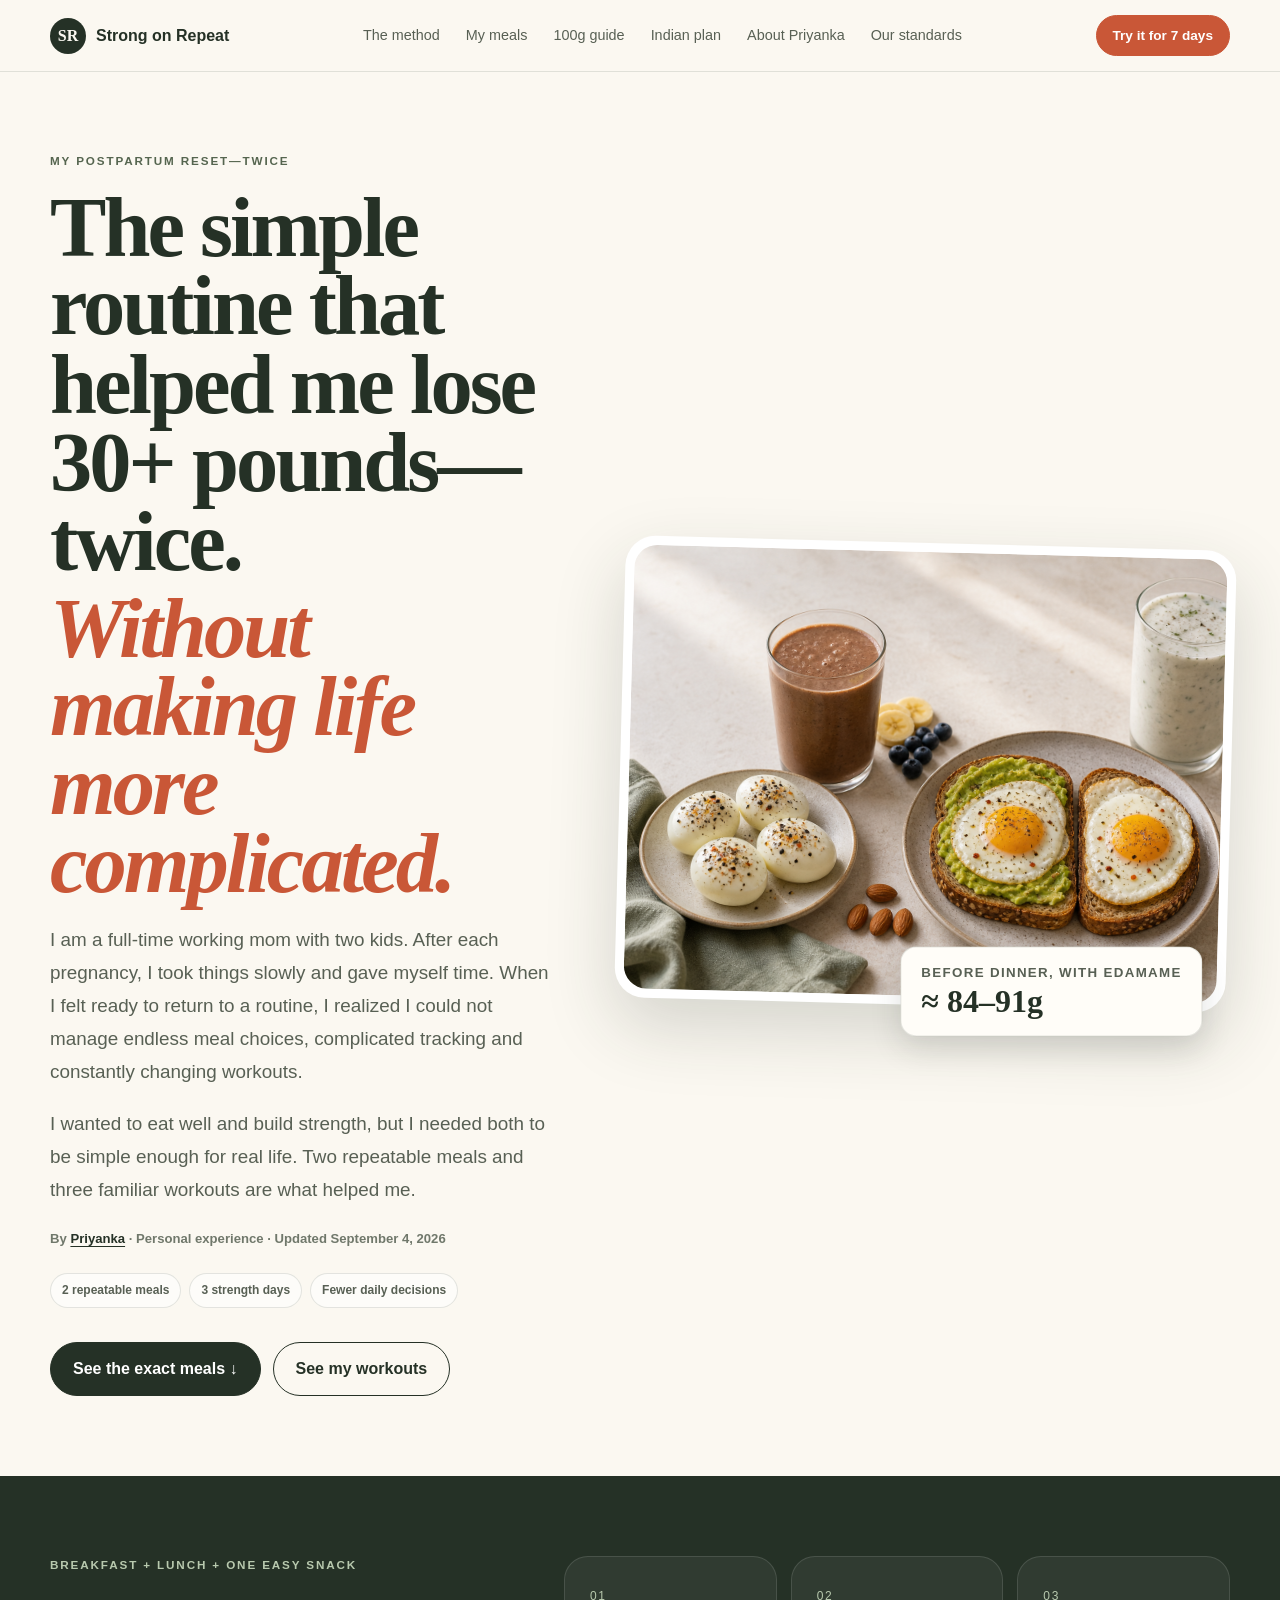
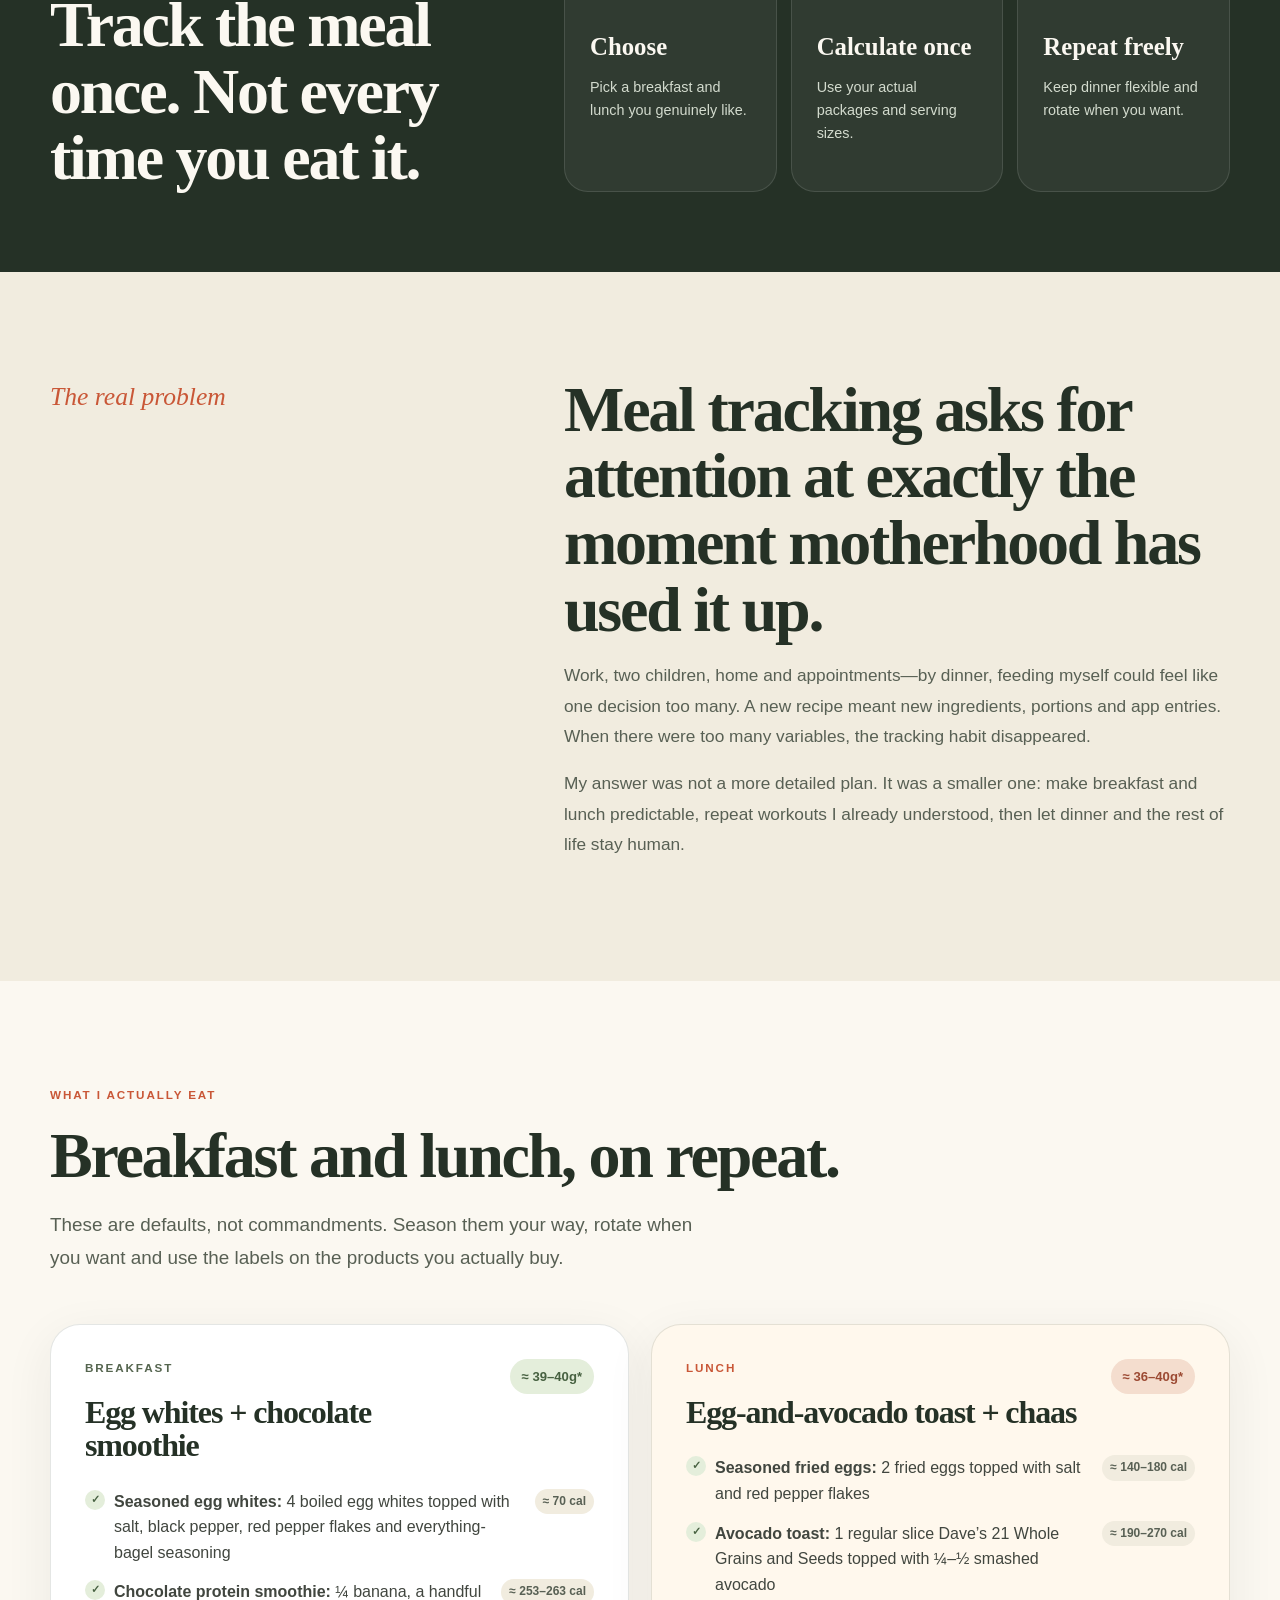
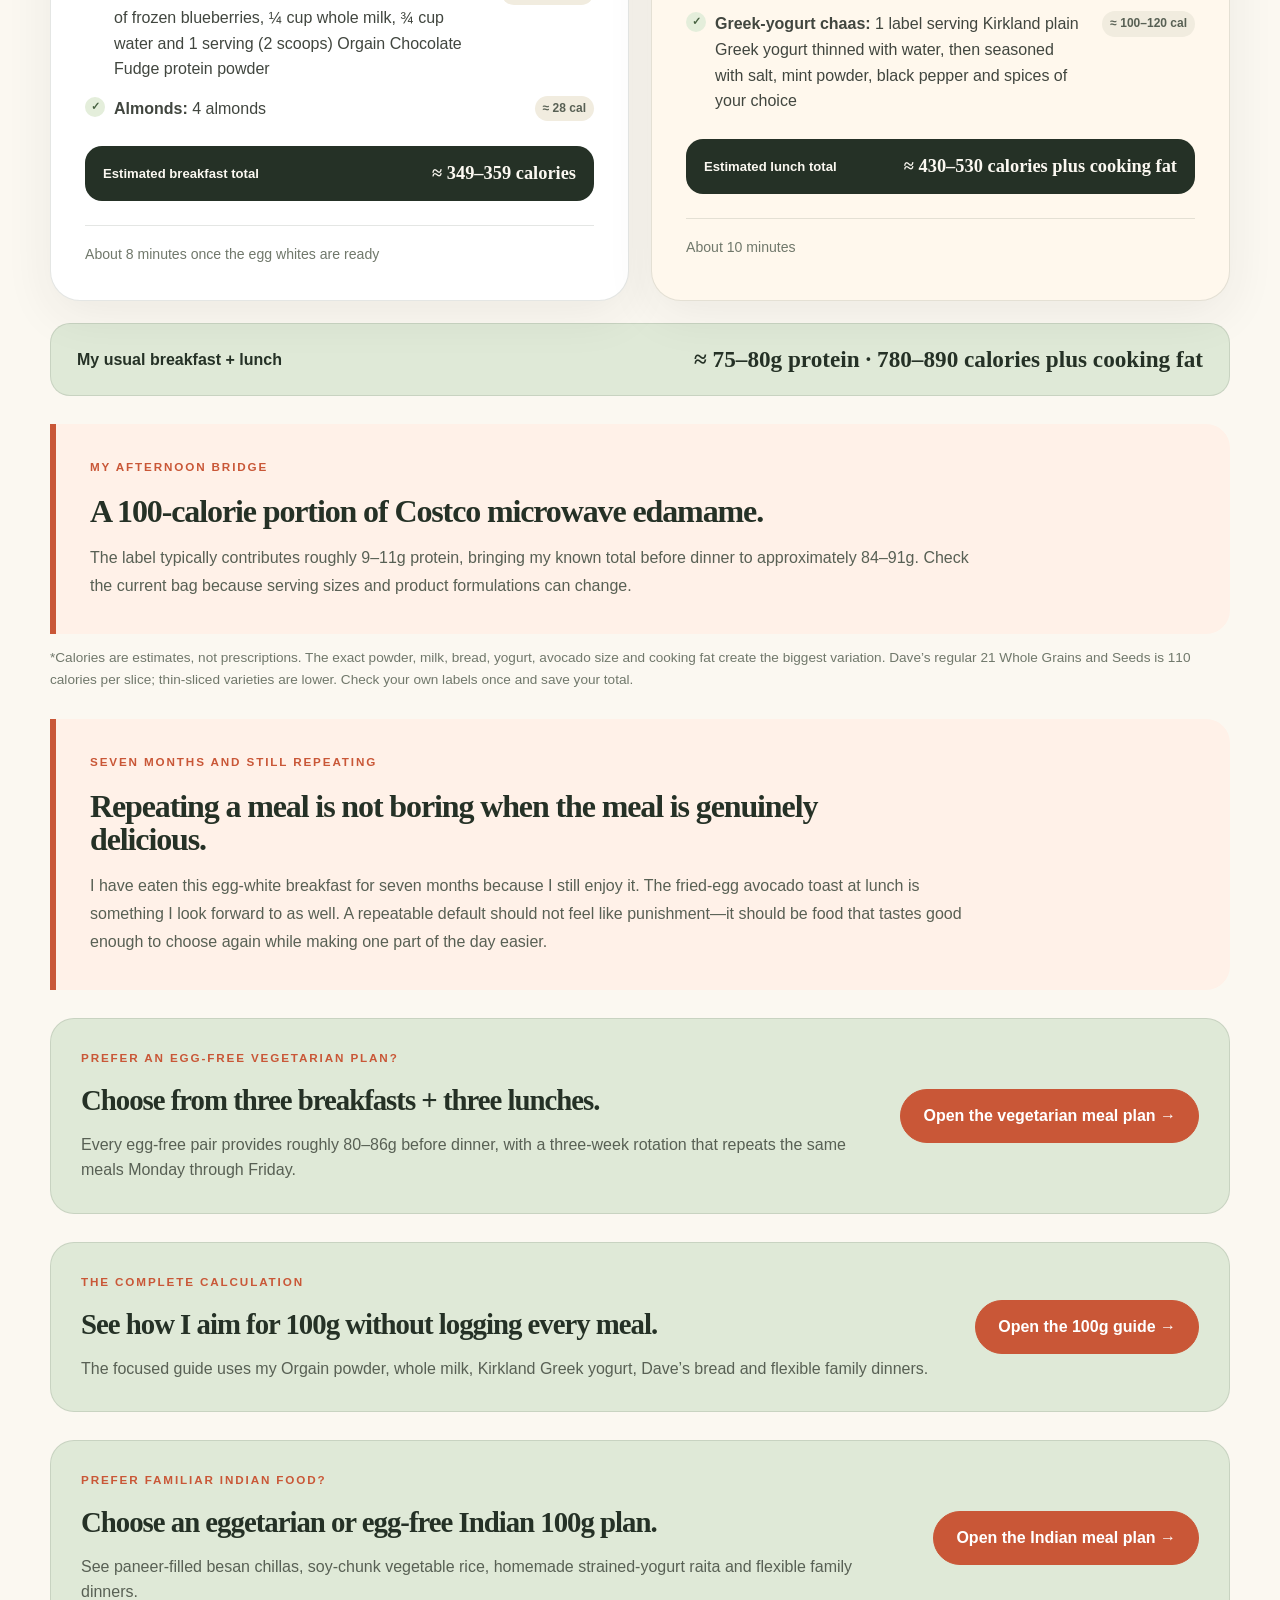
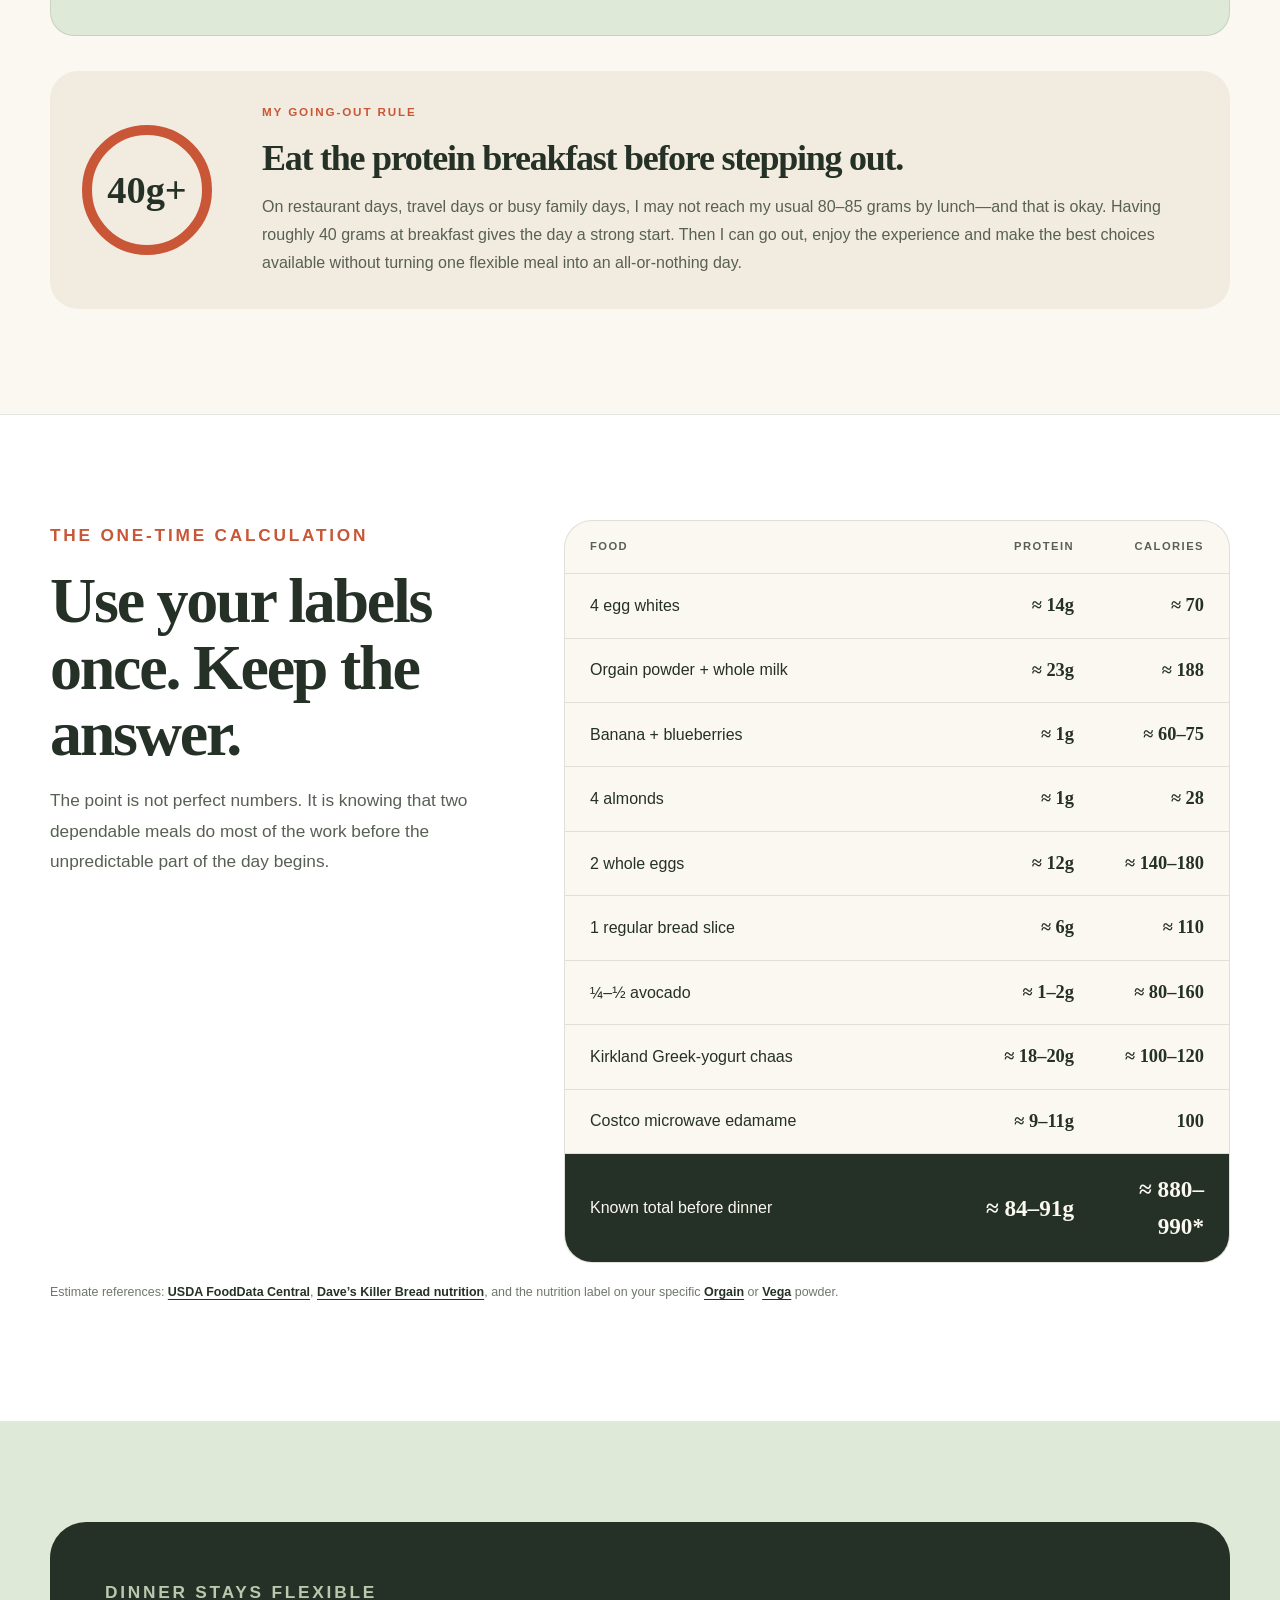
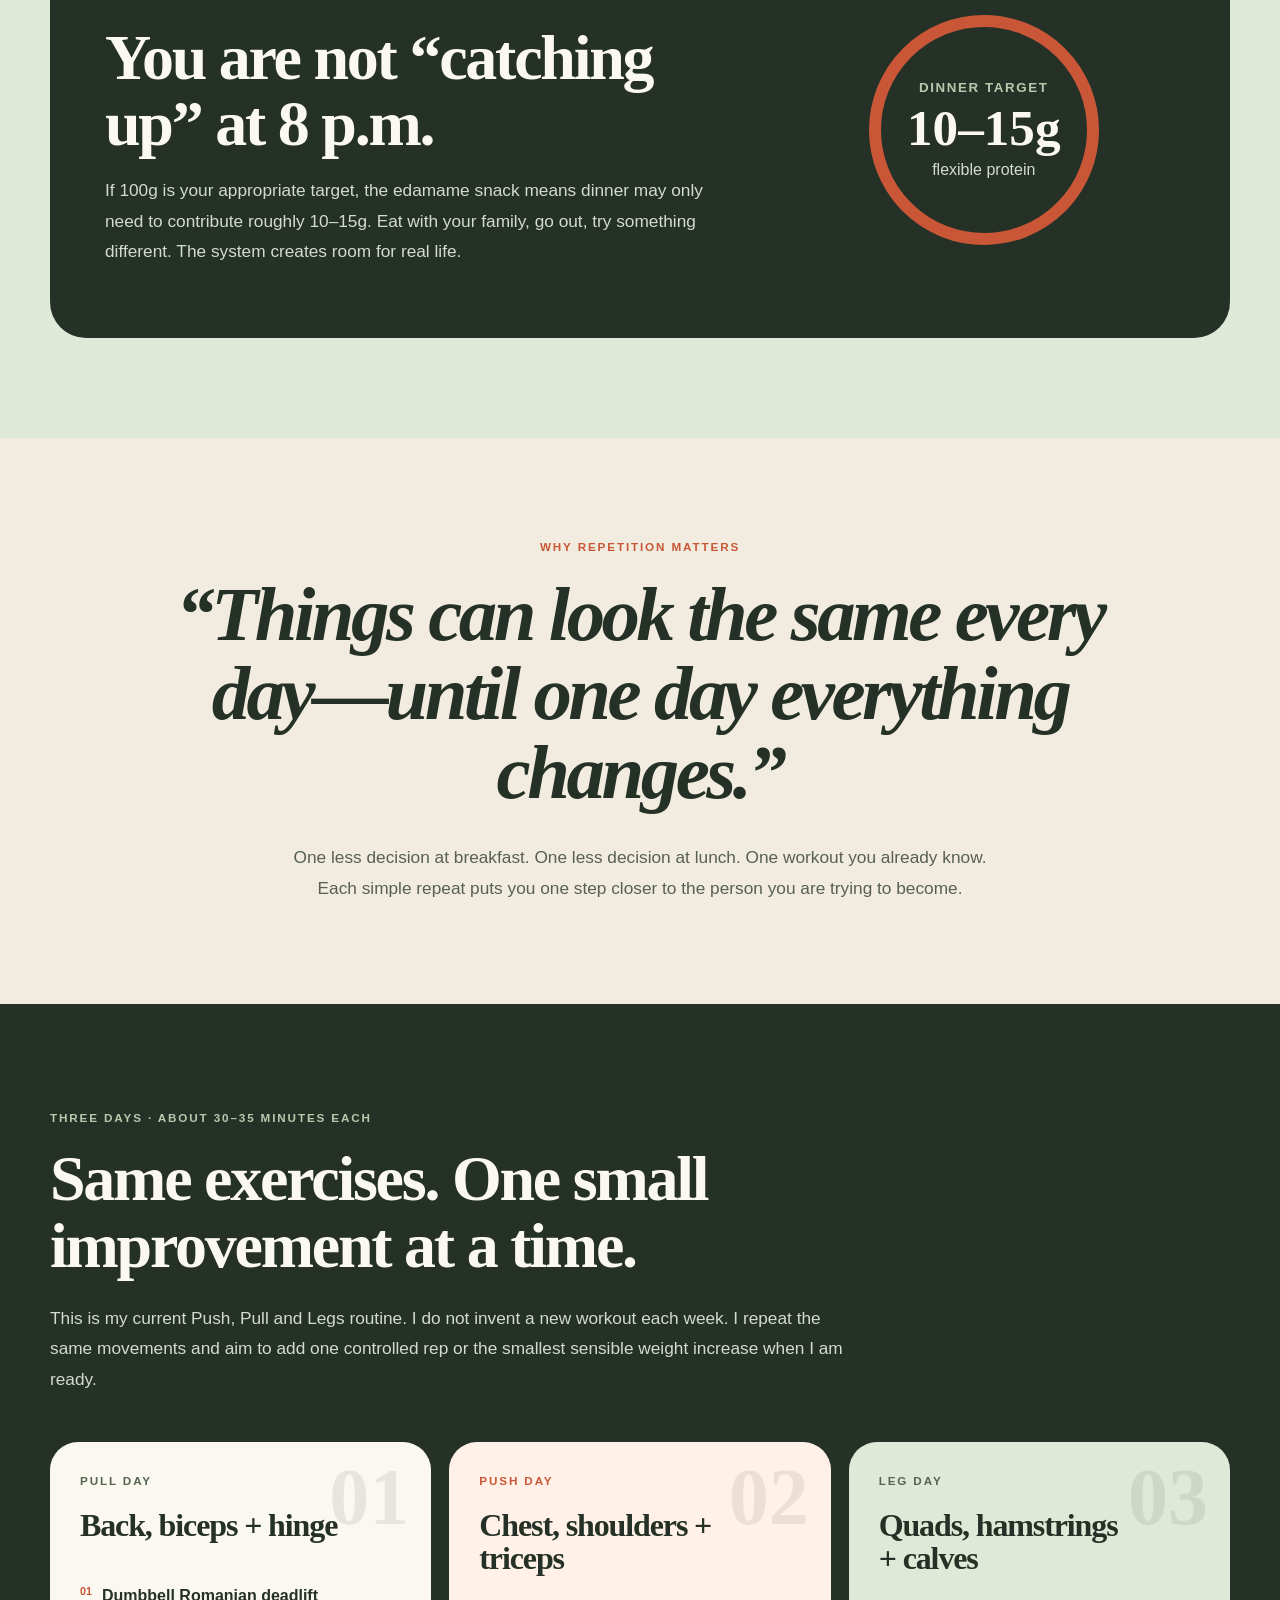
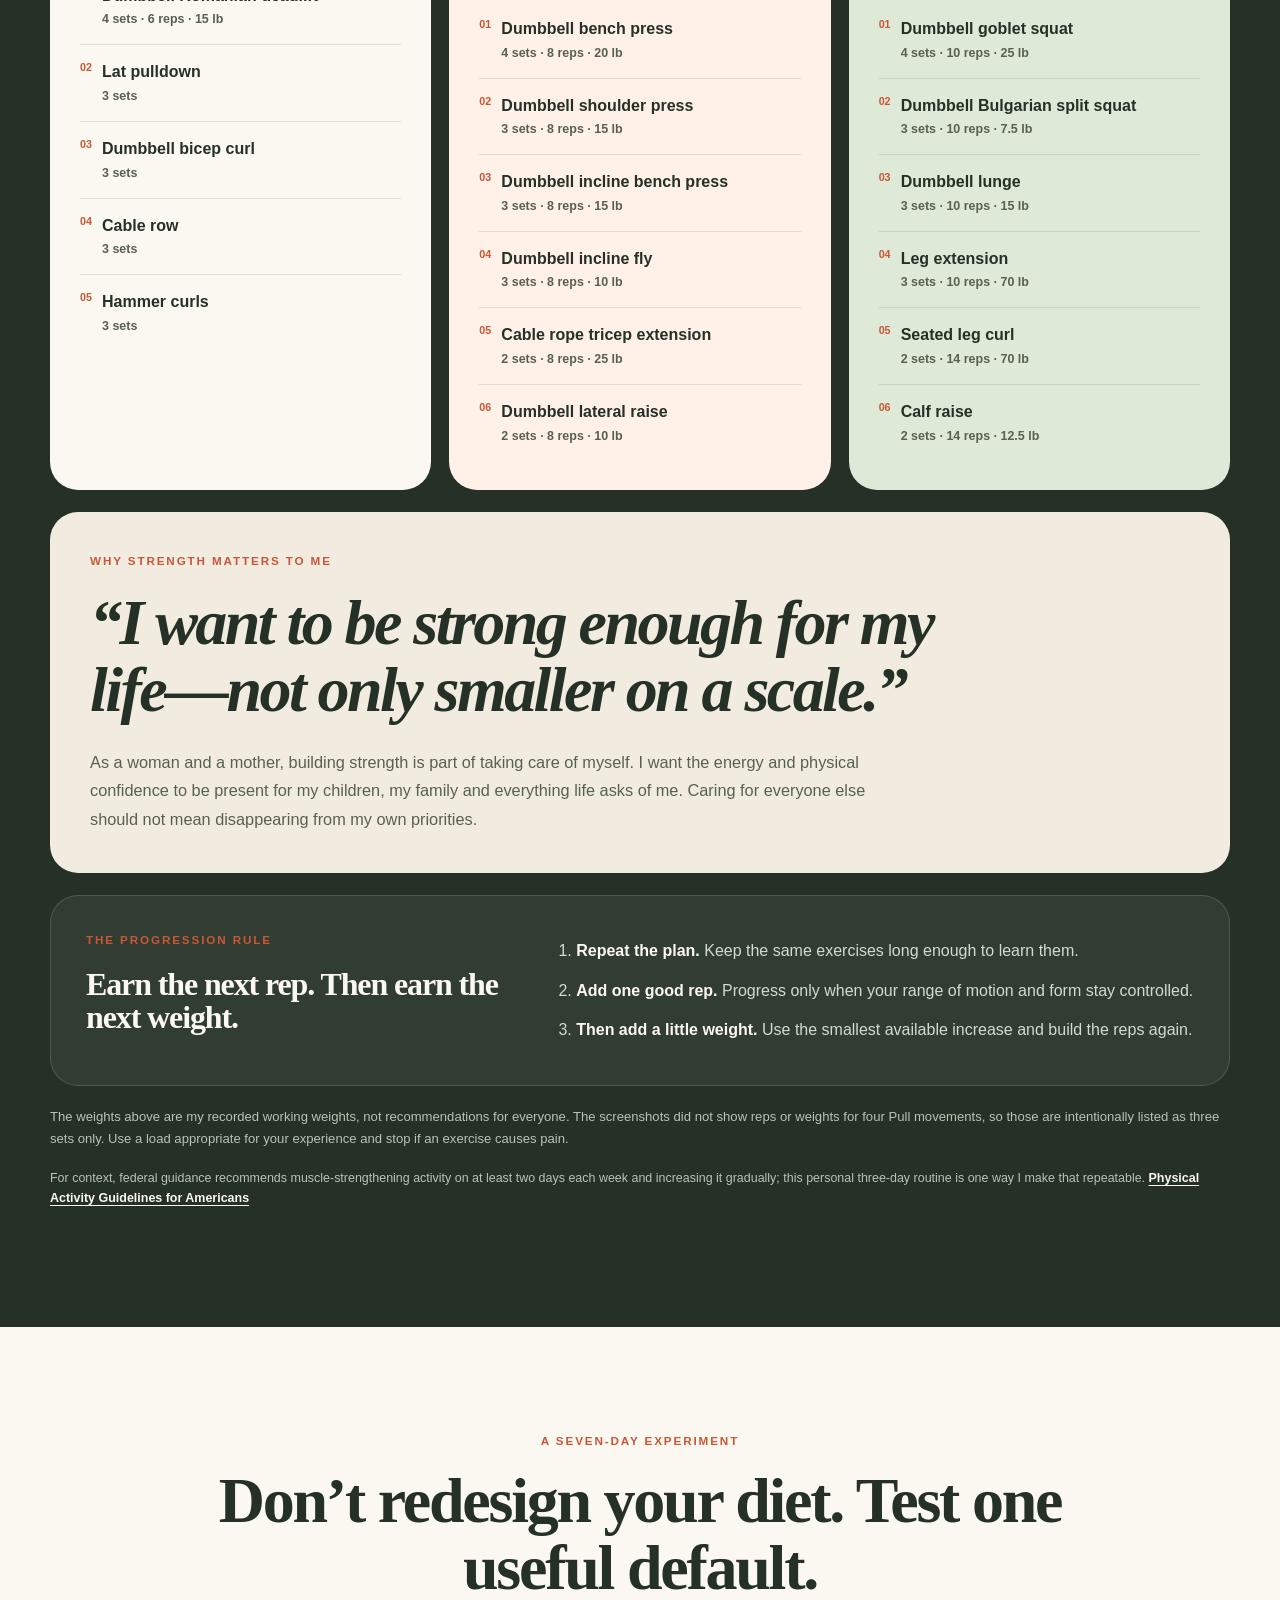
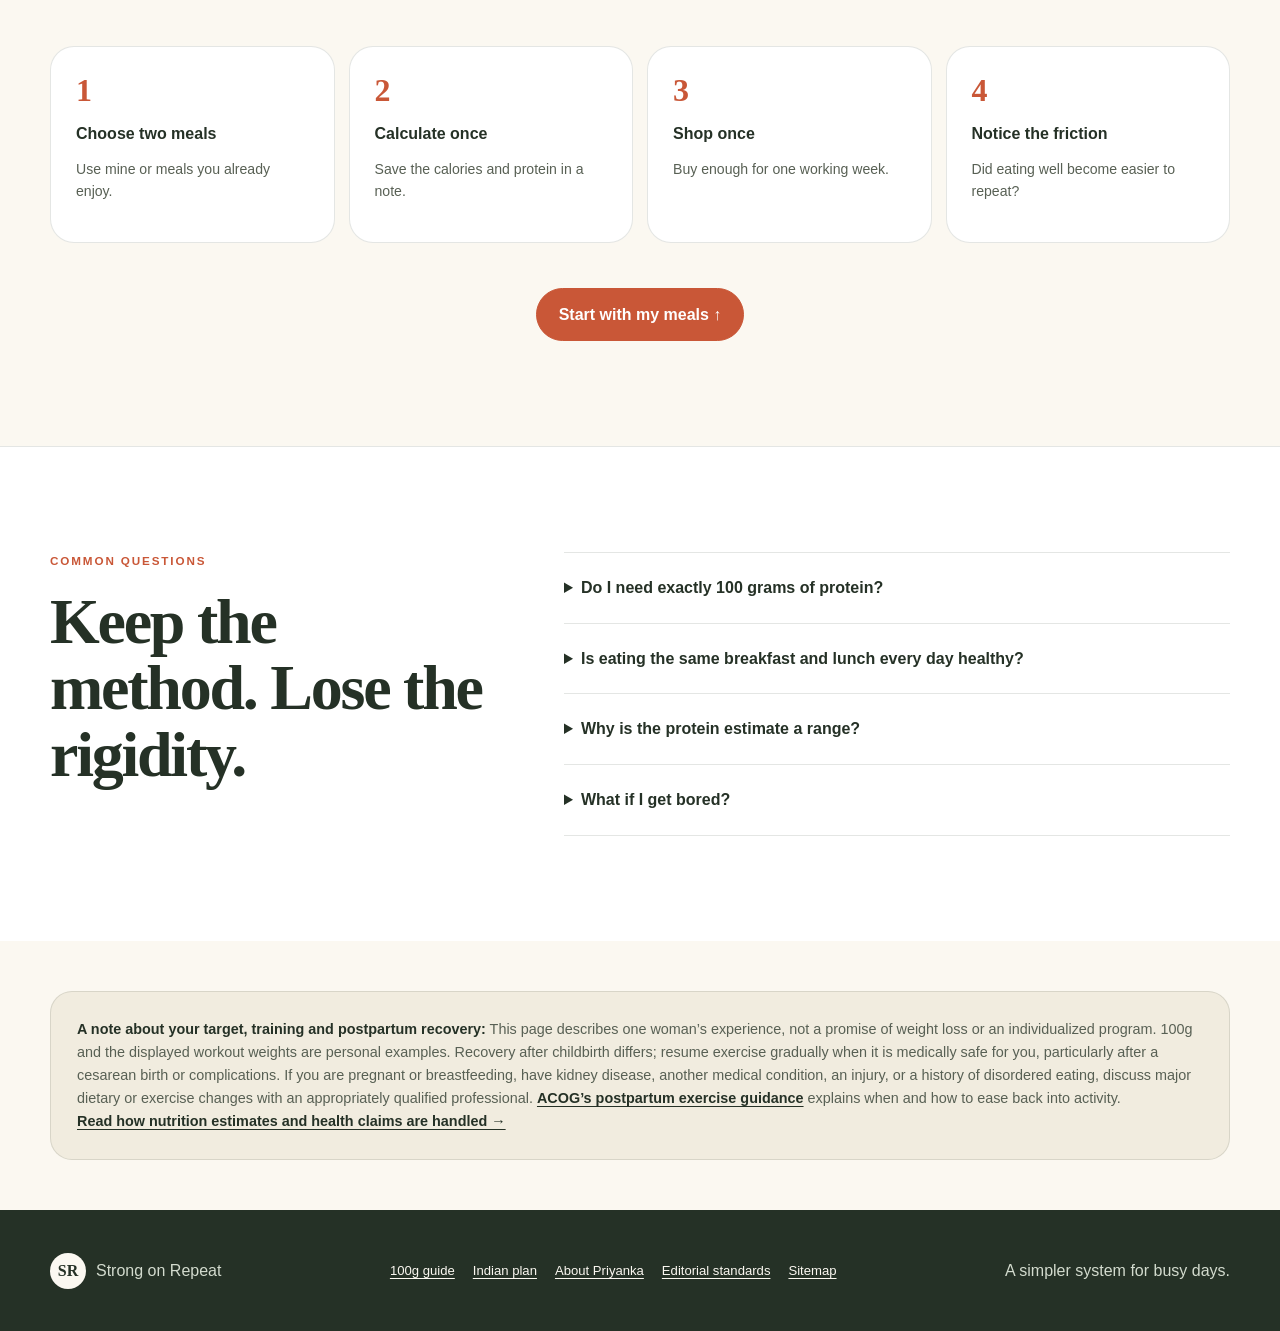
<file: index.html>
<!doctype html>
<html lang="en">
<head>
  <meta charset="utf-8">
  <meta name="viewport" content="width=device-width, initial-scale=1">
  <title>Strong on Repeat | Priyanka’s Simple Food and Strength Routine</title>
  <meta name="description" content="A full-time working mom’s personal postpartum story: repeatable high-protein meals and three short strength workouts that helped her lose 30+ pounds twice.">
  <meta name="keywords" content="repeatable protein, working mom healthy routine, repeatable meals, postpartum strength routine">
  <link rel="canonical" href="https://strongonrepeat.com/">
  <link rel="icon" href="assets/favicon.svg" type="image/svg+xml">
  <link rel="stylesheet" href="styles.css">
  <meta property="og:type" content="article">
  <meta property="og:title" content="The simple routine that helped me lose 30+ pounds—twice.">
  <meta property="og:description" content="A working mom’s repeatable meals and three short strength workouts after two pregnancies.">
  <meta property="og:url" content="https://strongonrepeat.com/">
  <meta property="og:image" content="https://strongonrepeat.com/assets/repeatable-breakfast-lunch.png">
  <meta name="twitter:card" content="summary_large_image">
  <script type="application/ld+json">
  {
    "@context": "https://schema.org",
    "@type": "Article",
    "headline": "The Simple Food and Strength Routine That Helped Me Lose 30+ Pounds Twice",
    "description": "A full-time working mom’s repeatable meals and three short strength workouts after two pregnancies.",
    "image": "https://strongonrepeat.com/assets/repeatable-breakfast-lunch.png",
    "author": {"@type": "Person", "name": "Priyanka", "url": "https://strongonrepeat.com/about/"},
    "publisher": {"@type": "Organization", "name": "Strong on Repeat"},
    "dateModified": "2026-09-04",
    "mainEntityOfPage": "https://strongonrepeat.com/"
  }
  </script>
</head>
<body>
  <header class="site-header">
    <a class="brand" href="#top" aria-label="Strong on Repeat home"><span>SR</span> Strong on Repeat</a>
    <nav aria-label="Main navigation">
      <a href="#method">The method</a>
      <a href="#meals">My meals</a>
      <a href="100g-protein-without-tracking/">100g guide</a>
      <a href="100g-protein-indian-diet/">Indian plan</a>
      <a href="about/">About Priyanka</a>
      <a href="editorial-methodology/">Our standards</a>
    </nav>
    <a class="button button-small button-rust" href="#try-it">Try it for 7 days</a>
  </header>

  <main id="top">
    <section class="hero wrap">
      <div>
        <p class="eyebrow">My postpartum reset—twice</p>
        <h1>The simple routine that helped me lose 30+ pounds—twice. <em>Without making life more complicated.</em></h1>
        <p class="lead">I am a full-time working mom with two kids. After each pregnancy, I took things slowly and gave myself time. When I felt ready to return to a routine, I realized I could not manage endless meal choices, complicated tracking and constantly changing workouts.</p>
        <p class="lead personal-lead">I wanted to eat well and build strength, but I needed both to be simple enough for real life. Two repeatable meals and three familiar workouts are what helped me.</p>
        <p class="byline">By <a href="about/">Priyanka</a> · Personal experience · Updated September 4, 2026</p>
        <div class="personal-context" aria-label="The routine at a glance">
          <span>2 repeatable meals</span>
          <span>3 strength days</span>
          <span>Fewer daily decisions</span>
        </div>
        <div class="actions">
          <a class="button" href="#meals">See the exact meals ↓</a>
          <a class="button button-outline" href="#workouts">See my workouts</a>
        </div>
      </div>
      <figure class="hero-image">
        <img src="assets/repeatable-breakfast-lunch.png" alt="Seasoned egg whites and a chocolate protein smoothie for breakfast, with fried eggs on avocado toast and Greek-yogurt chaas for lunch">
        <figcaption><small>Before dinner, with edamame</small><strong>≈ 84–91g</strong></figcaption>
      </figure>
    </section>

    <section id="method" class="dark-section">
      <div class="wrap method-grid">
        <div>
          <p class="eyebrow light">Breakfast + lunch + one easy snack</p>
          <h2>Track the meal once. Not every time you eat it.</h2>
        </div>
        <ol class="method-steps">
          <li><span>01</span><strong>Choose</strong><p>Pick a breakfast and lunch you genuinely like.</p></li>
          <li><span>02</span><strong>Calculate once</strong><p>Use your actual packages and serving sizes.</p></li>
          <li><span>03</span><strong>Repeat freely</strong><p>Keep dinner flexible and rotate when you want.</p></li>
        </ol>
      </div>
    </section>

    <section class="story-section">
      <div class="wrap story-grid">
        <p class="story-label">The real problem</p>
        <div>
          <h2>Meal tracking asks for attention at exactly the moment motherhood has used it up.</h2>
          <p>Work, two children, home and appointments—by dinner, feeding myself could feel like one decision too many. A new recipe meant new ingredients, portions and app entries. When there were too many variables, the tracking habit disappeared.</p>
          <p>My answer was not a more detailed plan. It was a smaller one: make breakfast and lunch predictable, repeat workouts I already understood, then let dinner and the rest of life stay human.</p>
        </div>
      </div>
    </section>

    <section id="meals" class="wrap section">
      <p class="eyebrow rust">What I actually eat</p>
      <h2>Breakfast and lunch, on repeat.</h2>
      <p class="section-intro">These are defaults, not commandments. Season them your way, rotate when you want and use the labels on the products you actually buy.</p>

      <div class="meal-grid">
        <article class="card">
          <div class="card-heading">
            <div><p class="eyebrow">Breakfast</p><h3>Egg whites + chocolate smoothie</h3></div>
            <strong class="protein green">≈ 39–40g*</strong>
          </div>
          <ul class="ingredients">
            <li><span><strong>Seasoned egg whites:</strong> 4 boiled egg whites topped with salt, black pepper, red pepper flakes and everything-bagel seasoning</span><span class="food-calories">≈ 70 cal</span></li>
            <li><span><strong>Chocolate protein smoothie:</strong> ¼ banana, a handful of frozen blueberries, ¼ cup whole milk, ¾ cup water and 1 serving (2 scoops) Orgain Chocolate Fudge protein powder</span><span class="food-calories">≈ 253–263 cal</span></li>
            <li><span><strong>Almonds:</strong> 4 almonds</span><span class="food-calories">≈ 28 cal</span></li>
          </ul>
          <div class="meal-total"><span>Estimated breakfast total</span><strong>≈ 349–359 calories</strong></div>
          <p class="time">About 8 minutes once the egg whites are ready</p>
        </article>

        <article class="card warm-card">
          <div class="card-heading">
            <div><p class="eyebrow rust">Lunch</p><h3>Egg-and-avocado toast + chaas</h3></div>
            <strong class="protein peach">≈ 36–40g*</strong>
          </div>
          <ul class="ingredients">
            <li><span><strong>Seasoned fried eggs:</strong> 2 fried eggs topped with salt and red pepper flakes</span><span class="food-calories">≈ 140–180 cal</span></li>
            <li><span><strong>Avocado toast:</strong> 1 regular slice Dave’s 21 Whole Grains and Seeds topped with ¼–½ smashed avocado</span><span class="food-calories">≈ 190–270 cal</span></li>
            <li><span><strong>Greek-yogurt chaas:</strong> 1 label serving Kirkland plain Greek yogurt thinned with water, then seasoned with salt, mint powder, black pepper and spices of your choice</span><span class="food-calories">≈ 100–120 cal</span></li>
          </ul>
          <div class="meal-total"><span>Estimated lunch total</span><strong>≈ 430–530 calories plus cooking fat</strong></div>
          <p class="time">About 10 minutes</p>
        </article>
      </div>
      <div class="combined-total"><span>My usual breakfast + lunch</span><strong>≈ 75–80g protein · 780–890 calories plus cooking fat</strong></div>
      <aside class="seven-month-note">
        <p class="eyebrow rust">My afternoon bridge</p>
        <h3>A 100-calorie portion of Costco microwave edamame.</h3>
        <p>The label typically contributes roughly 9–11g protein, bringing my known total before dinner to approximately 84–91g. Check the current bag because serving sizes and product formulations can change.</p>
      </aside>
      <p class="note">*Calories are estimates, not prescriptions. The exact powder, milk, bread, yogurt, avocado size and cooking fat create the biggest variation. Dave’s regular 21 Whole Grains and Seeds is 110 calories per slice; thin-sliced varieties are lower. Check your own labels once and save your total.</p>

      <aside class="seven-month-note">
        <p class="eyebrow rust">Seven months and still repeating</p>
        <h3>Repeating a meal is not boring when the meal is genuinely delicious.</h3>
        <p>I have eaten this egg-white breakfast for seven months because I still enjoy it. The fried-egg avocado toast at lunch is something I look forward to as well. A repeatable default should not feel like punishment—it should be food that tastes good enough to choose again while making one part of the day easier.</p>
      </aside>

      <aside class="vegetarian-plan-link">
        <div>
          <p class="eyebrow rust">Prefer an egg-free vegetarian plan?</p>
          <h3>Choose from three breakfasts + three lunches.</h3>
          <p>Every egg-free pair provides roughly 80–86g before dinner, with a three-week rotation that repeats the same meals Monday through Friday.</p>
        </div>
        <a class="button button-rust" href="high-protein-vegetarian-meal-plan/">Open the vegetarian meal plan →</a>
      </aside>

      <aside class="vegetarian-plan-link">
        <div>
          <p class="eyebrow rust">The complete calculation</p>
          <h3>See how I aim for 100g without logging every meal.</h3>
          <p>The focused guide uses my Orgain powder, whole milk, Kirkland Greek yogurt, Dave’s bread and flexible family dinners.</p>
        </div>
        <a class="button button-rust" href="100g-protein-without-tracking/">Open the 100g guide →</a>
      </aside>

      <aside class="vegetarian-plan-link">
        <div>
          <p class="eyebrow rust">Prefer familiar Indian food?</p>
          <h3>Choose an eggetarian or egg-free Indian 100g plan.</h3>
          <p>See paneer-filled besan chillas, soy-chunk vegetable rice, homemade strained-yogurt raita and flexible family dinners.</p>
        </div>
        <a class="button button-rust" href="100g-protein-indian-diet/">Open the Indian meal plan →</a>
      </aside>

      <aside class="go-out-tip">
        <div class="tip-number">40g+</div>
        <div>
          <p class="eyebrow rust">My going-out rule</p>
          <h3>Eat the protein breakfast before stepping out.</h3>
          <p>On restaurant days, travel days or busy family days, I may not reach my usual 80–85 grams by lunch—and that is okay. Having roughly 40 grams at breakfast gives the day a strong start. Then I can go out, enjoy the experience and make the best choices available without turning one flexible meal into an all-or-nothing day.</p>
        </div>
      </aside>
    </section>

    <section class="math-section">
      <div class="wrap math-grid">
        <div>
          <p class="eyebrow rust">The one-time calculation</p>
          <h2>Use your labels once. Keep the answer.</h2>
          <p>The point is not perfect numbers. It is knowing that two dependable meals do most of the work before the unpredictable part of the day begins.</p>
        </div>
        <div class="protein-table" role="table" aria-label="Typical protein and calories by food">
          <div class="table-head" role="row"><span>Food</span><span>Protein</span><span>Calories</span></div>
          <div role="row"><span>4 egg whites</span><strong>≈ 14g</strong><strong>≈ 70</strong></div>
          <div role="row"><span>Orgain powder + whole milk</span><strong>≈ 23g</strong><strong>≈ 188</strong></div>
          <div role="row"><span>Banana + blueberries</span><strong>≈ 1g</strong><strong>≈ 60–75</strong></div>
          <div role="row"><span>4 almonds</span><strong>≈ 1g</strong><strong>≈ 28</strong></div>
          <div role="row"><span>2 whole eggs</span><strong>≈ 12g</strong><strong>≈ 140–180</strong></div>
          <div role="row"><span>1 regular bread slice</span><strong>≈ 6g</strong><strong>≈ 110</strong></div>
          <div role="row"><span>¼–½ avocado</span><strong>≈ 1–2g</strong><strong>≈ 80–160</strong></div>
          <div role="row"><span>Kirkland Greek-yogurt chaas</span><strong>≈ 18–20g</strong><strong>≈ 100–120</strong></div>
          <div role="row"><span>Costco microwave edamame</span><strong>≈ 9–11g</strong><strong>100</strong></div>
          <div class="table-total" role="row"><span>Known total before dinner</span><strong>≈ 84–91g</strong><strong>≈ 880–990*</strong></div>
        </div>
      </div>
      <p class="source-note wrap">Estimate references: <a href="https://fdc.nal.usda.gov/">USDA FoodData Central</a>, <a href="https://www.daveskillerbread.com/nutrition">Dave’s Killer Bread nutrition</a>, and the nutrition label on your specific <a href="https://orgain.com/collections/protein-powders">Orgain</a> or <a href="https://myvega.com/collections/protein-powders">Vega</a> powder.</p>
    </section>

    <section class="dinner-section">
      <div class="wrap dinner-box">
        <div>
          <p class="eyebrow light">Dinner stays flexible</p>
          <h2>You are not “catching up” at 8 p.m.</h2>
          <p>If 100g is your appropriate target, the edamame snack means dinner may only need to contribute roughly 10–15g. Eat with your family, go out, try something different. The system creates room for real life.</p>
        </div>
        <div class="dinner-target"><small>Dinner target</small><strong>10–15g</strong><span>flexible protein</span></div>
      </div>
    </section>

    <section class="motivation-section">
      <div class="wrap motivation-box">
        <p class="eyebrow rust">Why repetition matters</p>
        <blockquote>“Things can look the same every day—until one day everything changes.”</blockquote>
        <p>One less decision at breakfast. One less decision at lunch. One workout you already know. Each simple repeat puts you one step closer to the person you are trying to become.</p>
      </div>
    </section>

    <section id="workouts" class="workout-section">
      <div class="wrap">
        <p class="eyebrow light">Three days · about 30–35 minutes each</p>
        <h2>Same exercises. One small improvement at a time.</h2>
        <p class="workout-intro">This is my current Push, Pull and Legs routine. I do not invent a new workout each week. I repeat the same movements and aim to add one controlled rep or the smallest sensible weight increase when I am ready.</p>

        <div class="workout-grid">
          <article class="workout-card">
            <div class="day-number">01</div>
            <p class="eyebrow">Pull day</p>
            <h3>Back, biceps + hinge</h3>
            <ol class="exercise-list">
              <li><span>Dumbbell Romanian deadlift</span><strong>4 sets · 6 reps · 15 lb</strong></li>
              <li><span>Lat pulldown</span><strong>3 sets</strong></li>
              <li><span>Dumbbell bicep curl</span><strong>3 sets</strong></li>
              <li><span>Cable row</span><strong>3 sets</strong></li>
              <li><span>Hammer curls</span><strong>3 sets</strong></li>
            </ol>
          </article>

          <article class="workout-card accent-card">
            <div class="day-number">02</div>
            <p class="eyebrow rust">Push day</p>
            <h3>Chest, shoulders + triceps</h3>
            <ol class="exercise-list">
              <li><span>Dumbbell bench press</span><strong>4 sets · 8 reps · 20 lb</strong></li>
              <li><span>Dumbbell shoulder press</span><strong>3 sets · 8 reps · 15 lb</strong></li>
              <li><span>Dumbbell incline bench press</span><strong>3 sets · 8 reps · 15 lb</strong></li>
              <li><span>Dumbbell incline fly</span><strong>3 sets · 8 reps · 10 lb</strong></li>
              <li><span>Cable rope tricep extension</span><strong>2 sets · 8 reps · 25 lb</strong></li>
              <li><span>Dumbbell lateral raise</span><strong>2 sets · 8 reps · 10 lb</strong></li>
            </ol>
          </article>

          <article class="workout-card sage-card">
            <div class="day-number">03</div>
            <p class="eyebrow">Leg day</p>
            <h3>Quads, hamstrings + calves</h3>
            <ol class="exercise-list">
              <li><span>Dumbbell goblet squat</span><strong>4 sets · 10 reps · 25 lb</strong></li>
              <li><span>Dumbbell Bulgarian split squat</span><strong>3 sets · 10 reps · 7.5 lb</strong></li>
              <li><span>Dumbbell lunge</span><strong>3 sets · 10 reps · 15 lb</strong></li>
              <li><span>Leg extension</span><strong>3 sets · 10 reps · 70 lb</strong></li>
              <li><span>Seated leg curl</span><strong>2 sets · 14 reps · 70 lb</strong></li>
              <li><span>Calf raise</span><strong>2 sets · 14 reps · 12.5 lb</strong></li>
            </ol>
          </article>
        </div>

        <aside class="strength-why">
          <p class="eyebrow rust">Why strength matters to me</p>
          <blockquote>“I want to be strong enough for my life—not only smaller on a scale.”</blockquote>
          <p>As a woman and a mother, building strength is part of taking care of myself. I want the energy and physical confidence to be present for my children, my family and everything life asks of me. Caring for everyone else should not mean disappearing from my own priorities.</p>
        </aside>

        <div class="progression-box">
          <div>
            <p class="eyebrow rust">The progression rule</p>
            <h3>Earn the next rep. Then earn the next weight.</h3>
          </div>
          <ol>
            <li><strong>Repeat the plan.</strong> Keep the same exercises long enough to learn them.</li>
            <li><strong>Add one good rep.</strong> Progress only when your range of motion and form stay controlled.</li>
            <li><strong>Then add a little weight.</strong> Use the smallest available increase and build the reps again.</li>
          </ol>
        </div>
        <p class="workout-note">The weights above are my recorded working weights, not recommendations for everyone. The screenshots did not show reps or weights for four Pull movements, so those are intentionally listed as three sets only. Use a load appropriate for your experience and stop if an exercise causes pain.</p>
        <p class="source-note workout-source">For context, federal guidance recommends muscle-strengthening activity on at least two days each week and increasing it gradually; this personal three-day routine is one way I make that repeatable. <a href="https://health.gov/sites/default/files/2019-09/Physical_Activity_Guidelines_2nd_edition.pdf">Physical Activity Guidelines for Americans</a></p>
      </div>
    </section>

    <section id="try-it" class="wrap section center">
      <p class="eyebrow rust">A seven-day experiment</p>
      <h2>Don’t redesign your diet. Test one useful default.</h2>
      <ol class="experiment-grid">
        <li><span>1</span><strong>Choose two meals</strong><p>Use mine or meals you already enjoy.</p></li>
        <li><span>2</span><strong>Calculate once</strong><p>Save the calories and protein in a note.</p></li>
        <li><span>3</span><strong>Shop once</strong><p>Buy enough for one working week.</p></li>
        <li><span>4</span><strong>Notice the friction</strong><p>Did eating well become easier to repeat?</p></li>
      </ol>
      <a class="button button-rust" href="#meals">Start with my meals ↑</a>
    </section>

    <section id="questions" class="faq-section">
      <div class="wrap faq-grid">
        <div><p class="eyebrow rust">Common questions</p><h2>Keep the method. Lose the rigidity.</h2></div>
        <div class="faqs">
          <details><summary>Do I need exactly 100 grams of protein?</summary><p>No. One hundred grams is a memorable example, not a universal prescription. Your appropriate target depends on body size, activity, age, health and goals. The repeatable-meal method still works if your target is 70, 80 or 120 grams.</p></details>
          <details><summary>Is eating the same breakfast and lunch every day healthy?</summary><p>Repeating two meals can be compatible with a varied diet when dinner, produce and occasional rotations provide broader nutrients. The goal is a useful default—not a rule you can never break.</p></details>
          <details><summary>Why is the protein estimate a range?</summary><p>Protein powders, breads, milk and Greek yogurts vary by product and serving size. Check those four labels once, write down your total and reuse that number whenever you repeat the meal.</p></details>
          <details><summary>What if I get bored?</summary><p>Create two default breakfasts and two default lunches. Rotate weekly or whenever you want a change. Fewer choices is the benefit; zero choice is not the goal.</p></details>
        </div>
      </div>
    </section>

    <aside class="health-note wrap">
      <strong>A note about your target, training and postpartum recovery:</strong> This page describes one woman’s experience, not a promise of weight loss or an individualized program. 100g and the displayed workout weights are personal examples. Recovery after childbirth differs; resume exercise gradually when it is medically safe for you, particularly after a cesarean birth or complications. If you are pregnant or breastfeeding, have kidney disease, another medical condition, an injury, or a history of disordered eating, discuss major dietary or exercise changes with an appropriately qualified professional. <a href="https://www.acog.org/womens-health/faqs/exercise-after-pregnancy">ACOG’s postpartum exercise guidance</a> explains when and how to ease back into activity.
      <br><a href="editorial-methodology/">Read how nutrition estimates and health claims are handled →</a>
    </aside>
  </main>

  <footer><div class="wrap"><span><b>SR</b> Strong on Repeat</span><div class="footer-links"><a href="100g-protein-without-tracking/">100g guide</a><a href="100g-protein-indian-diet/">Indian plan</a><a href="about/">About Priyanka</a><a href="editorial-methodology/">Editorial standards</a><a href="sitemap.xml">Sitemap</a></div><p>A simpler system for busy days.</p></div></footer>
</body>
</html>
</file>
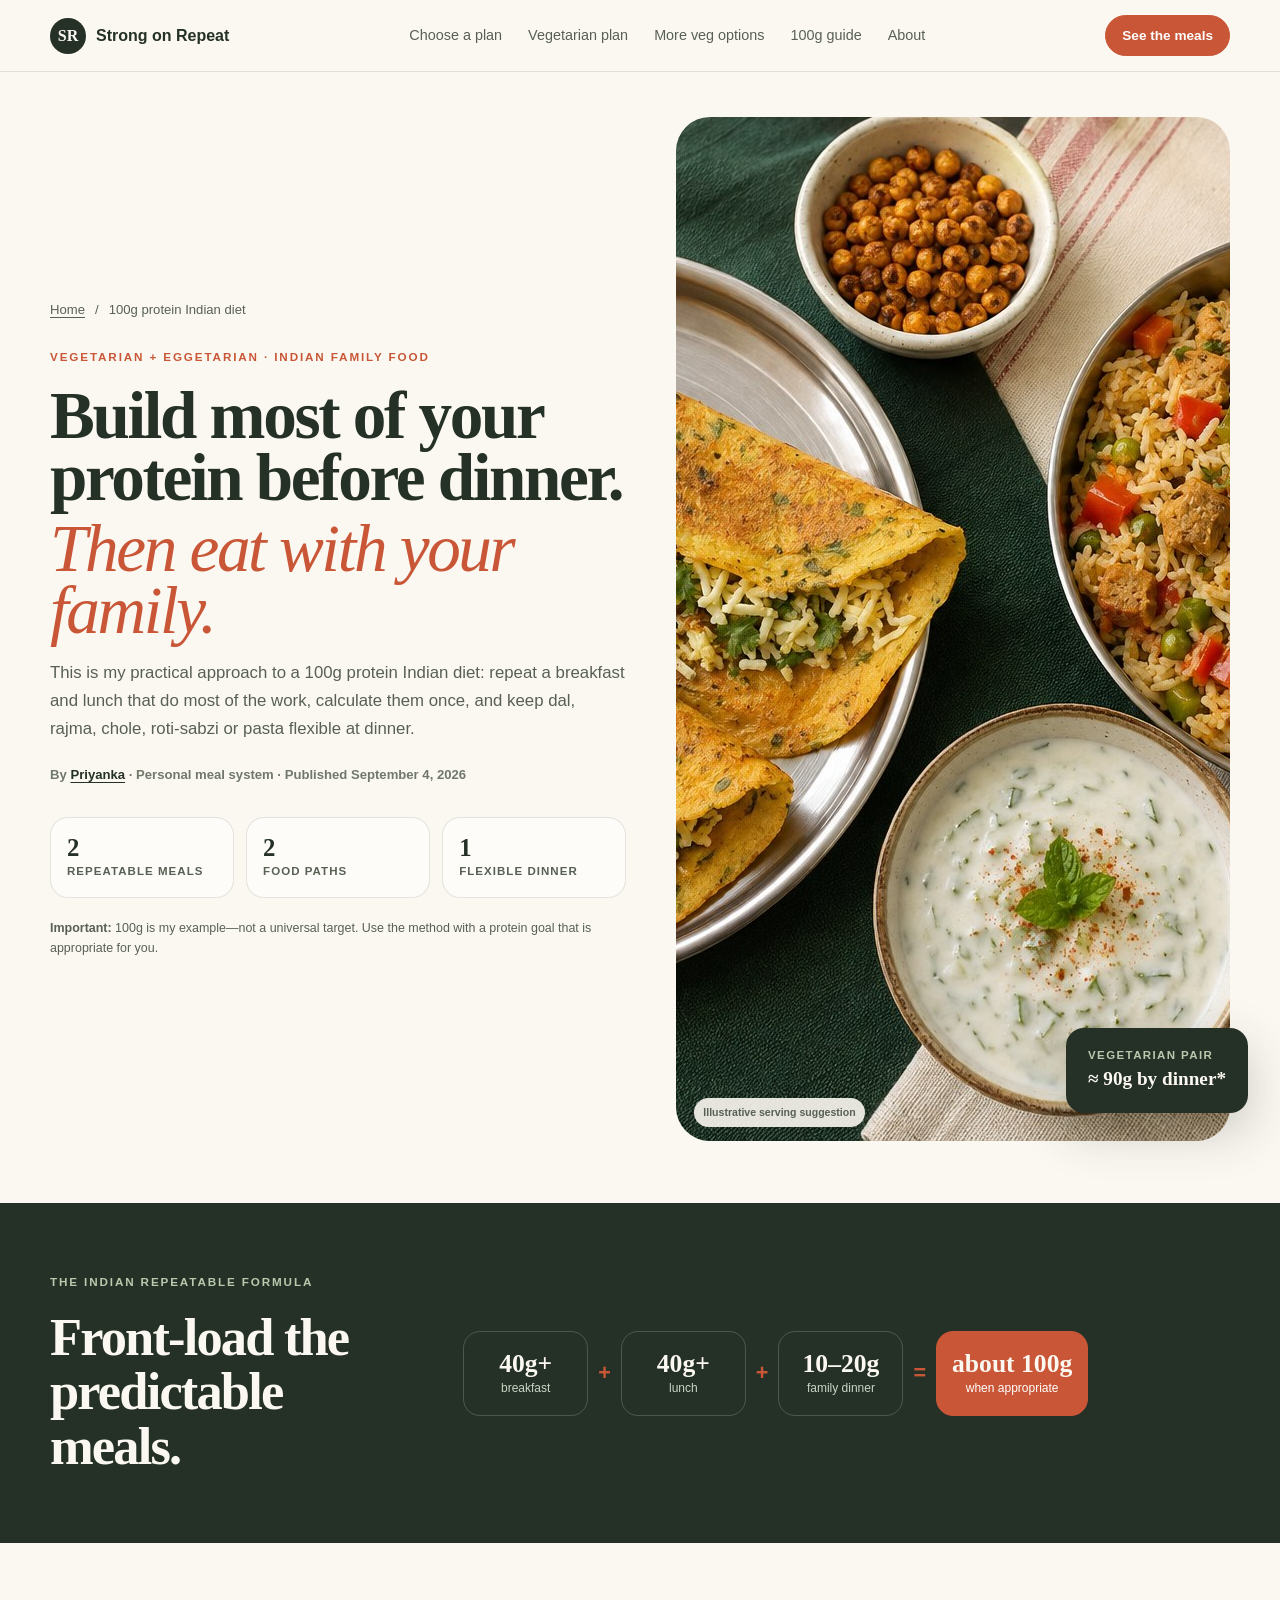
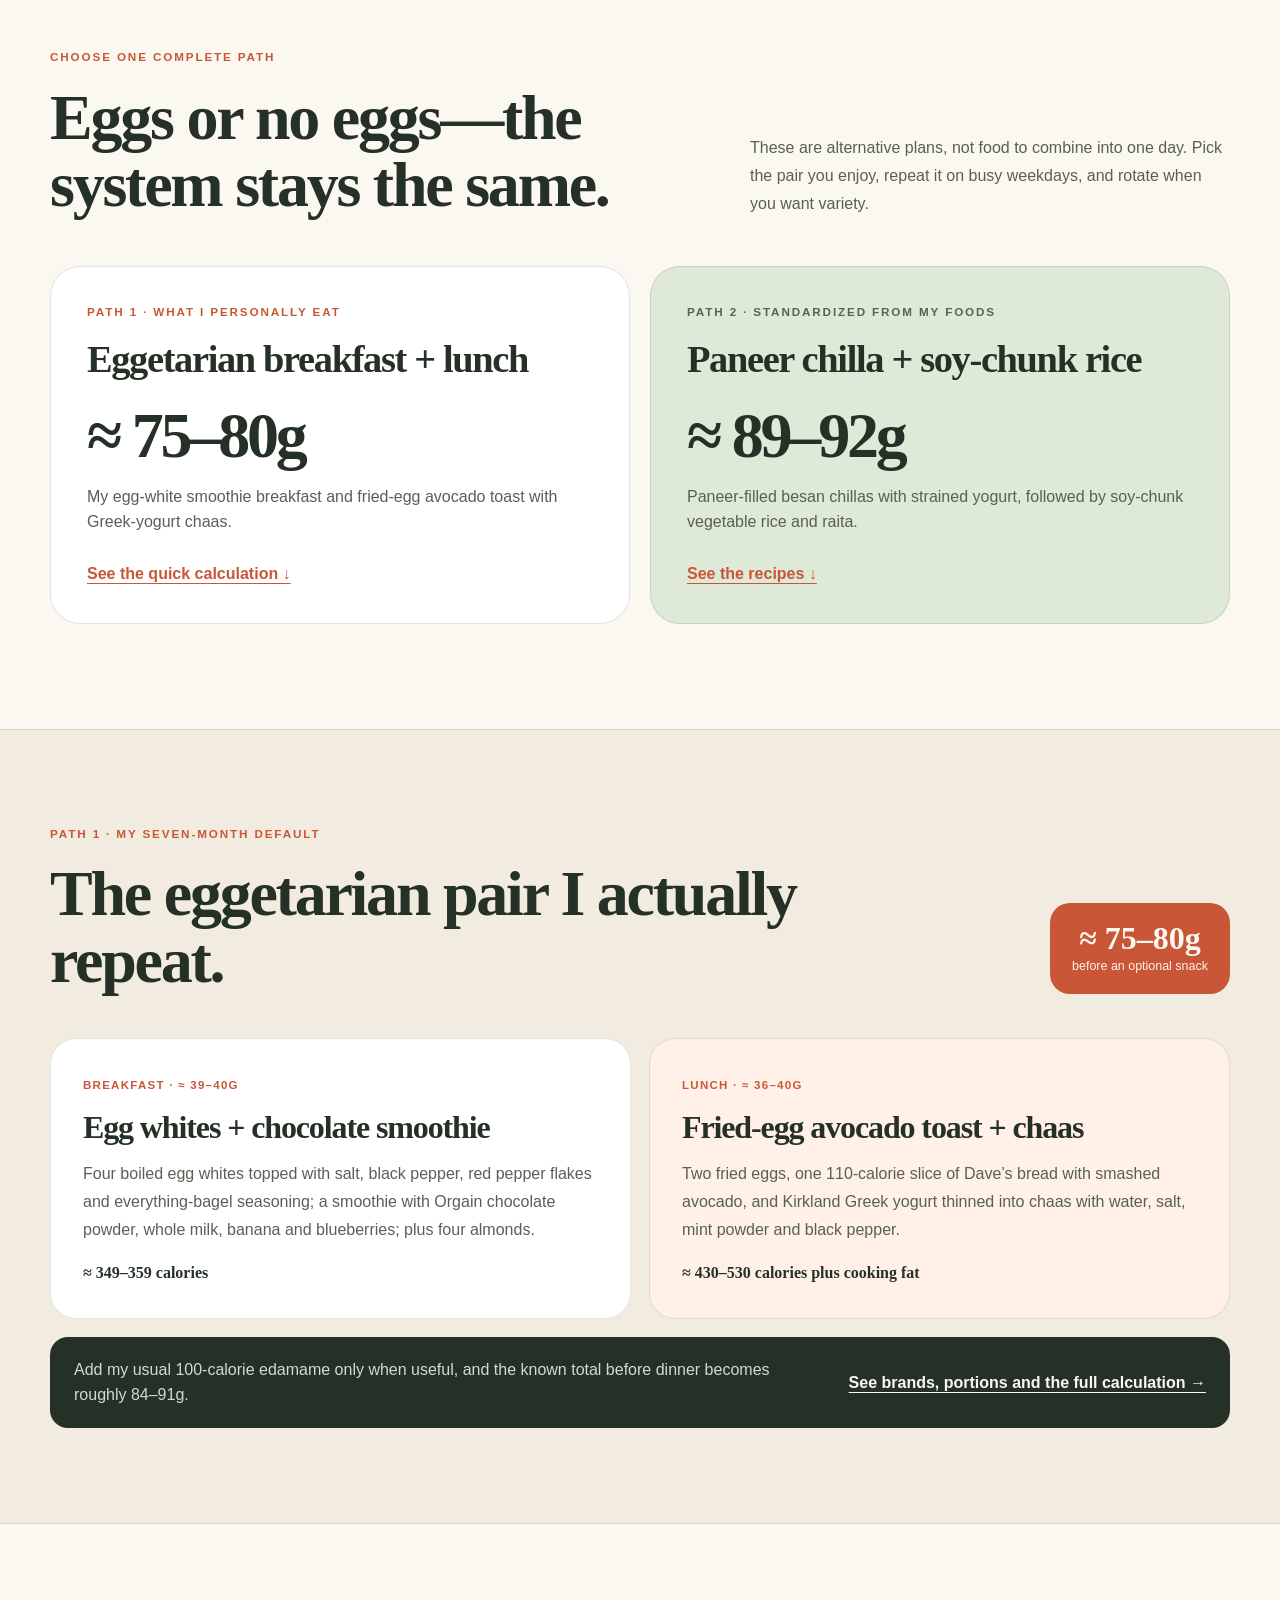
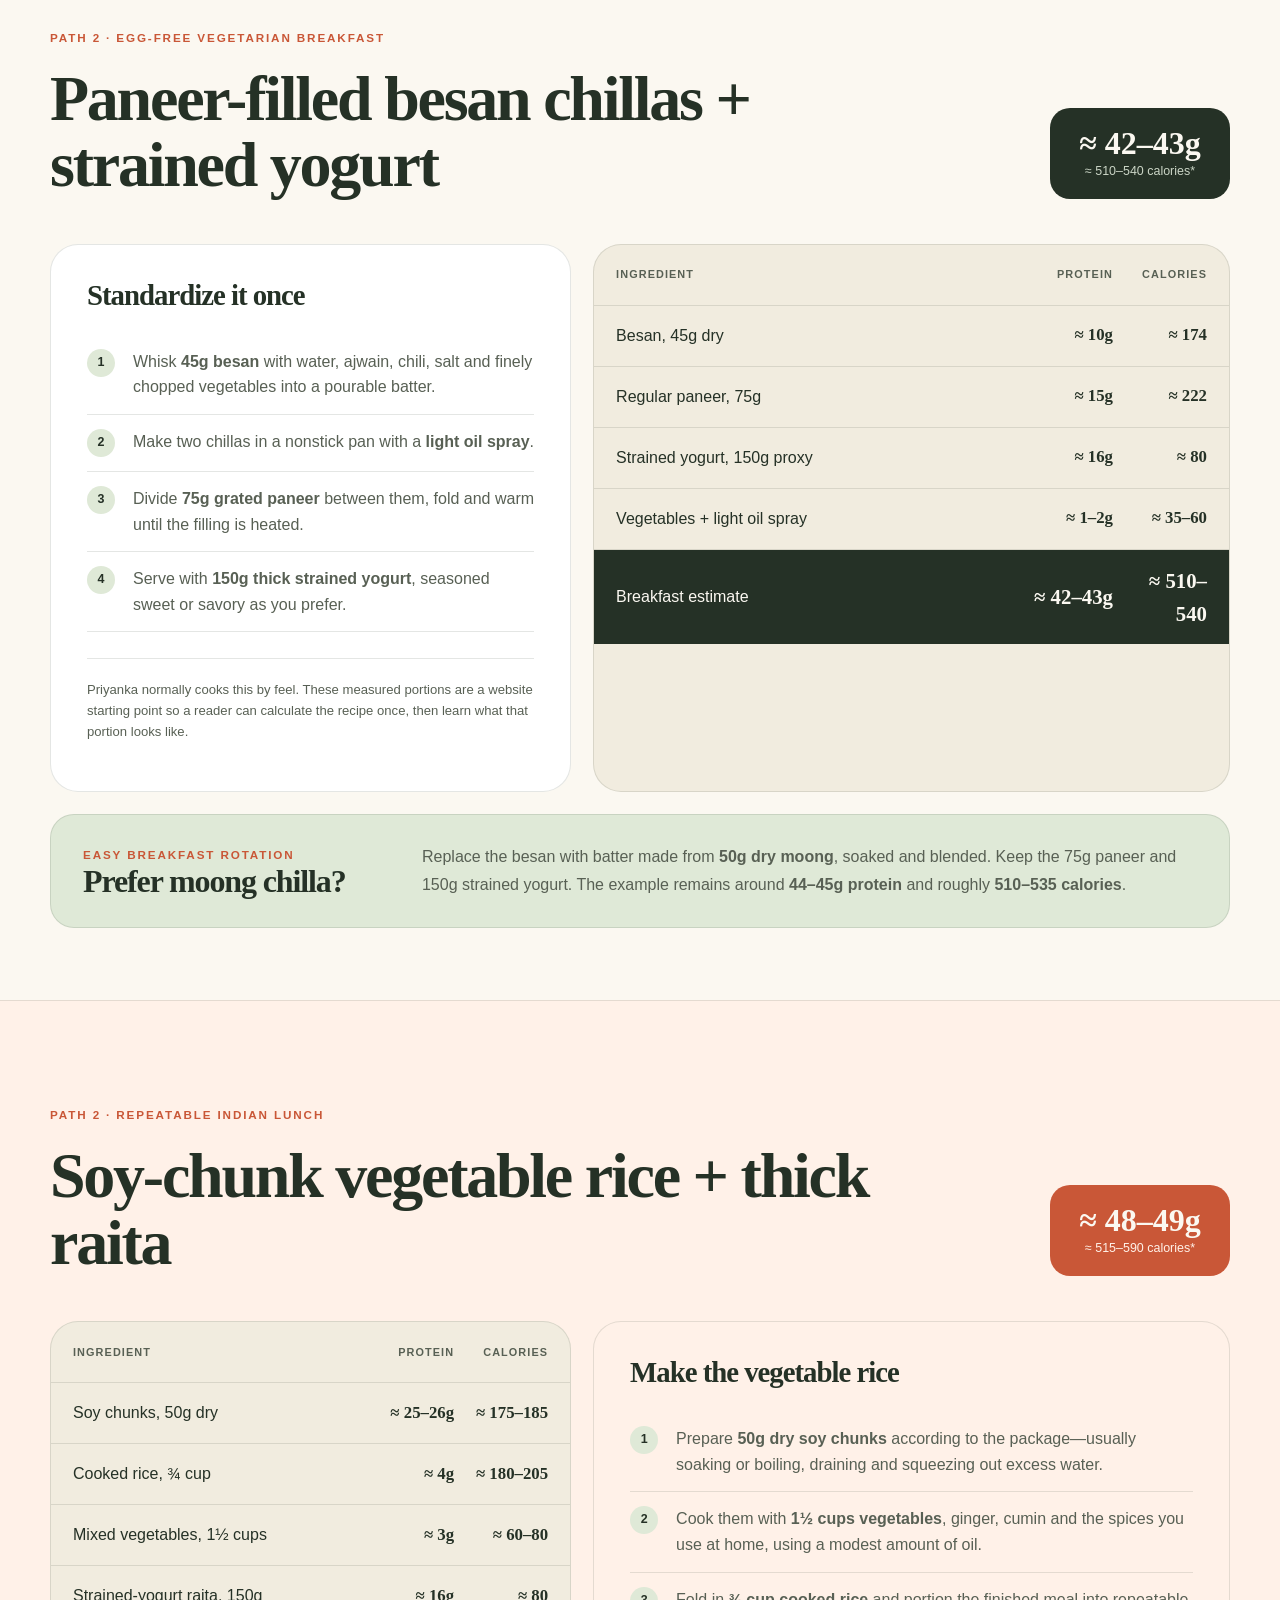
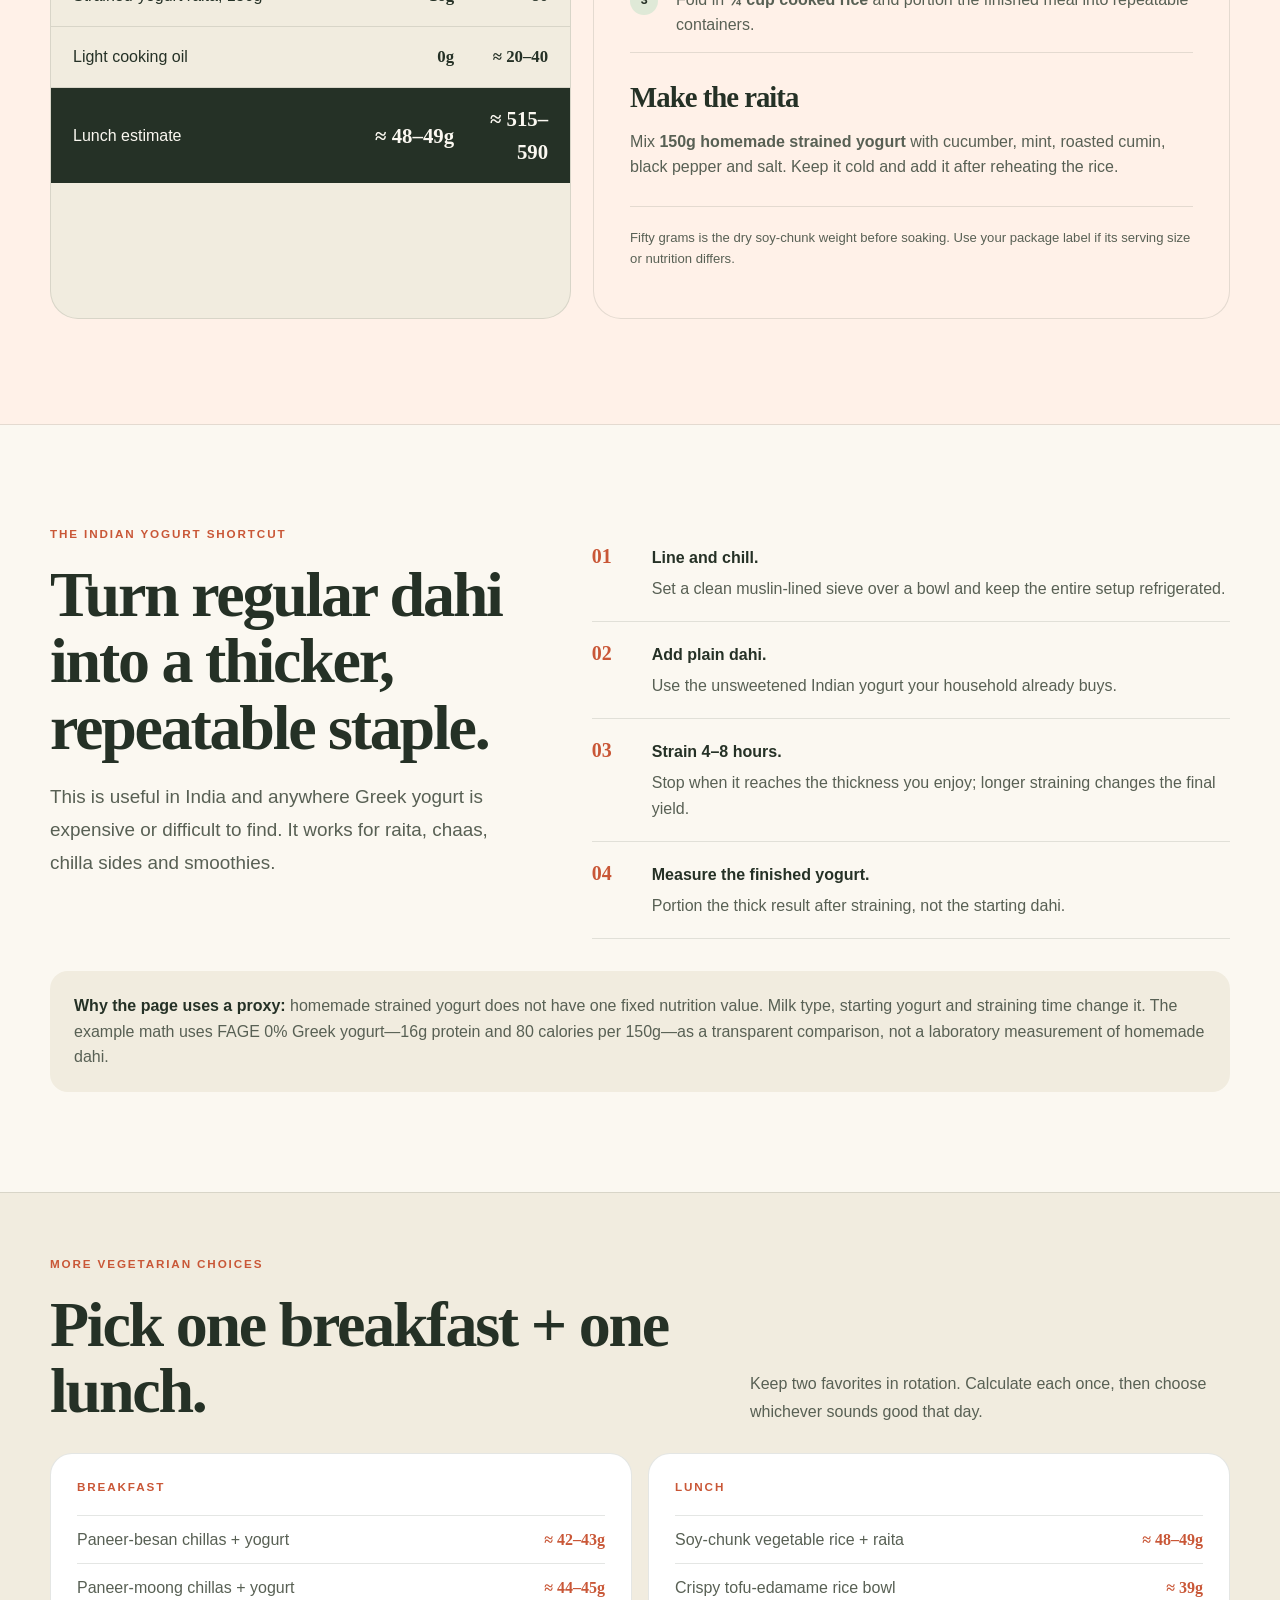
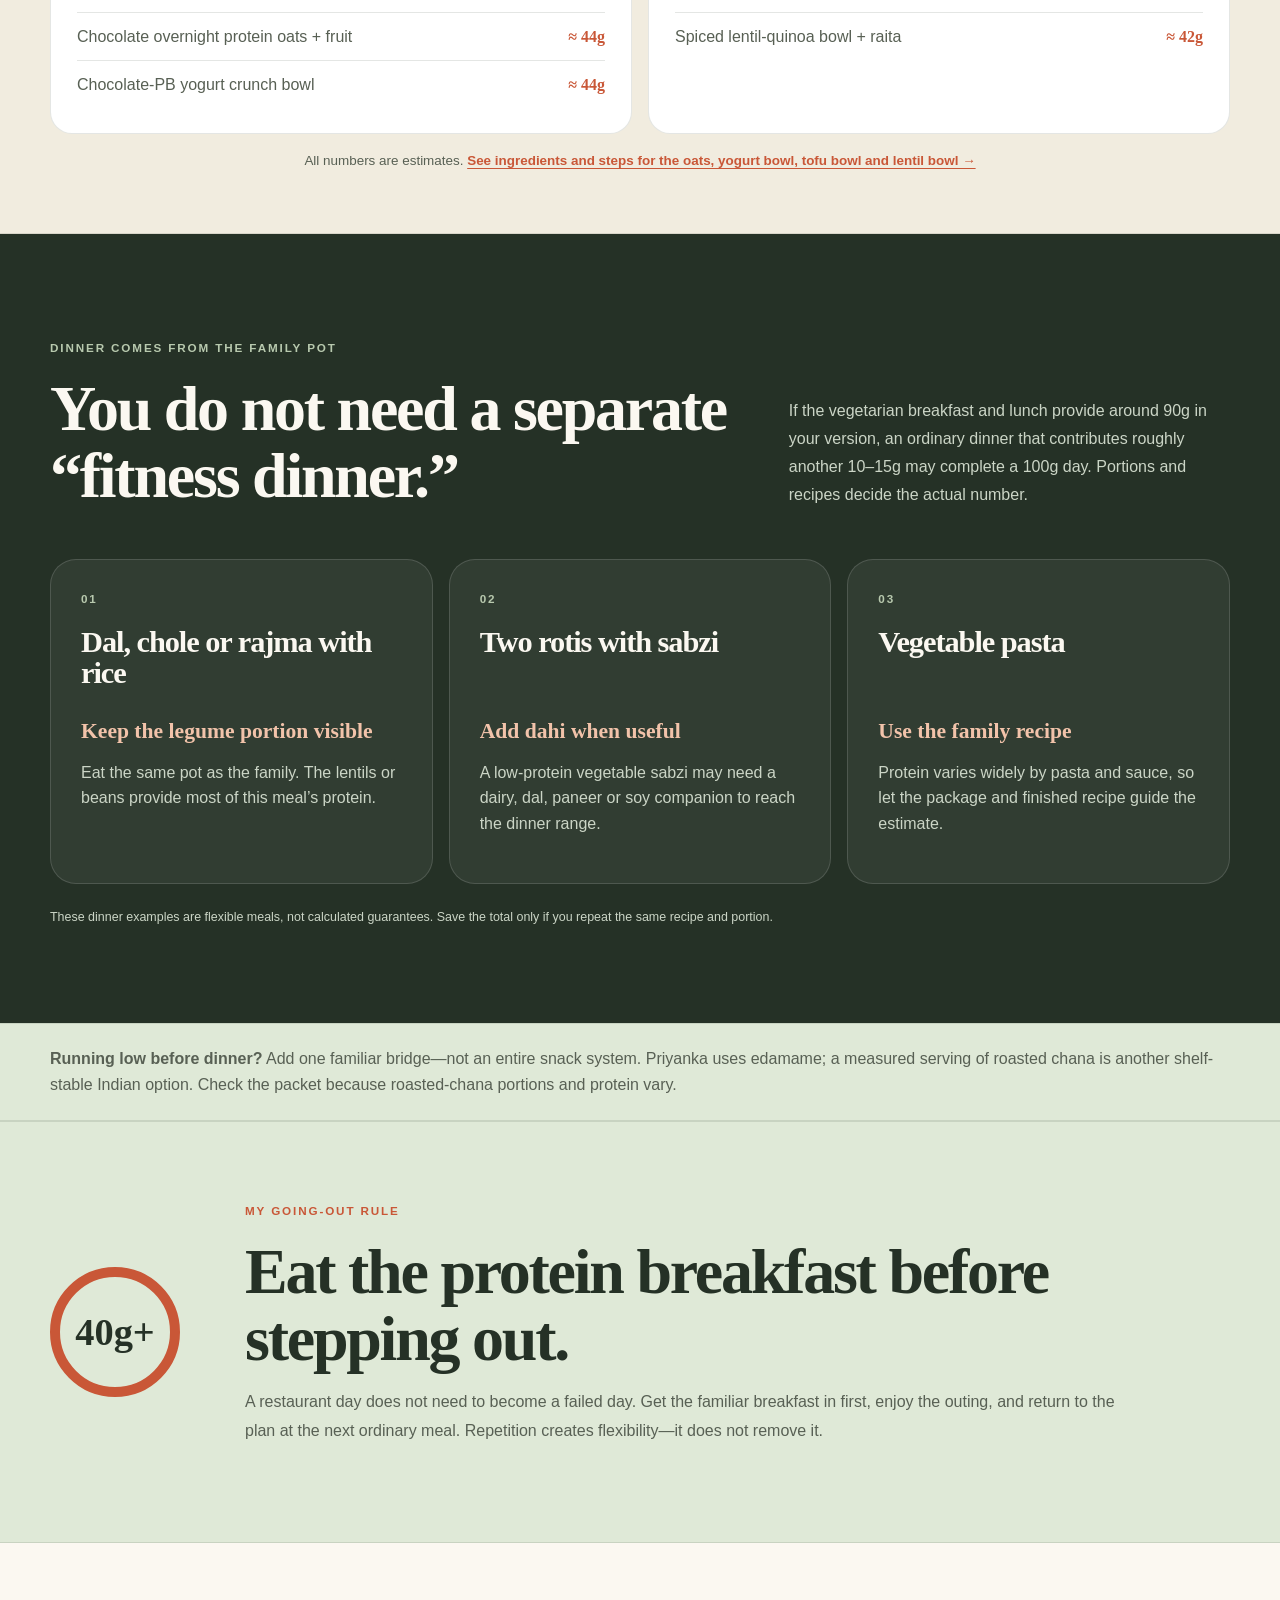
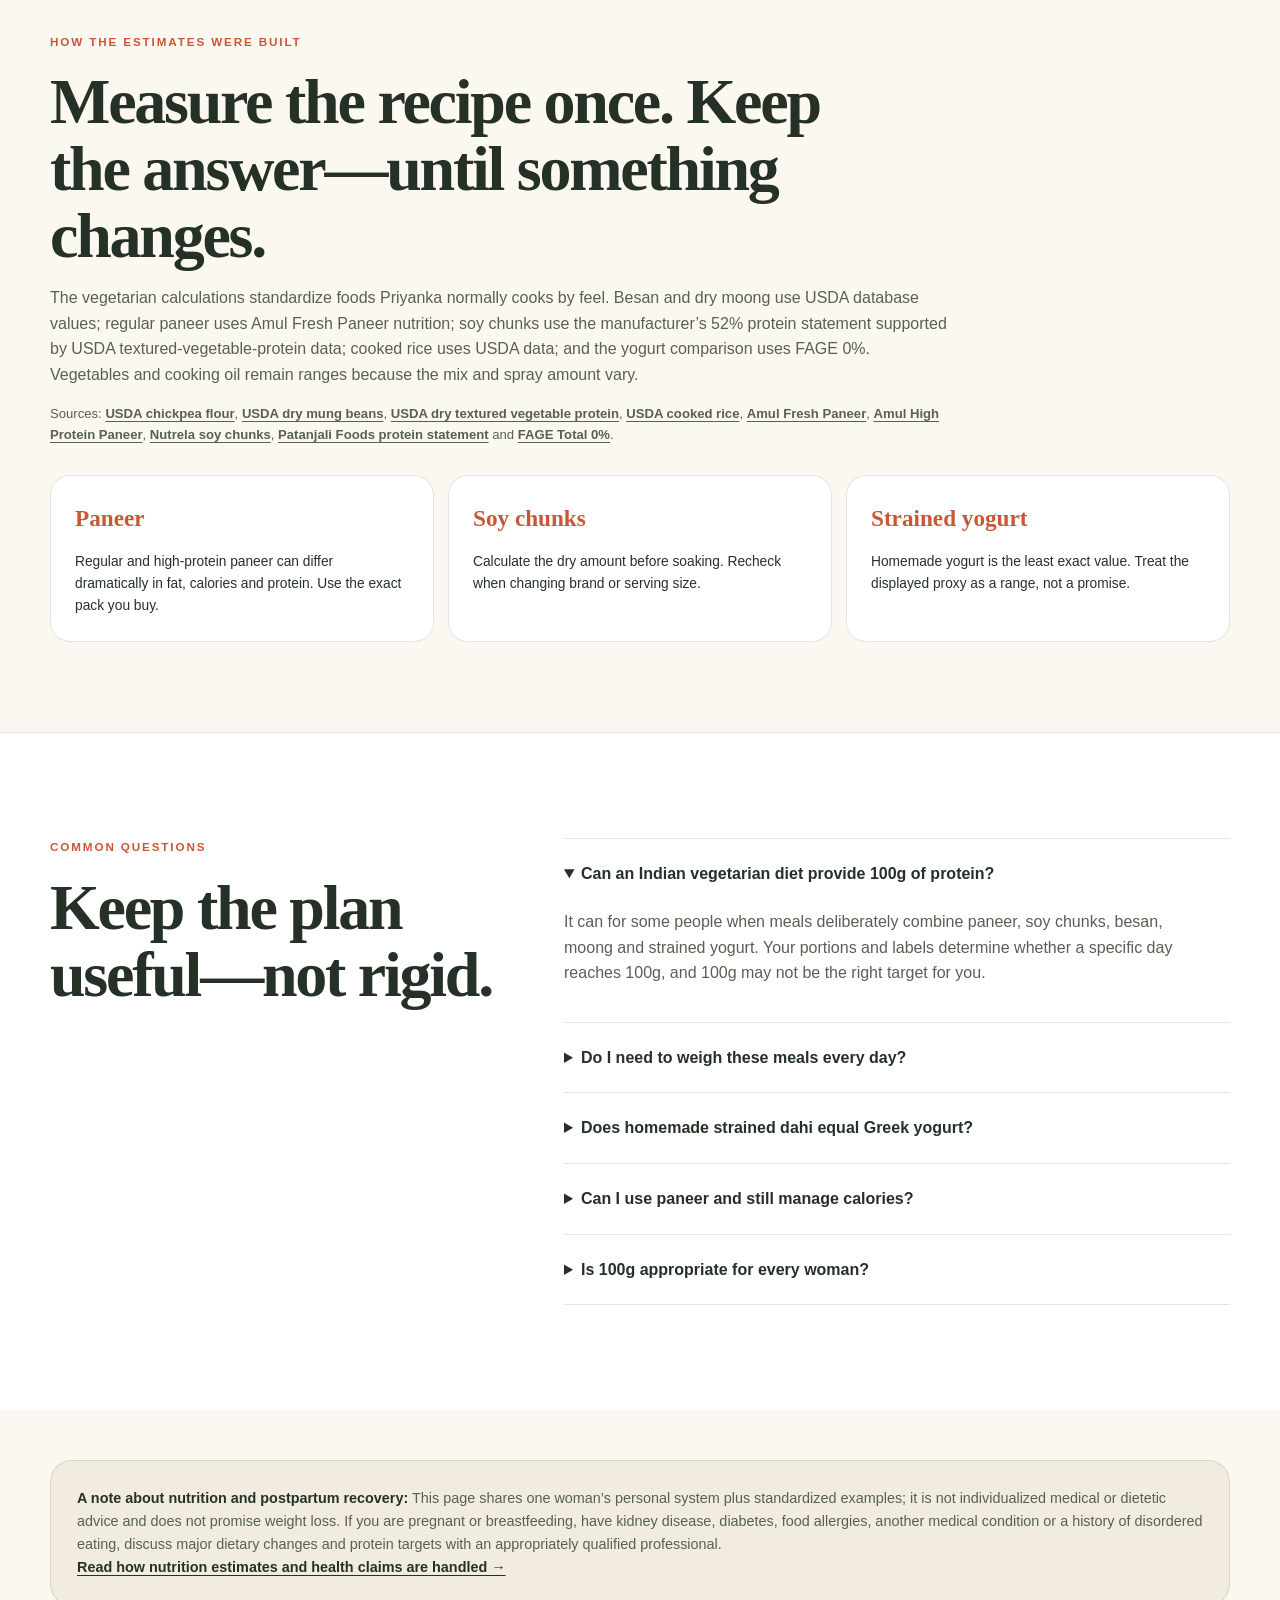
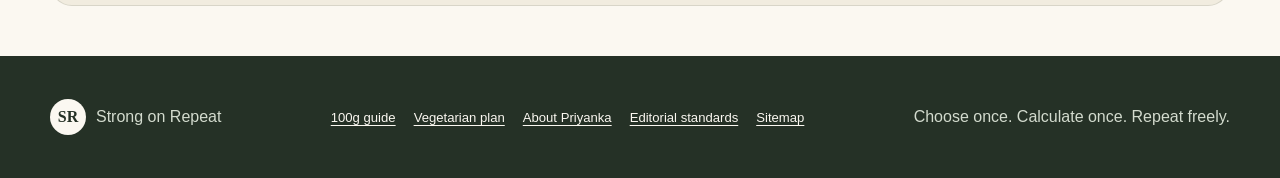
<file: 100g-protein-indian-diet/index.html>
<!doctype html>
<html lang="en">
<head>
  <meta charset="utf-8">
  <meta name="viewport" content="width=device-width, initial-scale=1">
  <title>100g Protein Indian Diet: Vegetarian & Eggetarian Plan</title>
  <meta name="description" content="A repeatable 100g protein Indian diet for busy women, with eggetarian and vegetarian breakfast and lunch plans, Indian family dinners, calories and practical prep.">
  <link rel="canonical" href="https://strongonrepeat.com/100g-protein-indian-diet/">
  <link rel="icon" href="../assets/favicon.svg" type="image/svg+xml">
  <link rel="stylesheet" href="../styles.css">
  <meta property="og:type" content="article">
  <meta property="og:title" content="A repeatable 100g protein Indian diet">
  <meta property="og:description" content="Choose an eggetarian or egg-free Indian plan, calculate breakfast and lunch once, and keep dinner flexible.">
  <meta property="og:url" content="https://strongonrepeat.com/100g-protein-indian-diet/">
  <meta property="og:image" content="https://strongonrepeat.com/assets/indian-protein-meals.jpg">
  <meta name="twitter:card" content="summary_large_image">
  <script type="application/ld+json">
  {
    "@context": "https://schema.org",
    "@graph": [
      {
        "@type": "Article",
        "headline": "100g Protein Indian Diet: A Repeatable Vegetarian and Eggetarian Plan",
        "description": "A practical Indian meal plan that concentrates most of the day's protein in a repeatable breakfast and lunch while keeping dinner flexible.",
        "image": "https://strongonrepeat.com/assets/indian-protein-meals.jpg",
        "author": {"@type": "Person", "name": "Priyanka", "url": "https://strongonrepeat.com/about/"},
        "publisher": {"@type": "Organization", "name": "Strong on Repeat"},
        "datePublished": "2026-09-04",
        "dateModified": "2026-09-04",
        "mainEntityOfPage": "https://strongonrepeat.com/100g-protein-indian-diet/"
      },
      {
        "@type": "FAQPage",
        "mainEntity": [
          {
            "@type": "Question",
            "name": "Can an Indian vegetarian diet provide 100g of protein?",
            "acceptedAnswer": {"@type": "Answer", "text": "It can for some people when meals deliberately combine foods such as paneer, soy chunks, besan, moong and strained yogurt. The appropriate daily target is individual, and the exact total depends on portions and product labels."}
          },
          {
            "@type": "Question",
            "name": "Do I need to weigh these Indian meals every day?",
            "acceptedAnswer": {"@type": "Answer", "text": "No. The Strong on Repeat method is to measure and calculate a repeatable recipe once, save the result, and then prepare it consistently by habit. Recheck when ingredients, brands or portions change."}
          },
          {
            "@type": "Question",
            "name": "Does homemade strained dahi have the same protein as Greek yogurt?",
            "acceptedAnswer": {"@type": "Answer", "text": "Not necessarily. Its concentration depends on the original milk, yogurt and straining time. The example calculations use a commercial Greek-yogurt label as a transparent proxy, so homemade results should be treated as estimates."}
          },
          {
            "@type": "Question",
            "name": "Is 100g of protein appropriate for every woman?",
            "acceptedAnswer": {"@type": "Answer", "text": "No. One hundred grams is Priyanka's personal example, not a universal recommendation. Needs differ with body size, age, activity, goals, health, pregnancy and breastfeeding."}
          }
        ]
      }
    ]
  }
  </script>
</head>
<body>
  <header class="site-header">
    <a class="brand" href="../" aria-label="Strong on Repeat home"><span>SR</span> Strong on Repeat</a>
    <nav aria-label="Page navigation">
      <a href="#choose">Choose a plan</a>
      <a href="#vegetarian">Vegetarian plan</a>
      <a href="#week">More veg options</a>
      <a href="../100g-protein-without-tracking/">100g guide</a>
      <a href="../about/">About</a>
    </nav>
    <a class="button button-small button-rust" href="#vegetarian">See the meals</a>
  </header>

  <main id="top">
    <section class="subpage-hero protein-guide-hero indian-plan-hero wrap">
      <div class="subpage-hero-copy">
        <p class="breadcrumb"><a href="../">Home</a><span aria-hidden="true">/</span>100g protein Indian diet</p>
        <p class="eyebrow rust">Vegetarian + eggetarian · Indian family food</p>
        <h1>Build most of your protein before dinner. <em>Then eat with your family.</em></h1>
        <p class="lead">This is my practical approach to a 100g protein Indian diet: repeat a breakfast and lunch that do most of the work, calculate them once, and keep dal, rajma, chole, roti-sabzi or pasta flexible at dinner.</p>
        <p class="byline">By <a href="../about/">Priyanka</a> · Personal meal system · Published September 4, 2026</p>
        <div class="meal-stats" aria-label="Page approach">
          <div><strong>2</strong><span>repeatable meals</span></div>
          <div><strong>2</strong><span>food paths</span></div>
          <div><strong>1</strong><span>flexible dinner</span></div>
        </div>
        <p class="label-caveat"><strong>Important:</strong> 100g is my example—not a universal target. Use the method with a protein goal that is appropriate for you.</p>
      </div>
      <figure class="subpage-hero-image indian-hero-image">
        <img src="../assets/indian-protein-meals.jpg" width="1536" height="1024" fetchpriority="high" alt="Paneer-filled besan chillas beside soy-chunk vegetable rice, thick cucumber raita and roasted chana">
        <figcaption><span>Vegetarian pair</span><strong>≈ 90g by dinner*</strong></figcaption>
        <small class="image-disclosure">Illustrative serving suggestion</small>
      </figure>
    </section>

    <section class="formula-band protein-formula-band">
      <div class="wrap formula-band-inner">
        <div>
          <p class="eyebrow light">The Indian repeatable formula</p>
          <h2>Front-load the predictable meals.</h2>
        </div>
        <div class="formula-equation indian-formula" aria-label="Repeatable protein formula">
          <span><strong>40g+</strong> breakfast</span>
          <b aria-hidden="true">+</b>
          <span><strong>40g+</strong> lunch</span>
          <b aria-hidden="true">+</b>
          <span><strong>10–20g</strong> family dinner</span>
          <b aria-hidden="true">=</b>
          <span class="formula-result"><strong>about 100g</strong> when appropriate</span>
        </div>
      </div>
    </section>

    <section id="choose" class="wrap section choose-track-section">
      <div class="section-heading-split">
        <div>
          <p class="eyebrow rust">Choose one complete path</p>
          <h2>Eggs or no eggs—the system stays the same.</h2>
        </div>
        <p class="section-side-copy">These are alternative plans, not food to combine into one day. Pick the pair you enjoy, repeat it on busy weekdays, and rotate when you want variety.</p>
      </div>
      <div class="track-grid">
        <article class="track-card egg-track">
          <p class="eyebrow rust">Path 1 · what I personally eat</p>
          <h3>Eggetarian breakfast + lunch</h3>
          <div class="track-number">≈ 75–80g</div>
          <p>My egg-white smoothie breakfast and fried-egg avocado toast with Greek-yogurt chaas.</p>
          <a href="#eggetarian">See the quick calculation ↓</a>
        </article>
        <article class="track-card veg-track">
          <p class="eyebrow">Path 2 · standardized from my foods</p>
          <h3>Paneer chilla + soy-chunk rice</h3>
          <div class="track-number">≈ 89–92g</div>
          <p>Paneer-filled besan chillas with strained yogurt, followed by soy-chunk vegetable rice and raita.</p>
          <a href="#vegetarian">See the recipes ↓</a>
        </article>
      </div>
    </section>

    <section id="eggetarian" class="indian-eggetarian-section">
      <div class="wrap">
        <div class="section-heading-split">
          <div>
            <p class="eyebrow rust">Path 1 · my seven-month default</p>
            <h2>The eggetarian pair I actually repeat.</h2>
          </div>
          <div class="macro-badge rust-badge"><strong>≈ 75–80g</strong><span>before an optional snack</span></div>
        </div>
        <div class="indian-quick-pair">
          <article>
            <span>Breakfast · ≈ 39–40g</span>
            <h3>Egg whites + chocolate smoothie</h3>
            <p>Four boiled egg whites topped with salt, black pepper, red pepper flakes and everything-bagel seasoning; a smoothie with Orgain chocolate powder, whole milk, banana and blueberries; plus four almonds.</p>
            <strong>≈ 349–359 calories</strong>
          </article>
          <article>
            <span>Lunch · ≈ 36–40g</span>
            <h3>Fried-egg avocado toast + chaas</h3>
            <p>Two fried eggs, one 110-calorie slice of Dave’s bread with smashed avocado, and Kirkland Greek yogurt thinned into chaas with water, salt, mint powder and black pepper.</p>
            <strong>≈ 430–530 calories plus cooking fat</strong>
          </article>
        </div>
        <div class="compact-route-link"><p>Add my usual 100-calorie edamame only when useful, and the known total before dinner becomes roughly 84–91g.</p><a href="../100g-protein-without-tracking/">See brands, portions and the full calculation →</a></div>
      </div>
    </section>

    <section id="vegetarian" class="wrap meal-detail-section indian-vegetarian-section">
      <div class="section-heading-split">
        <div>
          <p class="eyebrow rust">Path 2 · egg-free vegetarian breakfast</p>
          <h2>Paneer-filled besan chillas + strained yogurt</h2>
        </div>
        <div class="macro-badge"><strong>≈ 42–43g</strong><span>≈ 510–540 calories*</span></div>
      </div>

      <div class="meal-detail-grid">
        <article class="recipe-card">
          <h3>Standardize it once</h3>
          <ol class="numbered-recipe">
            <li><span>1</span><p>Whisk <strong>45g besan</strong> with water, ajwain, chili, salt and finely chopped vegetables into a pourable batter.</p></li>
            <li><span>2</span><p>Make two chillas in a nonstick pan with a <strong>light oil spray</strong>.</p></li>
            <li><span>3</span><p>Divide <strong>75g grated paneer</strong> between them, fold and warm until the filling is heated.</p></li>
            <li><span>4</span><p>Serve with <strong>150g thick strained yogurt</strong>, seasoned sweet or savory as you prefer.</p></li>
          </ol>
          <p class="recipe-note">Priyanka normally cooks this by feel. These measured portions are a website starting point so a reader can calculate the recipe once, then learn what that portion looks like.</p>
        </article>

        <div class="macro-table" role="table" aria-label="Paneer besan chilla protein and calorie estimate">
          <div class="macro-table-head" role="row"><span>Ingredient</span><span>Protein</span><span>Calories</span></div>
          <div role="row"><span>Besan, 45g dry</span><strong>≈ 10g</strong><strong>≈ 174</strong></div>
          <div role="row"><span>Regular paneer, 75g</span><strong>≈ 15g</strong><strong>≈ 222</strong></div>
          <div role="row"><span>Strained yogurt, 150g proxy</span><strong>≈ 16g</strong><strong>≈ 80</strong></div>
          <div role="row"><span>Vegetables + light oil spray</span><strong>≈ 1–2g</strong><strong>≈ 35–60</strong></div>
          <div class="macro-table-total" role="row"><span>Breakfast estimate</span><strong>≈ 42–43g</strong><strong>≈ 510–540</strong></div>
        </div>
      </div>

      <aside class="swap-card">
        <div><p class="eyebrow rust">Easy breakfast rotation</p><h3>Prefer moong chilla?</h3></div>
        <p>Replace the besan with batter made from <strong>50g dry moong</strong>, soaked and blended. Keep the 75g paneer and 150g strained yogurt. The example remains around <strong>44–45g protein</strong> and roughly <strong>510–535 calories</strong>.</p>
      </aside>
    </section>

    <section class="indian-lunch-section">
      <div class="wrap meal-detail-section">
        <div class="section-heading-split">
          <div>
            <p class="eyebrow rust">Path 2 · repeatable Indian lunch</p>
            <h2>Soy-chunk vegetable rice + thick raita</h2>
          </div>
          <div class="macro-badge rust-badge"><strong>≈ 48–49g</strong><span>≈ 515–590 calories*</span></div>
        </div>

        <div class="meal-detail-grid reverse-detail">
          <div class="macro-table" role="table" aria-label="Soy-chunk vegetable rice and raita protein and calorie estimate">
            <div class="macro-table-head" role="row"><span>Ingredient</span><span>Protein</span><span>Calories</span></div>
            <div role="row"><span>Soy chunks, 50g dry</span><strong>≈ 25–26g</strong><strong>≈ 175–185</strong></div>
            <div role="row"><span>Cooked rice, ¾ cup</span><strong>≈ 4g</strong><strong>≈ 180–205</strong></div>
            <div role="row"><span>Mixed vegetables, 1½ cups</span><strong>≈ 3g</strong><strong>≈ 60–80</strong></div>
            <div role="row"><span>Strained-yogurt raita, 150g</span><strong>≈ 16g</strong><strong>≈ 80</strong></div>
            <div role="row"><span>Light cooking oil</span><strong>0g</strong><strong>≈ 20–40</strong></div>
            <div class="macro-table-total" role="row"><span>Lunch estimate</span><strong>≈ 48–49g</strong><strong>≈ 515–590</strong></div>
          </div>

          <article class="recipe-card warm-recipe-card">
            <h3>Make the vegetable rice</h3>
            <ol class="numbered-recipe">
              <li><span>1</span><p>Prepare <strong>50g dry soy chunks</strong> according to the package—usually soaking or boiling, draining and squeezing out excess water.</p></li>
              <li><span>2</span><p>Cook them with <strong>1½ cups vegetables</strong>, ginger, cumin and the spices you use at home, using a modest amount of oil.</p></li>
              <li><span>3</span><p>Fold in <strong>¾ cup cooked rice</strong> and portion the finished meal into repeatable containers.</p></li>
            </ol>
            <h3 class="toast-heading">Make the raita</h3>
            <p>Mix <strong>150g homemade strained yogurt</strong> with cucumber, mint, roasted cumin, black pepper and salt. Keep it cold and add it after reheating the rice.</p>
            <p class="recipe-note">Fifty grams is the dry soy-chunk weight before soaking. Use your package label if its serving size or nutrition differs.</p>
          </article>
        </div>
      </div>
    </section>

    <section class="yogurt-method-section wrap">
      <div class="yogurt-method-grid">
        <div>
          <p class="eyebrow rust">The Indian yogurt shortcut</p>
          <h2>Turn regular dahi into a thicker, repeatable staple.</h2>
          <p class="section-intro">This is useful in India and anywhere Greek yogurt is expensive or difficult to find. It works for raita, chaas, chilla sides and smoothies.</p>
        </div>
        <ol class="strain-steps">
          <li><strong>Line and chill.</strong><span>Set a clean muslin-lined sieve over a bowl and keep the entire setup refrigerated.</span></li>
          <li><strong>Add plain dahi.</strong><span>Use the unsweetened Indian yogurt your household already buys.</span></li>
          <li><strong>Strain 4–8 hours.</strong><span>Stop when it reaches the thickness you enjoy; longer straining changes the final yield.</span></li>
          <li><strong>Measure the finished yogurt.</strong><span>Portion the thick result after straining, not the starting dahi.</span></li>
        </ol>
      </div>
      <p class="yogurt-caveat"><strong>Why the page uses a proxy:</strong> homemade strained yogurt does not have one fixed nutrition value. Milk type, starting yogurt and straining time change it. The example math uses FAGE 0% Greek yogurt—16g protein and 80 calories per 150g—as a transparent comparison, not a laboratory measurement of homemade dahi.</p>
    </section>

    <section id="week" class="indian-options-strip">
      <div class="wrap">
        <div class="compact-options-heading">
          <div><p class="eyebrow rust">More vegetarian choices</p><h2>Pick one breakfast + one lunch.</h2></div>
          <p>Keep two favorites in rotation. Calculate each once, then choose whichever sounds good that day.</p>
        </div>
        <div class="compact-veg-options">
          <article>
            <p class="eyebrow rust">Breakfast</p>
            <ul>
              <li><span>Paneer-besan chillas + yogurt</span><strong>≈ 42–43g</strong></li>
              <li><span>Paneer-moong chillas + yogurt</span><strong>≈ 44–45g</strong></li>
              <li><span>Chocolate overnight protein oats + fruit</span><strong>≈ 44g</strong></li>
              <li><span>Chocolate-PB yogurt crunch bowl</span><strong>≈ 44g</strong></li>
            </ul>
          </article>
          <article>
            <p class="eyebrow rust">Lunch</p>
            <ul>
              <li><span>Soy-chunk vegetable rice + raita</span><strong>≈ 48–49g</strong></li>
              <li><span>Crispy tofu-edamame rice bowl</span><strong>≈ 39g</strong></li>
              <li><span>Spiced lentil-quinoa bowl + raita</span><strong>≈ 42g</strong></li>
            </ul>
          </article>
        </div>
        <p class="compact-options-note">All numbers are estimates. <a href="../high-protein-vegetarian-meal-plan/#more-options">See ingredients and steps for the oats, yogurt bowl, tofu bowl and lentil bowl →</a></p>
      </div>
    </section>

    <section class="family-dinner-section indian-dinner-section">
      <div class="wrap">
        <div class="option-section-heading">
          <div><p class="eyebrow light">Dinner comes from the family pot</p><h2>You do not need a separate “fitness dinner.”</h2></div>
          <p>If the vegetarian breakfast and lunch provide around 90g in your version, an ordinary dinner that contributes roughly another 10–15g may complete a 100g day. Portions and recipes decide the actual number.</p>
        </div>
        <div class="dinner-option-grid">
          <article><p class="eyebrow light">01</p><h3>Dal, chole or rajma with rice</h3><strong>Keep the legume portion visible</strong><p>Eat the same pot as the family. The lentils or beans provide most of this meal’s protein.</p></article>
          <article><p class="eyebrow light">02</p><h3>Two rotis with sabzi</h3><strong>Add dahi when useful</strong><p>A low-protein vegetable sabzi may need a dairy, dal, paneer or soy companion to reach the dinner range.</p></article>
          <article><p class="eyebrow light">03</p><h3>Vegetable pasta</h3><strong>Use the family recipe</strong><p>Protein varies widely by pasta and sauce, so let the package and finished recipe guide the estimate.</p></article>
        </div>
        <p class="dark-source-note">These dinner examples are flexible meals, not calculated guarantees. Save the total only if you repeat the same recipe and portion.</p>
      </div>
    </section>

    <aside class="snack-note indian-snack-note">
      <div class="wrap"><p><strong>Running low before dinner?</strong> Add one familiar bridge—not an entire snack system. Priyanka uses edamame; a measured serving of roasted chana is another shelf-stable Indian option. Check the packet because roasted-chana portions and protein vary.</p></div>
    </aside>

    <section class="go-out-guide">
      <div class="wrap go-out-guide-inner">
        <div class="tip-number">40g+</div>
        <div>
          <p class="eyebrow rust">My going-out rule</p>
          <h2>Eat the protein breakfast before stepping out.</h2>
          <p>A restaurant day does not need to become a failed day. Get the familiar breakfast in first, enjoy the outing, and return to the plan at the next ordinary meal. Repetition creates flexibility—it does not remove it.</p>
        </div>
      </div>
    </section>

    <section class="source-section wrap">
      <p class="eyebrow rust">How the estimates were built</p>
      <h2>Measure the recipe once. Keep the answer—until something changes.</h2>
      <p>The vegetarian calculations standardize foods Priyanka normally cooks by feel. Besan and dry moong use USDA database values; regular paneer uses Amul Fresh Paneer nutrition; soy chunks use the manufacturer’s 52% protein statement supported by USDA textured-vegetable-protein data; cooked rice uses USDA data; and the yogurt comparison uses FAGE 0%. Vegetables and cooking oil remain ranges because the mix and spray amount vary.</p>
      <p class="source-links">Sources: <a href="https://fdc.nal.usda.gov/fdc-app.html#/food-details/174288/nutrients">USDA chickpea flour</a>, <a href="https://fdc.nal.usda.gov/fdc-app.html#/food-details/174256/nutrients">USDA dry mung beans</a>, <a href="https://fdc.nal.usda.gov/fdc-app.html#/food-details/2707451/nutrients">USDA dry textured vegetable protein</a>, <a href="https://fdc.nal.usda.gov/fdc-app.html#/food-details/168878/nutrients">USDA cooked rice</a>, <a href="https://old.amul.com/products/amul-freshpaneer-info.php">Amul Fresh Paneer</a>, <a href="https://shop.amul.com/product/amul-high-protein-paneer-400-g-or-pack-of-24">Amul High Protein Paneer</a>, <a href="https://www.patanjalifoods.com/nutrela-soya-chunks-and-granules/">Nutrela soy chunks</a>, <a href="https://www.patanjalifoods.com/wp-content/uploads/2025/04/Prospectus.pdf">Patanjali Foods protein statement</a> and <a href="https://usa.fage/products/yogurt/fage-total-0">FAGE Total 0%</a>.</p>
      <div class="check-once-grid">
        <article><strong>Paneer</strong><p>Regular and high-protein paneer can differ dramatically in fat, calories and protein. Use the exact pack you buy.</p></article>
        <article><strong>Soy chunks</strong><p>Calculate the dry amount before soaking. Recheck when changing brand or serving size.</p></article>
        <article><strong>Strained yogurt</strong><p>Homemade yogurt is the least exact value. Treat the displayed proxy as a range, not a promise.</p></article>
      </div>
    </section>

    <section id="questions" class="faq-section">
      <div class="wrap faq-grid">
        <div><p class="eyebrow rust">Common questions</p><h2>Keep the plan useful—not rigid.</h2></div>
        <div class="faqs">
          <details open><summary>Can an Indian vegetarian diet provide 100g of protein?</summary><p>It can for some people when meals deliberately combine paneer, soy chunks, besan, moong and strained yogurt. Your portions and labels determine whether a specific day reaches 100g, and 100g may not be the right target for you.</p></details>
          <details><summary>Do I need to weigh these meals every day?</summary><p>No. Measure the standardized recipe while learning it, save the calculation, and then prepare it consistently by habit. Recalculate if the brand, portion or recipe changes materially.</p></details>
          <details><summary>Does homemade strained dahi equal Greek yogurt?</summary><p>Not exactly. Its concentration depends on the starting yogurt, milk and straining time. That is why the displayed numbers use a clearly identified commercial Greek-yogurt proxy.</p></details>
          <details><summary>Can I use paneer and still manage calories?</summary><p>Yes, but read the label. Regular paneer can be calorie-dense: Amul Fresh Paneer lists 296 calories and 20g protein per 100g, while its high-protein paneer lists 170 calories and 25g protein per 100g. Neither number represents every paneer.</p></details>
          <details><summary>Is 100g appropriate for every woman?</summary><p>No. Needs differ with body size, age, activity, goals and medical context. The repeatable-meal method can be used with a lower or higher appropriate target.</p></details>
        </div>
      </div>
    </section>

    <aside class="health-note wrap">
      <strong>A note about nutrition and postpartum recovery:</strong> This page shares one woman’s personal system plus standardized examples; it is not individualized medical or dietetic advice and does not promise weight loss. If you are pregnant or breastfeeding, have kidney disease, diabetes, food allergies, another medical condition or a history of disordered eating, discuss major dietary changes and protein targets with an appropriately qualified professional.
      <br><a href="../editorial-methodology/">Read how nutrition estimates and health claims are handled →</a>
    </aside>
  </main>

  <footer><div class="wrap"><a href="../"><span><b>SR</b> Strong on Repeat</span></a><div class="footer-links"><a href="../100g-protein-without-tracking/">100g guide</a><a href="../high-protein-vegetarian-meal-plan/">Vegetarian plan</a><a href="../about/">About Priyanka</a><a href="../editorial-methodology/">Editorial standards</a><a href="../sitemap.xml">Sitemap</a></div><p>Choose once. Calculate once. Repeat freely.</p></div></footer>
</body>
</html>
</file>
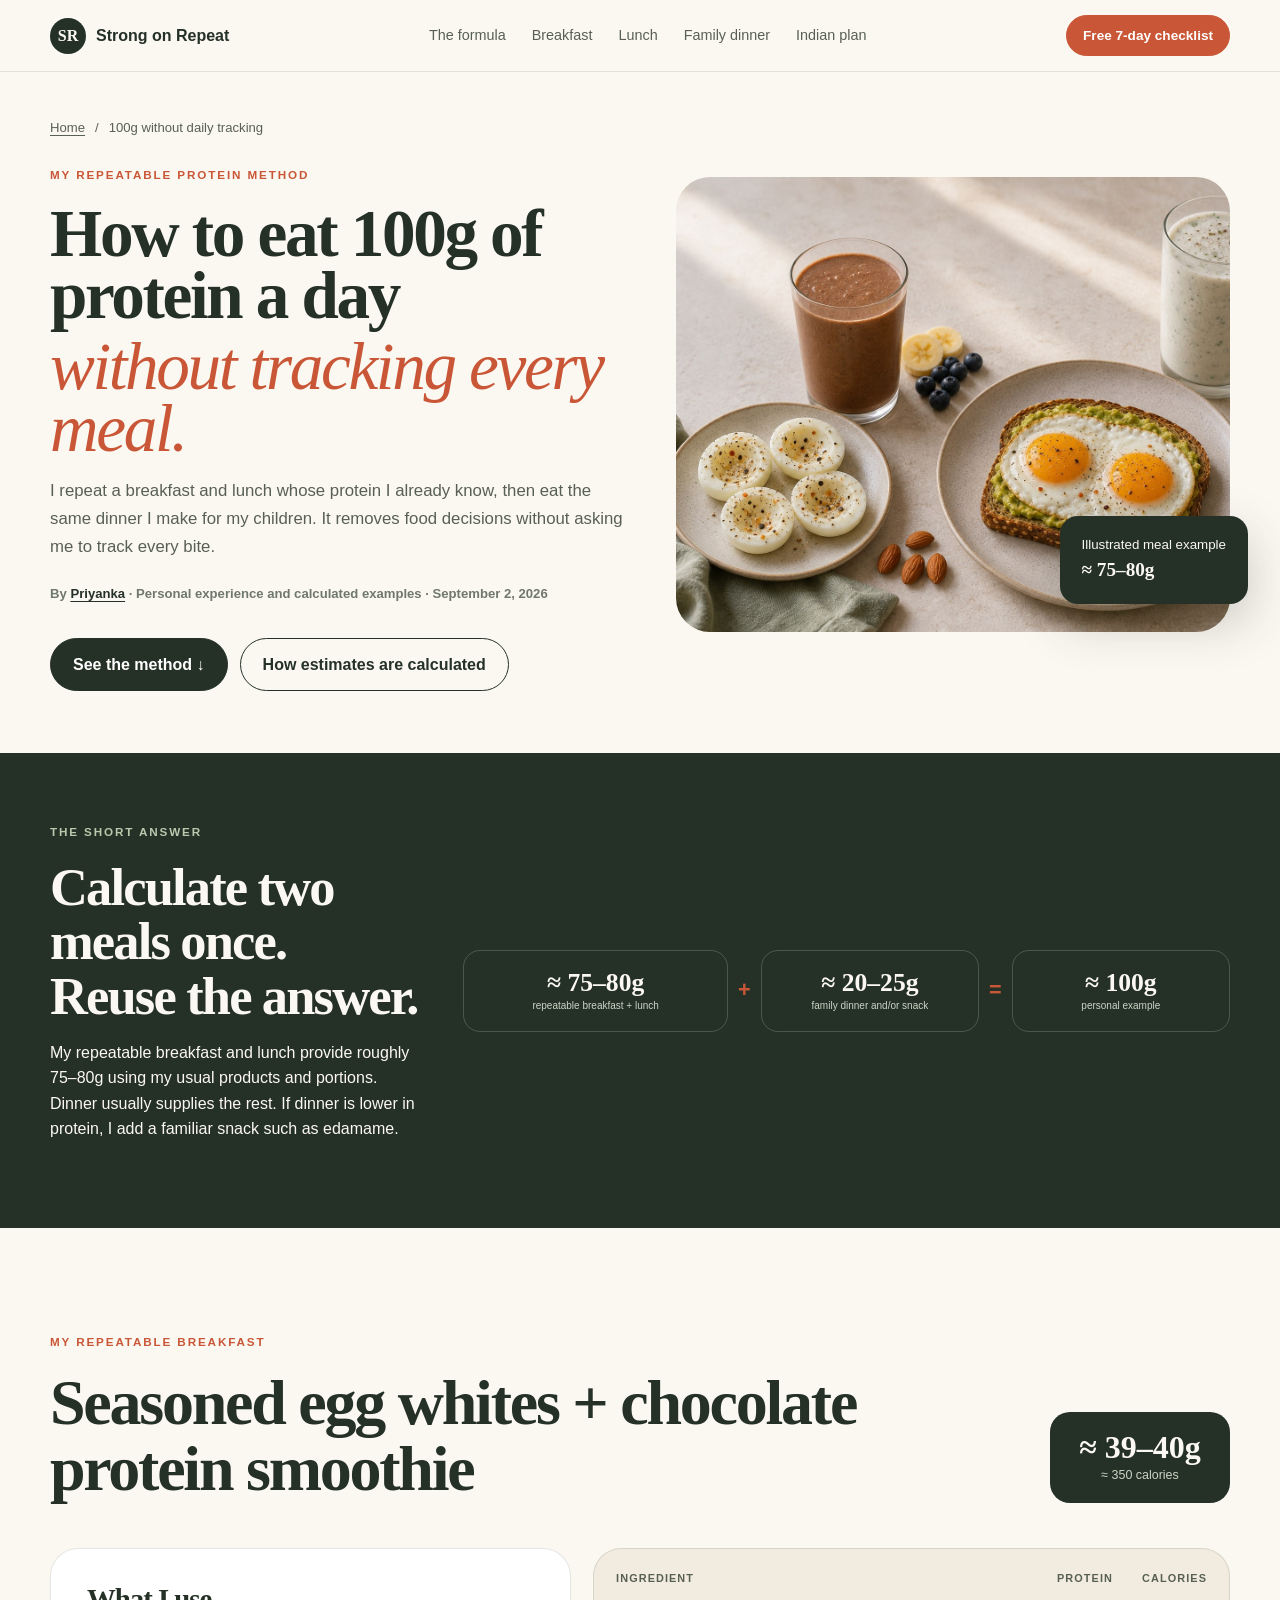
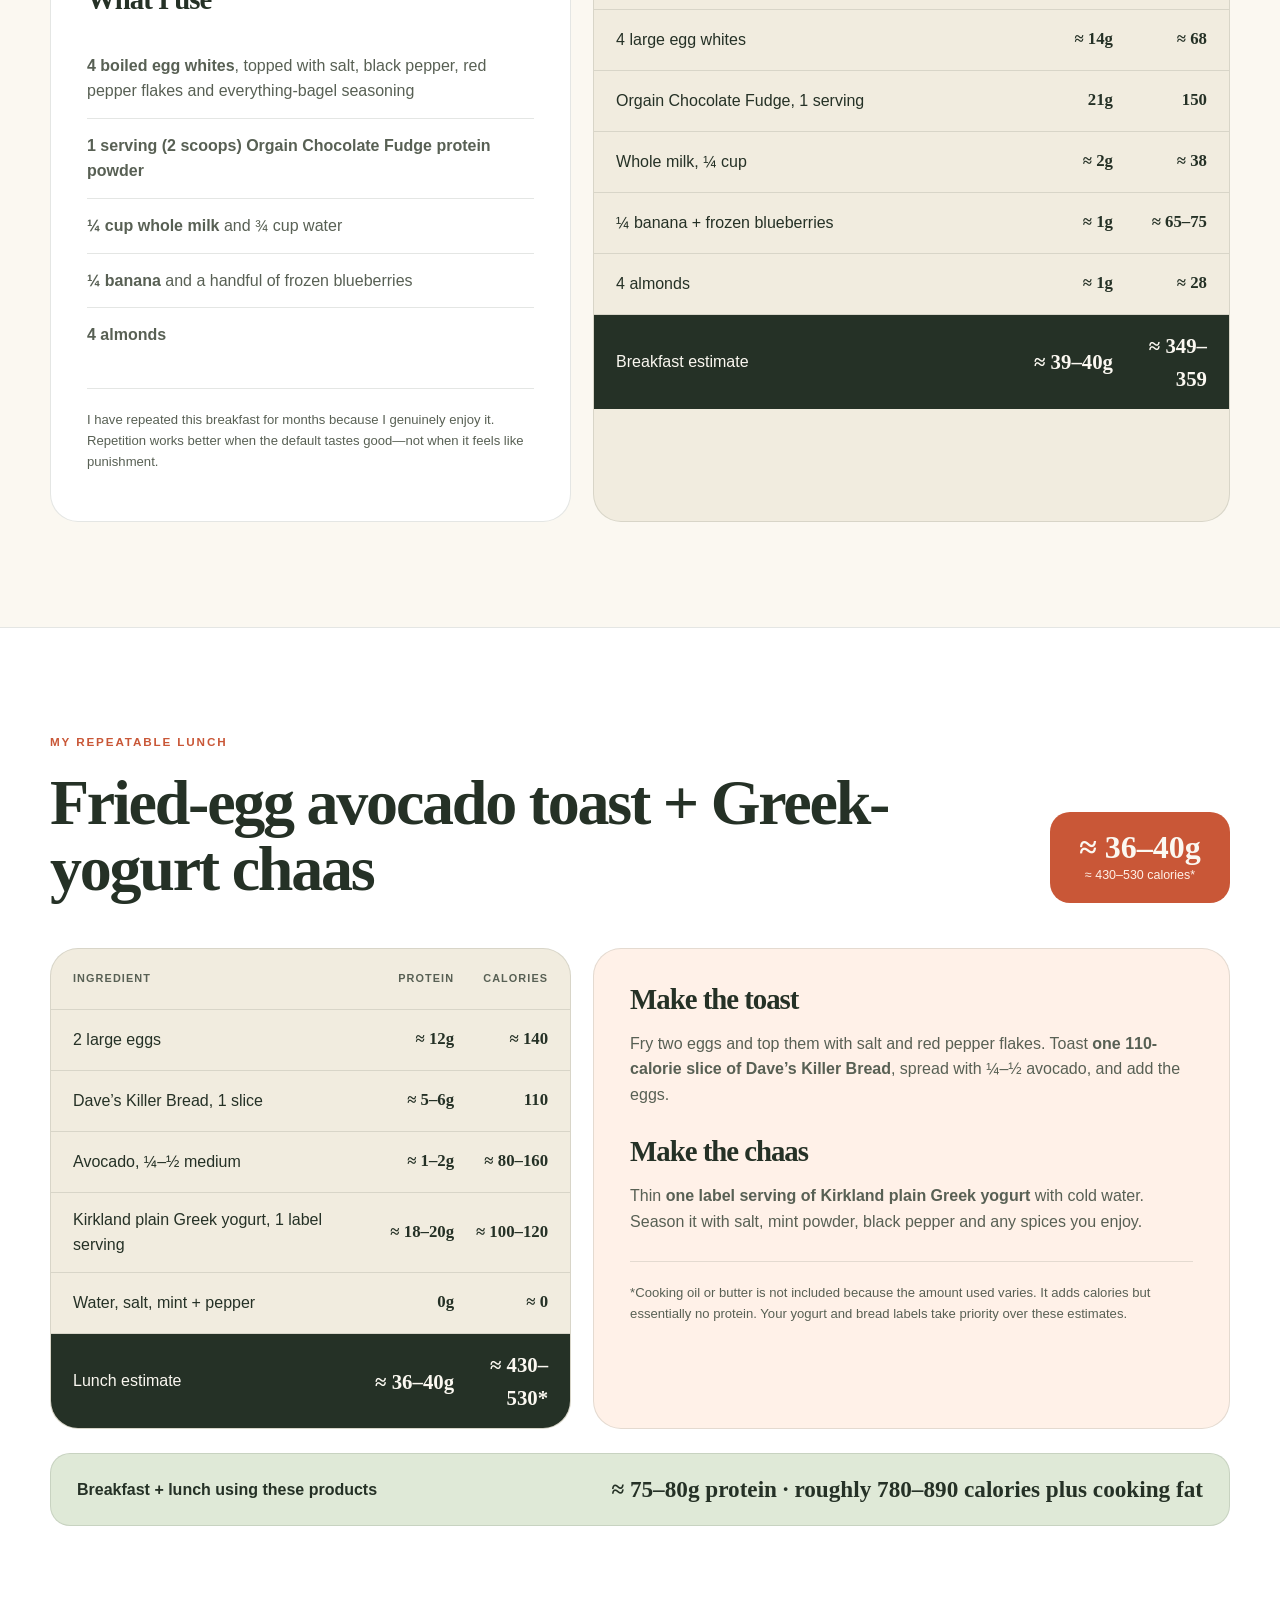
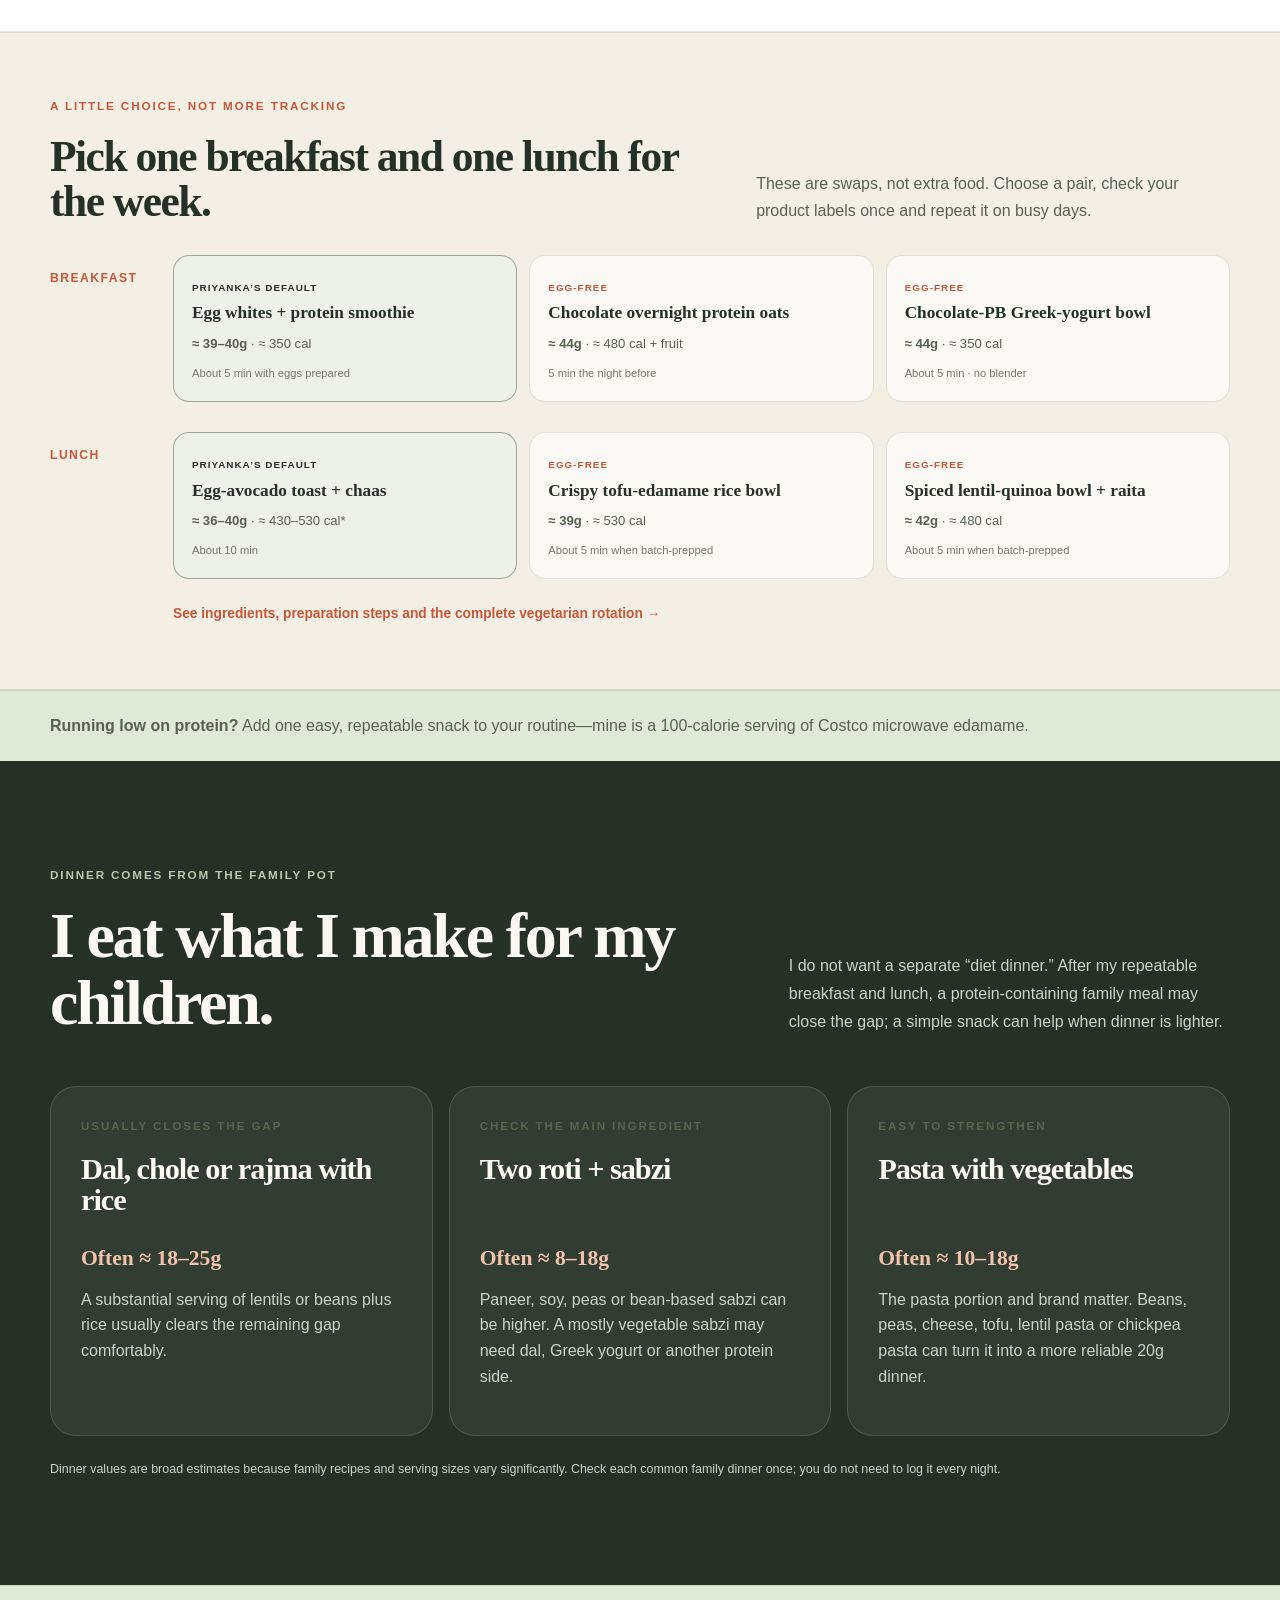
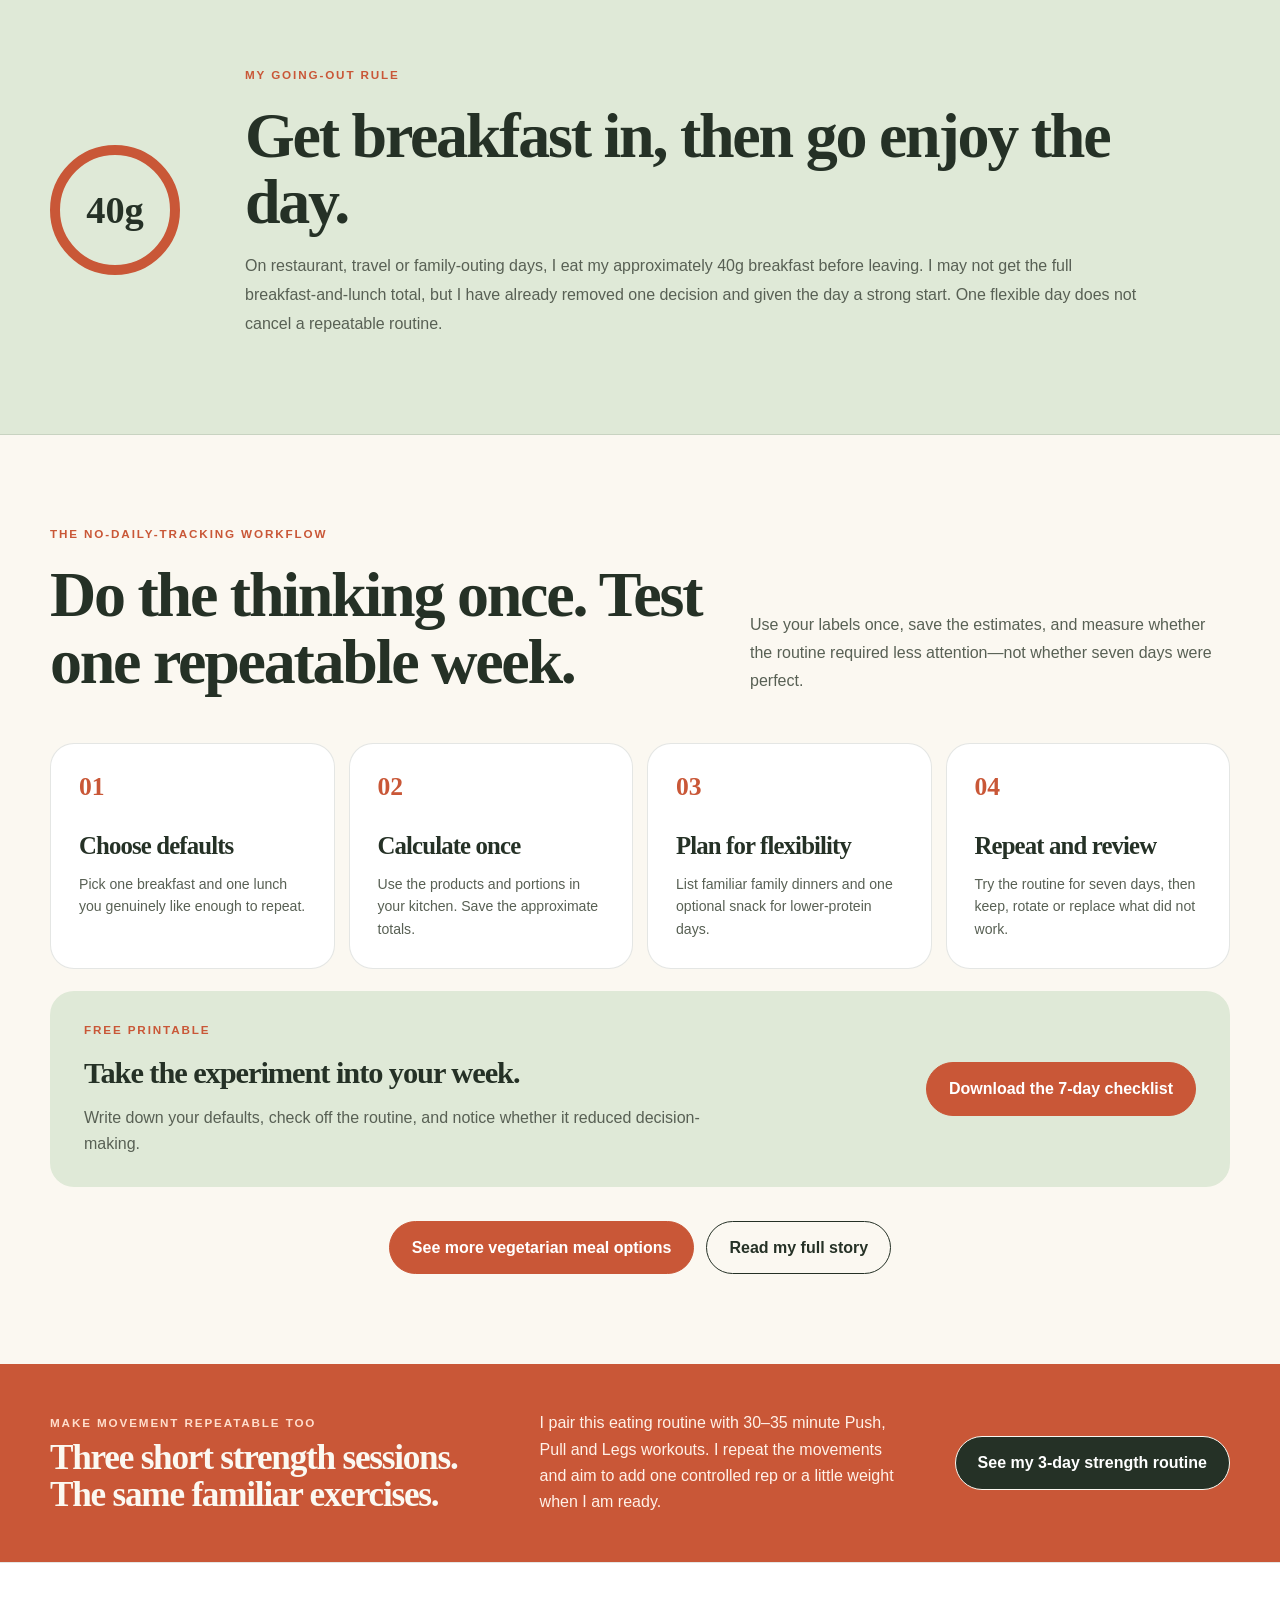
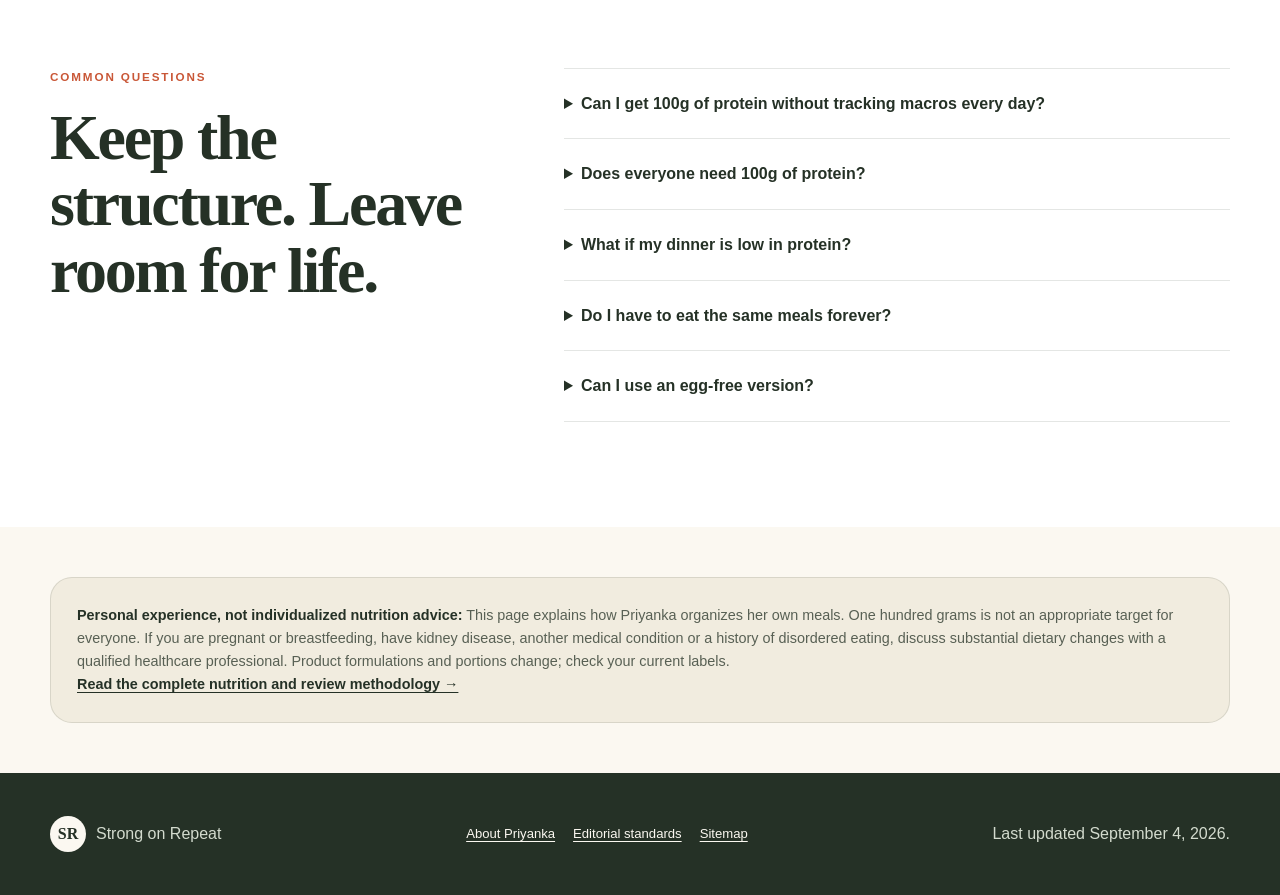
<file: 100g-protein-without-tracking/index.html>
<!doctype html>
<html lang="en">
<head>
  <meta charset="utf-8">
  <meta name="viewport" content="width=device-width, initial-scale=1">
  <title>How to Eat 100g of Protein a Day Without Tracking Every Meal</title>
  <meta name="description" content="A working mom’s repeatable 100g protein method: calculate breakfast and lunch once, keep family dinner flexible, and add a simple snack only when needed.">
  <link rel="canonical" href="https://strongonrepeat.com/100g-protein-without-tracking/">
  <link rel="icon" href="../assets/favicon.svg" type="image/svg+xml">
  <link rel="stylesheet" href="../styles.css">
  <meta property="og:type" content="article">
  <meta property="og:title" content="How to Eat 100g of Protein a Day Without Tracking Every Meal">
  <meta property="og:description" content="Calculate two repeatable meals once, keep family dinner flexible, and use a simple snack only when needed.">
  <meta property="og:url" content="https://strongonrepeat.com/100g-protein-without-tracking/">
  <meta property="og:image" content="https://strongonrepeat.com/assets/repeatable-breakfast-lunch-v2.jpg">
  <meta name="twitter:card" content="summary_large_image">
  <script type="application/ld+json">
  {
    "@context": "https://schema.org",
    "@graph": [
      {
        "@type": "Article",
        "headline": "How to Eat 100g of Protein a Day Without Tracking Every Meal",
        "description": "A working mom's personal repeatable-meal framework using a known breakfast and lunch, an optional snack, and a flexible family dinner.",
        "image": "https://strongonrepeat.com/assets/repeatable-breakfast-lunch-v2.jpg",
        "author": {"@type": "Person", "name": "Priyanka", "url": "https://strongonrepeat.com/about/"},
        "publisher": {"@type": "Organization", "name": "Strong on Repeat"},
        "datePublished": "2026-09-02",
        "dateModified": "2026-09-04",
        "mainEntityOfPage": "https://strongonrepeat.com/100g-protein-without-tracking/"
      },
      {
        "@type": "FAQPage",
        "mainEntity": [
          {
            "@type": "Question",
            "name": "Can I get 100g of protein without tracking macros every day?",
            "acceptedAnswer": {"@type": "Answer", "text": "Priyanka's method is to calculate a repeatable breakfast and lunch once, reuse those estimates, eat the family dinner already being served, and add a familiar snack only when dinner is lower in protein. This is a personal example, not a universal target."}
          },
          {
            "@type": "Question",
            "name": "Does everyone need 100g of protein?",
            "acceptedAnswer": {"@type": "Answer", "text": "No. Protein needs vary with body size, age, activity, goals and health. The repeatable-meal method can be adapted to an appropriate individual target."}
          },
          {
            "@type": "Question",
            "name": "What if my family dinner is low in protein?",
            "acceptedAnswer": {"@type": "Answer", "text": "Roti with vegetable sabzi or standard vegetable pasta can be lower in protein than dal, chole or rajma with rice. Add a familiar protein side such as Greek yogurt, dal, beans, paneer or tofu when needed."}
          }
        ]
      }
    ]
  }
  </script>
</head>
<body>
  <header class="site-header">
    <a class="brand" href="../" aria-label="Strong on Repeat home"><span>SR</span> Strong on Repeat</a>
    <nav aria-label="Page navigation">
      <a href="#formula">The formula</a>
      <a href="#breakfast">Breakfast</a>
      <a href="#lunch">Lunch</a>
      <a href="#dinner">Family dinner</a>
      <a href="../100g-protein-indian-diet/">Indian plan</a>
    </nav>
    <a class="button button-small button-rust" href="#seven-days">Free 7-day checklist</a>
  </header>

  <main id="top">
    <section class="subpage-hero wrap protein-guide-hero">
      <div>
        <p class="breadcrumb"><a href="../">Home</a><span aria-hidden="true">/</span>100g without daily tracking</p>
        <p class="eyebrow rust">My repeatable protein method</p>
        <h1>How to eat 100g of protein a day <em>without tracking every meal.</em></h1>
        <p class="lead">I repeat a breakfast and lunch whose protein I already know, then eat the same dinner I make for my children. It removes food decisions without asking me to track every bite.</p>
        <p class="byline">By <a href="../about/">Priyanka</a> · Personal experience and calculated examples · September 2, 2026</p>
        <div class="actions">
          <a class="button" href="#formula">See the method ↓</a>
          <a class="button button-outline" href="../editorial-methodology/">How estimates are calculated</a>
        </div>
      </div>
      <figure class="subpage-hero-image">
        <img src="../assets/repeatable-breakfast-lunch-v2.jpg" alt="Illustrated meal setup with seasoned boiled egg whites, a chocolate smoothie, one avocado toast with two fried eggs, four almonds and Greek-yogurt chaas">
        <figcaption><small>Illustrated meal example</small><strong>≈ 75–80g</strong></figcaption>
      </figure>
    </section>

    <section id="formula" class="formula-band protein-formula-band">
      <div class="wrap formula-band-inner">
        <div>
          <p class="eyebrow light">The short answer</p>
          <h2>Calculate two meals once. Reuse the answer.</h2>
          <p>My repeatable breakfast and lunch provide roughly 75–80g using my usual products and portions. Dinner usually supplies the rest. If dinner is lower in protein, I add a familiar snack such as edamame.</p>
        </div>
        <div class="formula-equation simplified-formula" aria-label="Approximately 75 to 80 grams from repeatable breakfast and lunch plus approximately 20 to 25 grams from family dinner and an optional snack equals approximately 100 grams in Priyanka's personal example">
          <span><strong>≈ 75–80g</strong><small>repeatable breakfast + lunch</small></span><b>+</b>
          <span><strong>≈ 20–25g</strong><small>family dinner and/or snack</small></span><b>=</b>
          <span class="formula-total"><strong>≈ 100g</strong><small>personal example</small></span>
        </div>
      </div>
    </section>

    <section id="breakfast" class="meal-detail-section">
      <div class="wrap">
        <div class="section-heading-split">
          <div>
            <p class="eyebrow rust">My repeatable breakfast</p>
            <h2>Seasoned egg whites + chocolate protein smoothie</h2>
          </div>
          <div class="macro-badge"><strong>≈ 39–40g</strong><span>≈ 350 calories</span></div>
        </div>
        <div class="meal-detail-grid">
          <article class="recipe-card">
            <h3>What I use</h3>
            <ul class="plain-recipe-list">
              <li><strong>4 boiled egg whites</strong>, topped with salt, black pepper, red pepper flakes and everything-bagel seasoning</li>
              <li><strong>1 serving (2 scoops) Orgain Chocolate Fudge protein powder</strong></li>
              <li><strong>¼ cup whole milk</strong> and ¾ cup water</li>
              <li><strong>¼ banana</strong> and a handful of frozen blueberries</li>
              <li><strong>4 almonds</strong></li>
            </ul>
            <p class="recipe-note">I have repeated this breakfast for months because I genuinely enjoy it. Repetition works better when the default tastes good—not when it feels like punishment.</p>
          </article>
          <div class="macro-table" role="table" aria-label="Priyanka's breakfast protein and calorie estimate">
            <div class="macro-table-head" role="row"><span>Ingredient</span><span>Protein</span><span>Calories</span></div>
            <div role="row"><span>4 large egg whites</span><strong>≈ 14g</strong><strong>≈ 68</strong></div>
            <div role="row"><span>Orgain Chocolate Fudge, 1 serving</span><strong>21g</strong><strong>150</strong></div>
            <div role="row"><span>Whole milk, ¼ cup</span><strong>≈ 2g</strong><strong>≈ 38</strong></div>
            <div role="row"><span>¼ banana + frozen blueberries</span><strong>≈ 1g</strong><strong>≈ 65–75</strong></div>
            <div role="row"><span>4 almonds</span><strong>≈ 1g</strong><strong>≈ 28</strong></div>
            <div class="macro-table-total" role="row"><span>Breakfast estimate</span><strong>≈ 39–40g</strong><strong>≈ 349–359</strong></div>
          </div>
        </div>
      </div>
    </section>

    <section id="lunch" class="meal-detail-section lunch-detail-section">
      <div class="wrap">
        <div class="section-heading-split">
          <div>
            <p class="eyebrow rust">My repeatable lunch</p>
            <h2>Fried-egg avocado toast + Greek-yogurt chaas</h2>
          </div>
          <div class="macro-badge rust-badge"><strong>≈ 36–40g</strong><span>≈ 430–530 calories*</span></div>
        </div>
        <div class="meal-detail-grid reverse-detail">
          <div class="macro-table" role="table" aria-label="Priyanka's lunch protein and calorie estimate">
            <div class="macro-table-head" role="row"><span>Ingredient</span><span>Protein</span><span>Calories</span></div>
            <div role="row"><span>2 large eggs</span><strong>≈ 12g</strong><strong>≈ 140</strong></div>
            <div role="row"><span>Dave’s Killer Bread, 1 slice</span><strong>≈ 5–6g</strong><strong>110</strong></div>
            <div role="row"><span>Avocado, ¼–½ medium</span><strong>≈ 1–2g</strong><strong>≈ 80–160</strong></div>
            <div role="row"><span>Kirkland plain Greek yogurt, 1 label serving</span><strong>≈ 18–20g</strong><strong>≈ 100–120</strong></div>
            <div role="row"><span>Water, salt, mint + pepper</span><strong>0g</strong><strong>≈ 0</strong></div>
            <div class="macro-table-total" role="row"><span>Lunch estimate</span><strong>≈ 36–40g</strong><strong>≈ 430–530*</strong></div>
          </div>
          <article class="recipe-card warm-recipe-card">
            <h3>Make the toast</h3>
            <p>Fry two eggs and top them with salt and red pepper flakes. Toast <strong>one 110-calorie slice of Dave’s Killer Bread</strong>, spread with ¼–½ avocado, and add the eggs.</p>
            <h3 class="toast-heading">Make the chaas</h3>
            <p>Thin <strong>one label serving of Kirkland plain Greek yogurt</strong> with cold water. Season it with salt, mint powder, black pepper and any spices you enjoy.</p>
            <p class="recipe-note">*Cooking oil or butter is not included because the amount used varies. It adds calories but essentially no protein. Your yogurt and bread labels take priority over these estimates.</p>
          </article>
        </div>
        <div class="combined-total focused-total"><span>Breakfast + lunch using these products</span><strong>≈ 75–80g protein · roughly 780–890 calories plus cooking fat</strong></div>
      </div>
    </section>

    <section id="options" class="quick-options-section">
      <div class="wrap">
        <div class="quick-options-heading">
          <div>
            <p class="eyebrow rust">A little choice, not more tracking</p>
            <h2>Pick one breakfast and one lunch for the week.</h2>
          </div>
          <p>These are swaps, not extra food. Choose a pair, check your product labels once and repeat it on busy days.</p>
        </div>

        <div class="quick-choice-row">
          <h3>Breakfast</h3>
          <div class="quick-choice-grid">
            <article class="quick-choice default-choice">
              <span class="choice-tag">Priyanka’s default</span>
              <h4>Egg whites + protein smoothie</h4>
              <p><strong>≈ 39–40g</strong> · ≈ 350 cal</p>
              <small>About 5 min with eggs prepared</small>
            </article>
            <article class="quick-choice">
              <span class="choice-tag">Egg-free</span>
              <h4>Chocolate overnight protein oats</h4>
              <p><strong>≈ 44g</strong> · ≈ 480 cal + fruit</p>
              <small>5 min the night before</small>
            </article>
            <article class="quick-choice">
              <span class="choice-tag">Egg-free</span>
              <h4>Chocolate-PB Greek-yogurt bowl</h4>
              <p><strong>≈ 44g</strong> · ≈ 350 cal</p>
              <small>About 5 min · no blender</small>
            </article>
          </div>
        </div>

        <div class="quick-choice-row">
          <h3>Lunch</h3>
          <div class="quick-choice-grid">
            <article class="quick-choice default-choice">
              <span class="choice-tag">Priyanka’s default</span>
              <h4>Egg-avocado toast + chaas</h4>
              <p><strong>≈ 36–40g</strong> · ≈ 430–530 cal*</p>
              <small>About 10 min</small>
            </article>
            <article class="quick-choice">
              <span class="choice-tag">Egg-free</span>
              <h4>Crispy tofu-edamame rice bowl</h4>
              <p><strong>≈ 39g</strong> · ≈ 530 cal</p>
              <small>About 5 min when batch-prepped</small>
            </article>
            <article class="quick-choice">
              <span class="choice-tag">Egg-free</span>
              <h4>Spiced lentil-quinoa bowl + raita</h4>
              <p><strong>≈ 42g</strong> · ≈ 480 cal</p>
              <small>About 5 min when batch-prepped</small>
            </article>
          </div>
        </div>

        <p class="quick-options-link"><a href="../high-protein-vegetarian-meal-plan/#more-options">See ingredients, preparation steps and the complete vegetarian rotation →</a></p>
      </div>
    </section>

    <aside class="snack-note">
      <div class="wrap">
        <p><strong>Running low on protein?</strong> Add one easy, repeatable snack to your routine—mine is a 100-calorie serving of Costco microwave edamame.</p>
      </div>
    </aside>

    <section id="dinner" class="family-dinner-section">
      <div class="wrap">
        <div class="option-section-heading">
          <div>
            <p class="eyebrow light">Dinner comes from the family pot</p>
            <h2>I eat what I make for my children.</h2>
          </div>
          <p>I do not want a separate “diet dinner.” After my repeatable breakfast and lunch, a protein-containing family meal may close the gap; a simple snack can help when dinner is lighter.</p>
        </div>
        <div class="dinner-option-grid">
          <article>
            <p class="eyebrow">Usually closes the gap</p>
            <h3>Dal, chole or rajma with rice</h3>
            <strong>Often ≈ 18–25g</strong>
            <p>A substantial serving of lentils or beans plus rice usually clears the remaining gap comfortably.</p>
          </article>
          <article>
            <p class="eyebrow">Check the main ingredient</p>
            <h3>Two roti + sabzi</h3>
            <strong>Often ≈ 8–18g</strong>
            <p>Paneer, soy, peas or bean-based sabzi can be higher. A mostly vegetable sabzi may need dal, Greek yogurt or another protein side.</p>
          </article>
          <article>
            <p class="eyebrow">Easy to strengthen</p>
            <h3>Pasta with vegetables</h3>
            <strong>Often ≈ 10–18g</strong>
            <p>The pasta portion and brand matter. Beans, peas, cheese, tofu, lentil pasta or chickpea pasta can turn it into a more reliable 20g dinner.</p>
          </article>
        </div>
        <p class="dark-source-note">Dinner values are broad estimates because family recipes and serving sizes vary significantly. Check each common family dinner once; you do not need to log it every night.</p>
      </div>
    </section>

    <section class="go-out-guide">
      <div class="wrap go-out-guide-inner">
        <div class="tip-number">40g</div>
        <div>
          <p class="eyebrow rust">My going-out rule</p>
          <h2>Get breakfast in, then go enjoy the day.</h2>
          <p>On restaurant, travel or family-outing days, I eat my approximately 40g breakfast before leaving. I may not get the full breakfast-and-lunch total, but I have already removed one decision and given the day a strong start. One flexible day does not cancel a repeatable routine.</p>
        </div>
      </div>
    </section>

    <section id="seven-days" class="wrap section repeat-week-section">
      <div class="section-heading-split">
        <div><p class="eyebrow rust">The no-daily-tracking workflow</p><h2>Do the thinking once. Test one repeatable week.</h2></div>
        <p class="section-side-copy">Use your labels once, save the estimates, and measure whether the routine required less attention—not whether seven days were perfect.</p>
      </div>
      <ol class="repeat-system-grid">
        <li><span>01</span><h3>Choose defaults</h3><p>Pick one breakfast and one lunch you genuinely like enough to repeat.</p></li>
        <li><span>02</span><h3>Calculate once</h3><p>Use the products and portions in your kitchen. Save the approximate totals.</p></li>
        <li><span>03</span><h3>Plan for flexibility</h3><p>List familiar family dinners and one optional snack for lower-protein days.</p></li>
        <li><span>04</span><h3>Repeat and review</h3><p>Try the routine for seven days, then keep, rotate or replace what did not work.</p></li>
      </ol>
      <div class="checklist-cta">
        <div>
          <p class="eyebrow rust">Free printable</p>
          <h3>Take the experiment into your week.</h3>
          <p>Write down your defaults, check off the routine, and notice whether it reduced decision-making.</p>
        </div>
        <a class="button button-rust" href="../output/pdf/7-day-repeatable-protein-checklist.pdf" download>Download the 7-day checklist</a>
      </div>
      <div class="actions center-actions supporting-actions">
        <a class="button button-rust" href="../high-protein-vegetarian-meal-plan/">See more vegetarian meal options</a>
        <a class="button button-outline" href="../about/">Read my full story</a>
      </div>
    </section>

    <aside class="strength-bridge" aria-labelledby="strength-bridge-title">
      <div class="wrap strength-bridge-inner">
        <div>
          <p class="eyebrow light">Make movement repeatable too</p>
          <h2 id="strength-bridge-title">Three short strength sessions. The same familiar exercises.</h2>
        </div>
        <p>I pair this eating routine with 30–35 minute Push, Pull and Legs workouts. I repeat the movements and aim to add one controlled rep or a little weight when I am ready.</p>
        <a class="button button-light" href="../#workouts">See my 3-day strength routine</a>
      </div>
    </aside>

    <section id="questions" class="faq-section">
      <div class="wrap faq-grid">
        <div><p class="eyebrow rust">Common questions</p><h2>Keep the structure. Leave room for life.</h2></div>
        <div class="faqs">
          <details><summary>Can I get 100g of protein without tracking macros every day?</summary><p>You can reduce daily tracking by calculating repeatable meals once and keeping a small set of known dinner patterns. This is less precise than logging every ingredient, but it can provide useful structure without requiring constant data entry.</p></details>
          <details><summary>Does everyone need 100g of protein?</summary><p>No. One hundred grams is my personal example, not a universal recommendation. Needs differ with body size, age, activity, goals, pregnancy or breastfeeding status and health.</p></details>
          <details><summary>What if my dinner is low in protein?</summary><p>Nothing has failed. You can accept a lower day or add a familiar snack or side such as edamame, Greek yogurt, dal, beans, paneer or tofu. The point is consistency over time, not forcing every day to equal exactly 100.</p></details>
          <details><summary>Do I have to eat the same meals forever?</summary><p>No. Repeat for a week, rotate between two known options, or replace a meal when you are ready. Calculate the new option once and it becomes another usable default.</p></details>
          <details><summary>Can I use an egg-free version?</summary><p>Yes. The <a href="../high-protein-vegetarian-meal-plan/">high-protein vegetarian meal plan</a> includes egg-free breakfasts and lunches with calculated examples.</p></details>
        </div>
      </div>
    </section>

    <aside class="health-note wrap">
      <strong>Personal experience, not individualized nutrition advice:</strong> This page explains how Priyanka organizes her own meals. One hundred grams is not an appropriate target for everyone. If you are pregnant or breastfeeding, have kidney disease, another medical condition or a history of disordered eating, discuss substantial dietary changes with a qualified healthcare professional. Product formulations and portions change; check your current labels.
      <br><a href="../editorial-methodology/">Read the complete nutrition and review methodology →</a>
    </aside>
  </main>

  <footer><div class="wrap"><a href="../"><span><b>SR</b> Strong on Repeat</span></a><div class="footer-links"><a href="../about/">About Priyanka</a><a href="../editorial-methodology/">Editorial standards</a><a href="../sitemap.xml">Sitemap</a></div><p>Last updated September 4, 2026.</p></div></footer>
</body>
</html>
</file>
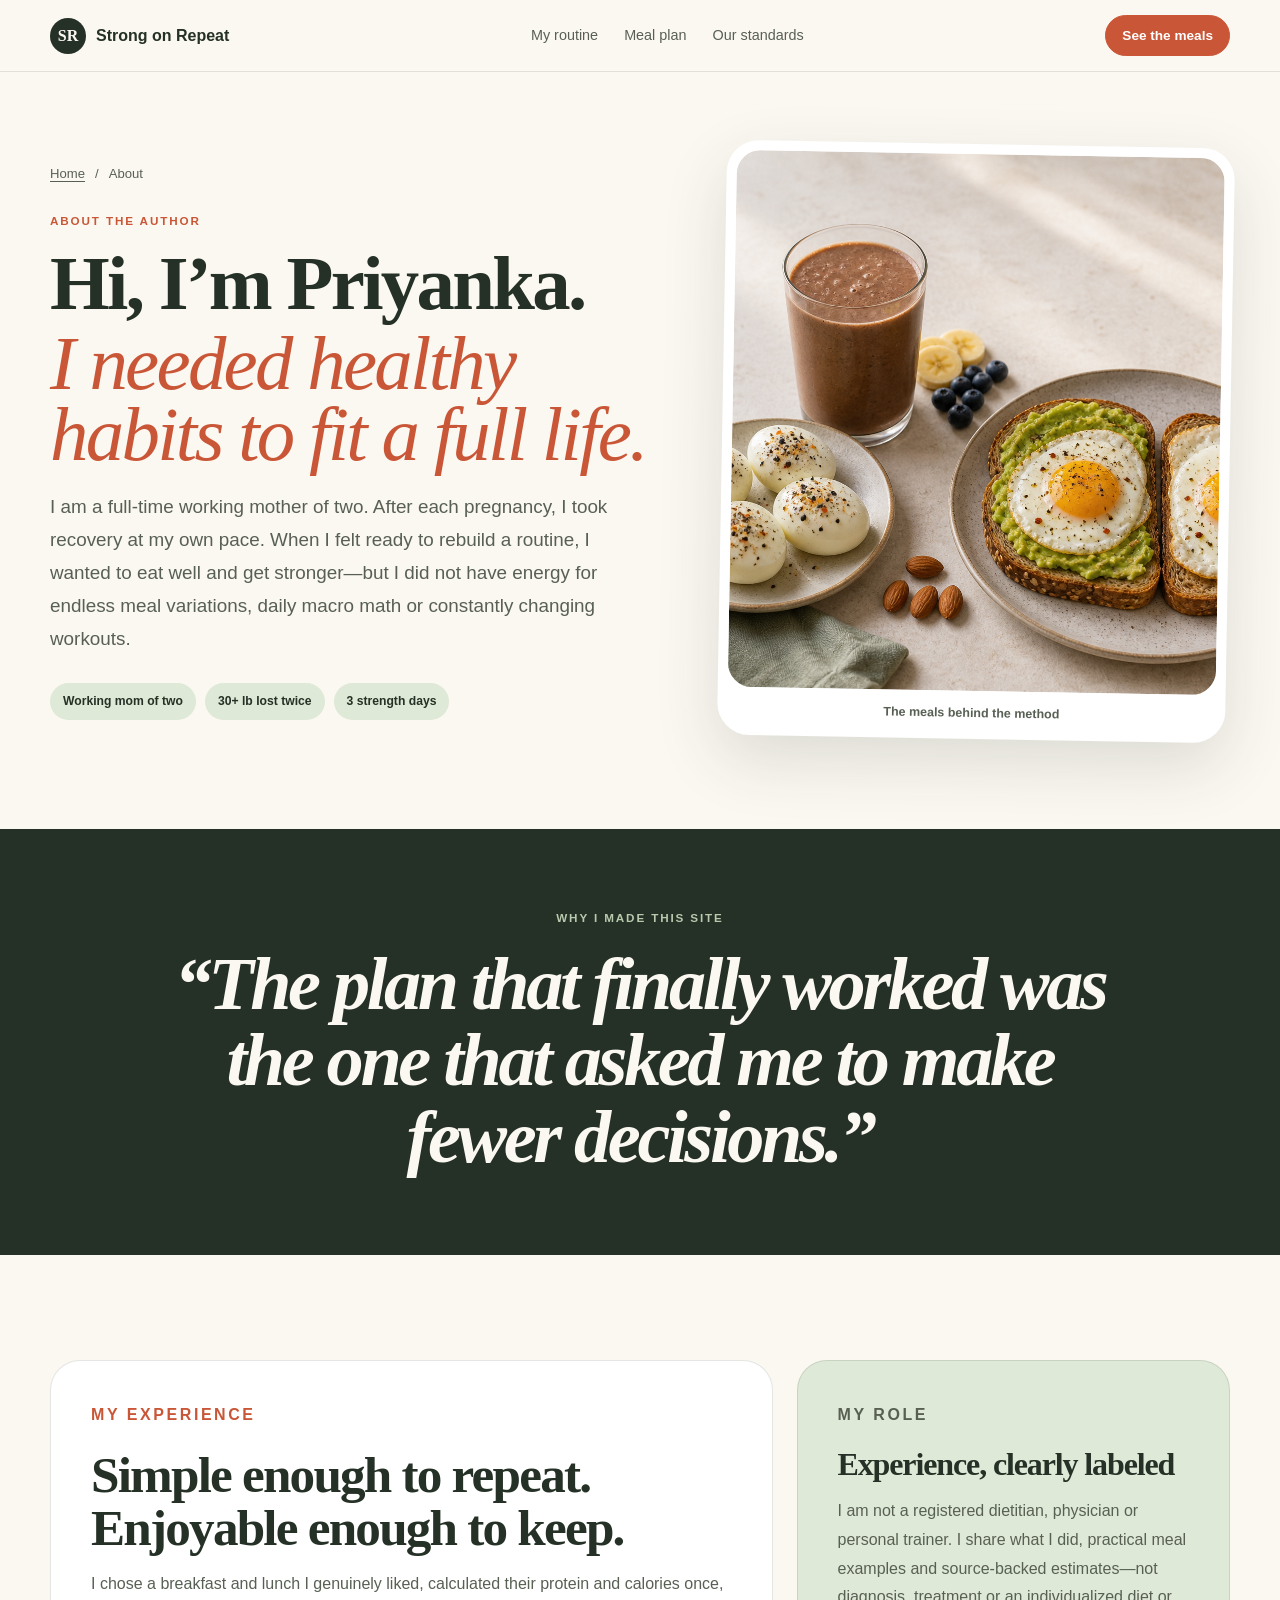
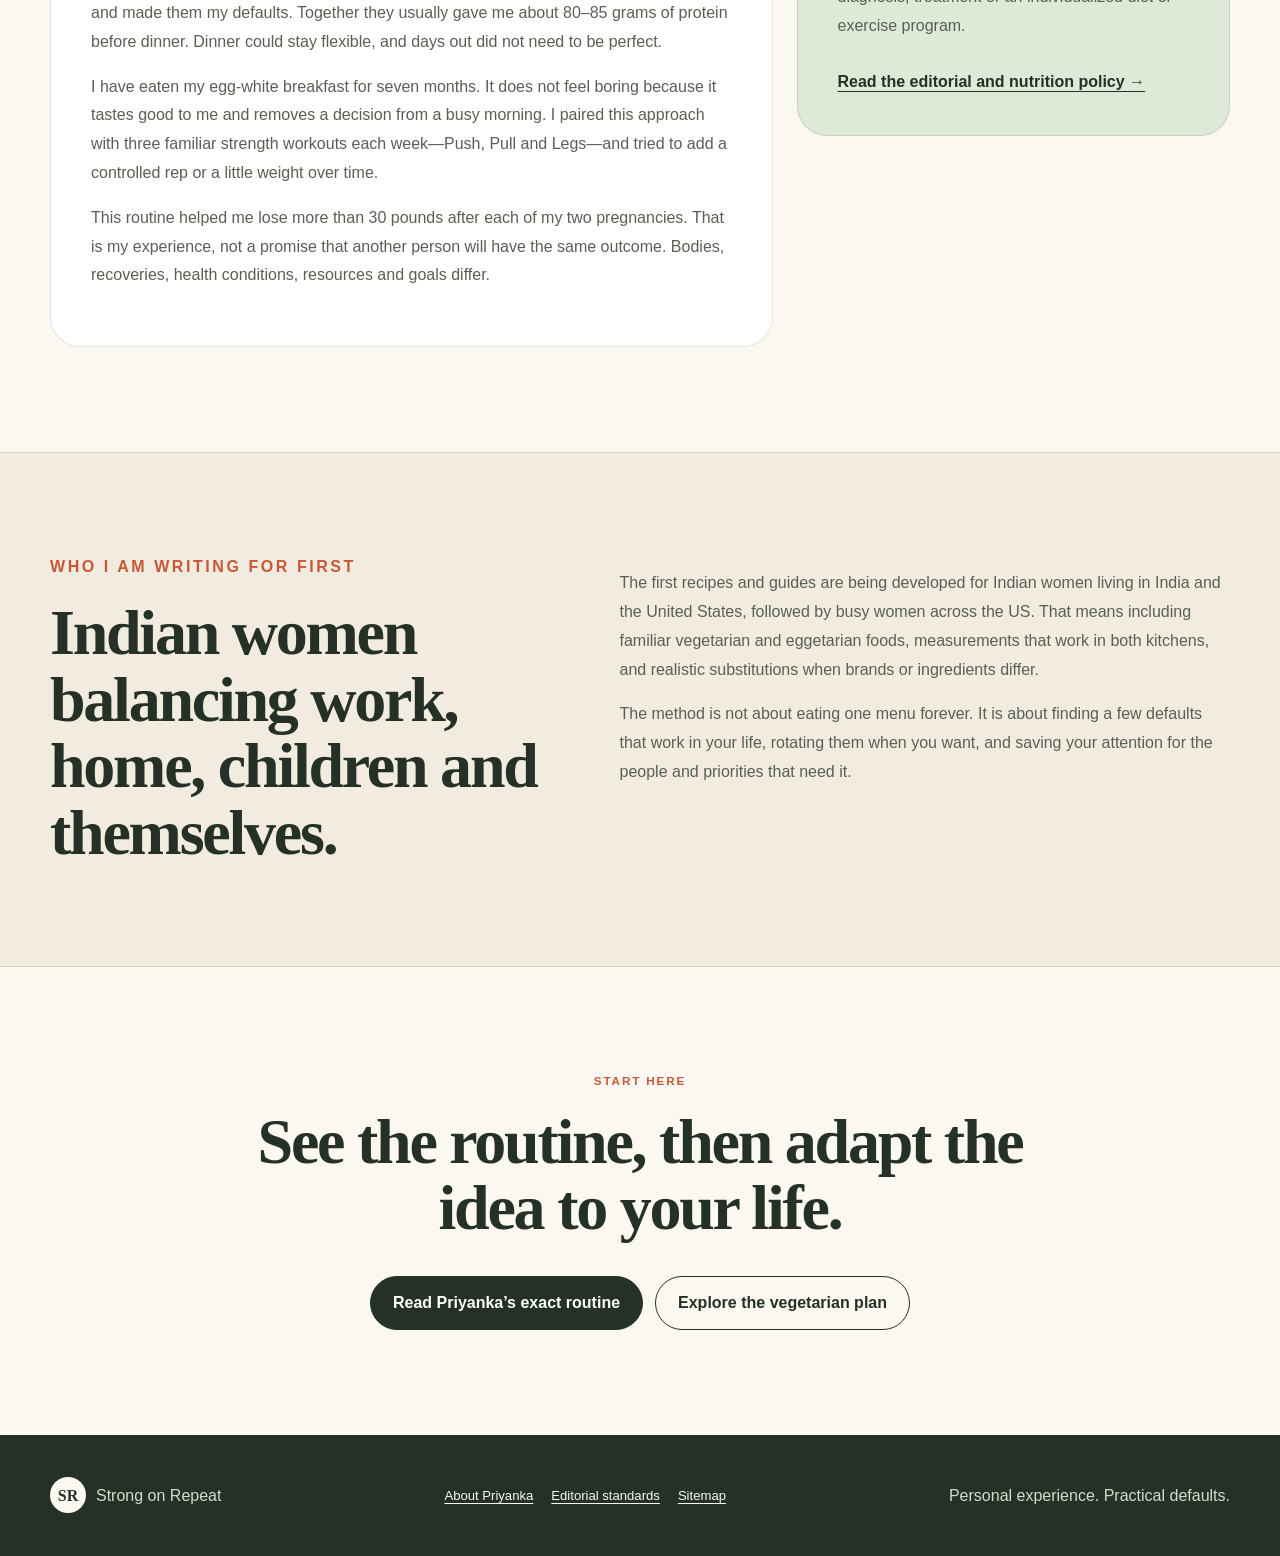
<file: about/index.html>
<!doctype html>
<html lang="en">
<head>
  <meta charset="utf-8">
  <meta name="viewport" content="width=device-width, initial-scale=1">
  <title>About Priyanka | Strong on Repeat</title>
  <meta name="description" content="Meet Priyanka, the full-time working mother behind Strong on Repeat and the simple meal and strength routine she used after two pregnancies.">
  <link rel="canonical" href="https://strongonrepeat.com/about/">
  <link rel="icon" href="../assets/favicon.svg" type="image/svg+xml">
  <link rel="stylesheet" href="../styles.css">
  <meta property="og:type" content="profile">
  <meta property="og:title" content="About Priyanka | Strong on Repeat">
  <meta property="og:description" content="Why a working mother of two built a simpler, repeatable approach to meals and strength training.">
  <meta property="og:url" content="https://strongonrepeat.com/about/">
  <meta property="og:image" content="https://strongonrepeat.com/assets/repeatable-breakfast-lunch.png">
  <meta name="twitter:card" content="summary_large_image">
  <script type="application/ld+json">
  {
    "@context": "https://schema.org",
    "@type": "Person",
    "name": "Priyanka",
    "url": "https://strongonrepeat.com/about/",
    "description": "Creator of Strong on Repeat and a full-time working mother of two sharing her personal meal and strength-training routine."
  }
  </script>
</head>
<body>
  <header class="site-header">
    <a class="brand" href="../" aria-label="Strong on Repeat home"><span>SR</span> Strong on Repeat</a>
    <nav aria-label="Main navigation">
      <a href="../">My routine</a>
      <a href="../high-protein-vegetarian-meal-plan/">Meal plan</a>
      <a href="../editorial-methodology/">Our standards</a>
    </nav>
    <a class="button button-small button-rust" href="../#meals">See the meals</a>
  </header>

  <main id="top">
    <section class="trust-hero wrap">
      <div>
        <p class="breadcrumb"><a href="../">Home</a><span aria-hidden="true">/</span>About</p>
        <p class="eyebrow rust">About the author</p>
        <h1>Hi, I’m Priyanka. <em>I needed healthy habits to fit a full life.</em></h1>
        <p class="lead">I am a full-time working mother of two. After each pregnancy, I took recovery at my own pace. When I felt ready to rebuild a routine, I wanted to eat well and get stronger—but I did not have energy for endless meal variations, daily macro math or constantly changing workouts.</p>
        <div class="author-facts" aria-label="About Priyanka at a glance">
          <span>Working mom of two</span>
          <span>30+ lb lost twice</span>
          <span>3 strength days</span>
        </div>
      </div>
      <figure class="trust-image">
        <img src="../assets/repeatable-breakfast-lunch.png" alt="Priyanka's repeatable egg-white breakfast, protein smoothie, egg avocado toast and Greek-yogurt chaas">
        <figcaption>The meals behind the method</figcaption>
      </figure>
    </section>

    <section class="dark-section">
      <div class="wrap trust-statement">
        <p class="eyebrow light">Why I made this site</p>
        <blockquote>“The plan that finally worked was the one that asked me to make fewer decisions.”</blockquote>
      </div>
    </section>

    <section class="wrap trust-body">
      <article class="prose-card">
        <p class="eyebrow rust">My experience</p>
        <h2>Simple enough to repeat. Enjoyable enough to keep.</h2>
        <p>I chose a breakfast and lunch I genuinely liked, calculated their protein and calories once, and made them my defaults. Together they usually gave me about 80–85 grams of protein before dinner. Dinner could stay flexible, and days out did not need to be perfect.</p>
        <p>I have eaten my egg-white breakfast for seven months. It does not feel boring because it tastes good to me and removes a decision from a busy morning. I paired this approach with three familiar strength workouts each week—Push, Pull and Legs—and tried to add a controlled rep or a little weight over time.</p>
        <p>This routine helped me lose more than 30 pounds after each of my two pregnancies. That is my experience, not a promise that another person will have the same outcome. Bodies, recoveries, health conditions, resources and goals differ.</p>
      </article>

      <aside class="scope-card">
        <p class="eyebrow">My role</p>
        <h3>Experience, clearly labeled</h3>
        <p>I am not a registered dietitian, physician or personal trainer. I share what I did, practical meal examples and source-backed estimates—not diagnosis, treatment or an individualized diet or exercise program.</p>
        <a href="../editorial-methodology/">Read the editorial and nutrition policy →</a>
      </aside>
    </section>

    <section class="audience-section">
      <div class="wrap audience-grid">
        <div>
          <p class="eyebrow rust">Who I am writing for first</p>
          <h2>Indian women balancing work, home, children and themselves.</h2>
        </div>
        <div>
          <p>The first recipes and guides are being developed for Indian women living in India and the United States, followed by busy women across the US. That means including familiar vegetarian and eggetarian foods, measurements that work in both kitchens, and realistic substitutions when brands or ingredients differ.</p>
          <p>The method is not about eating one menu forever. It is about finding a few defaults that work in your life, rotating them when you want, and saving your attention for the people and priorities that need it.</p>
        </div>
      </div>
    </section>

    <section class="wrap section center">
      <p class="eyebrow rust">Start here</p>
      <h2>See the routine, then adapt the idea to your life.</h2>
      <div class="actions center-actions">
        <a class="button" href="../">Read Priyanka’s exact routine</a>
        <a class="button button-outline" href="../high-protein-vegetarian-meal-plan/">Explore the vegetarian plan</a>
      </div>
    </section>
  </main>

  <footer><div class="wrap"><a href="../"><span><b>SR</b> Strong on Repeat</span></a><div class="footer-links"><a href="../about/">About Priyanka</a><a href="../editorial-methodology/">Editorial standards</a><a href="../sitemap.xml">Sitemap</a></div><p>Personal experience. Practical defaults.</p></div></footer>
</body>
</html>
</file>
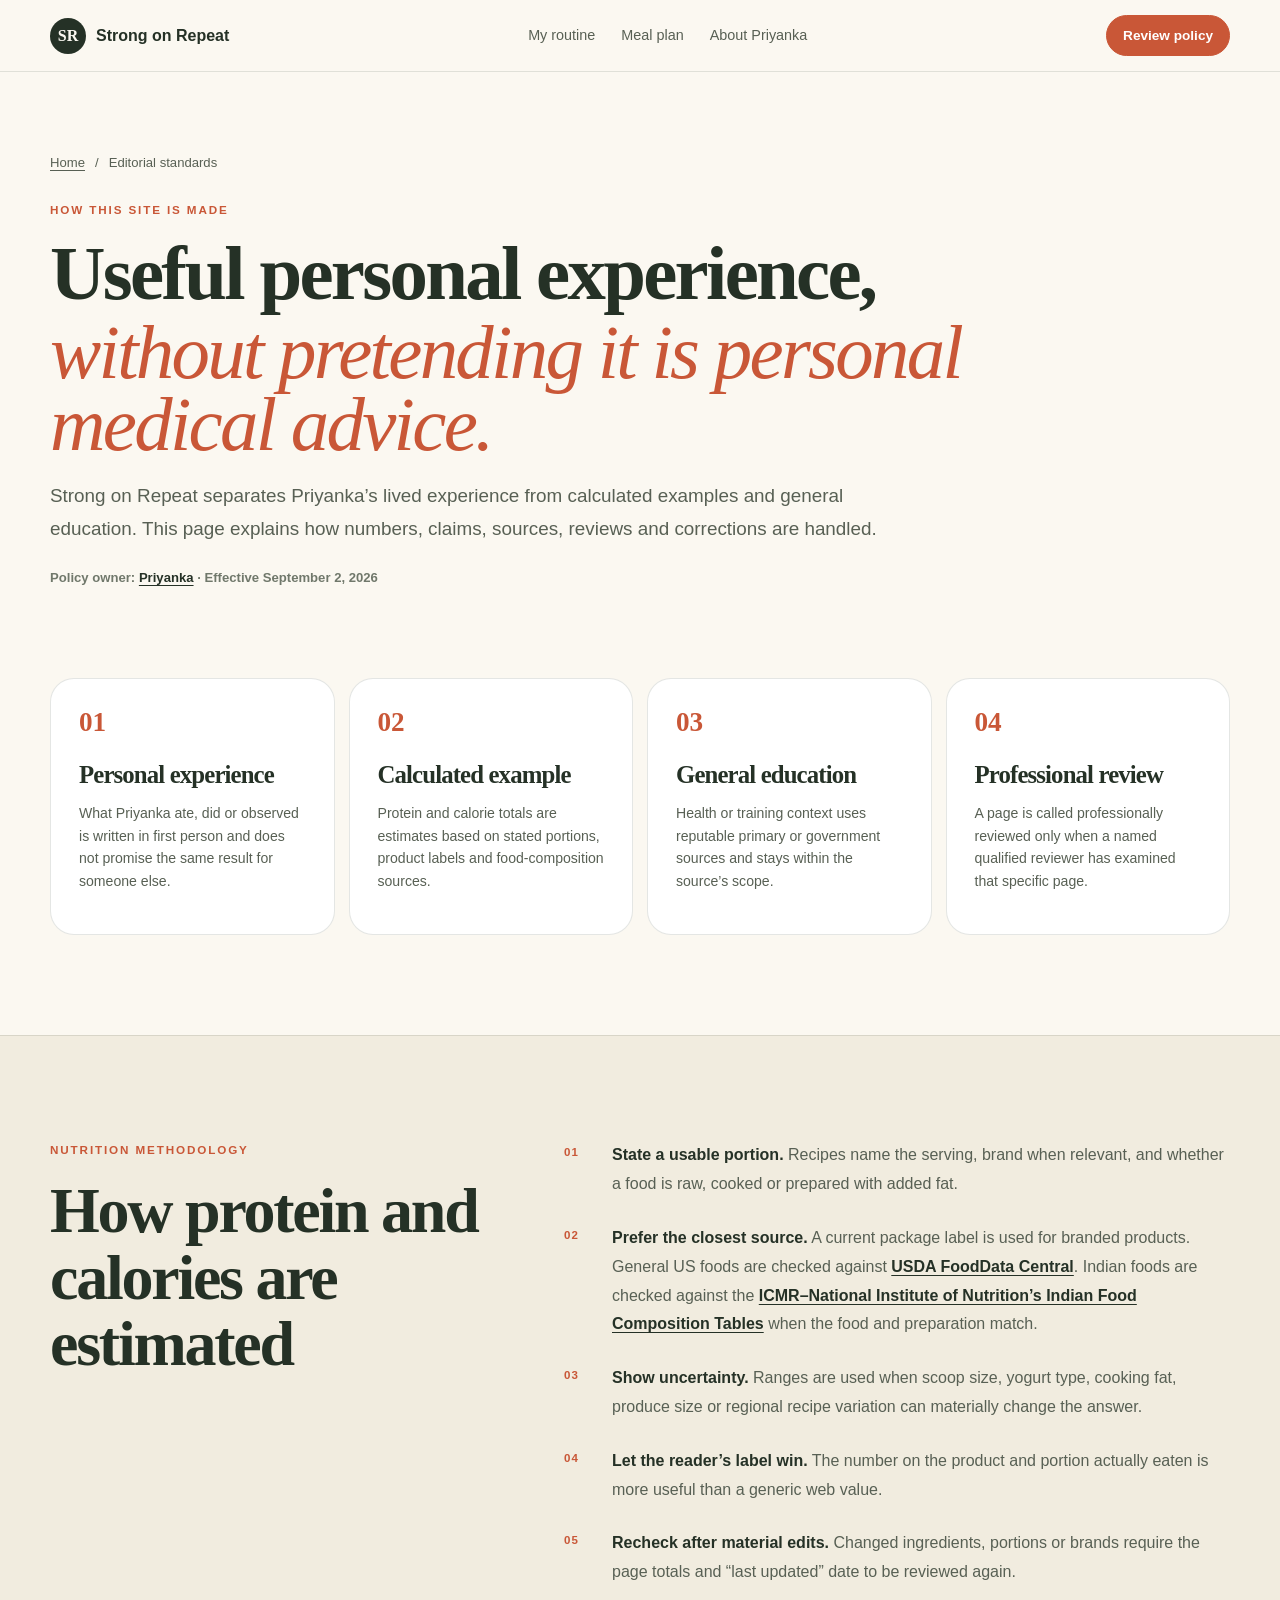
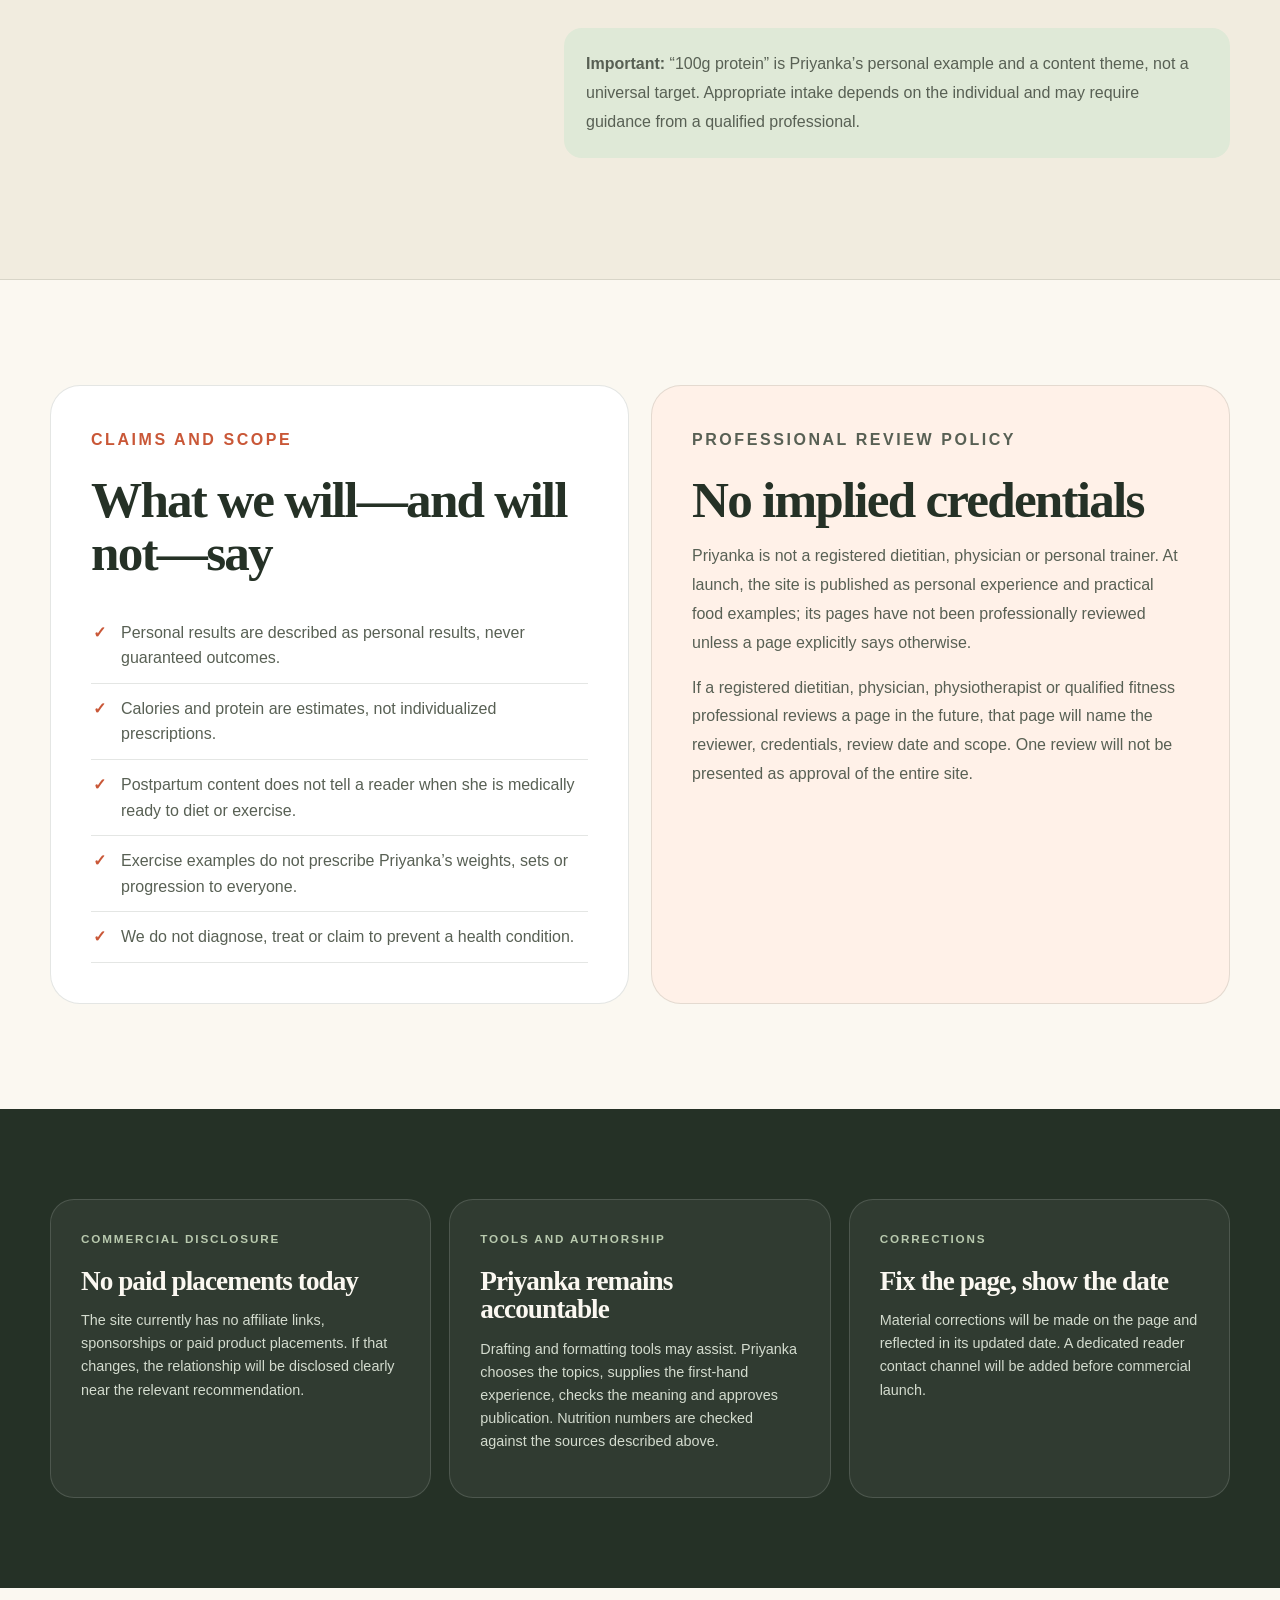
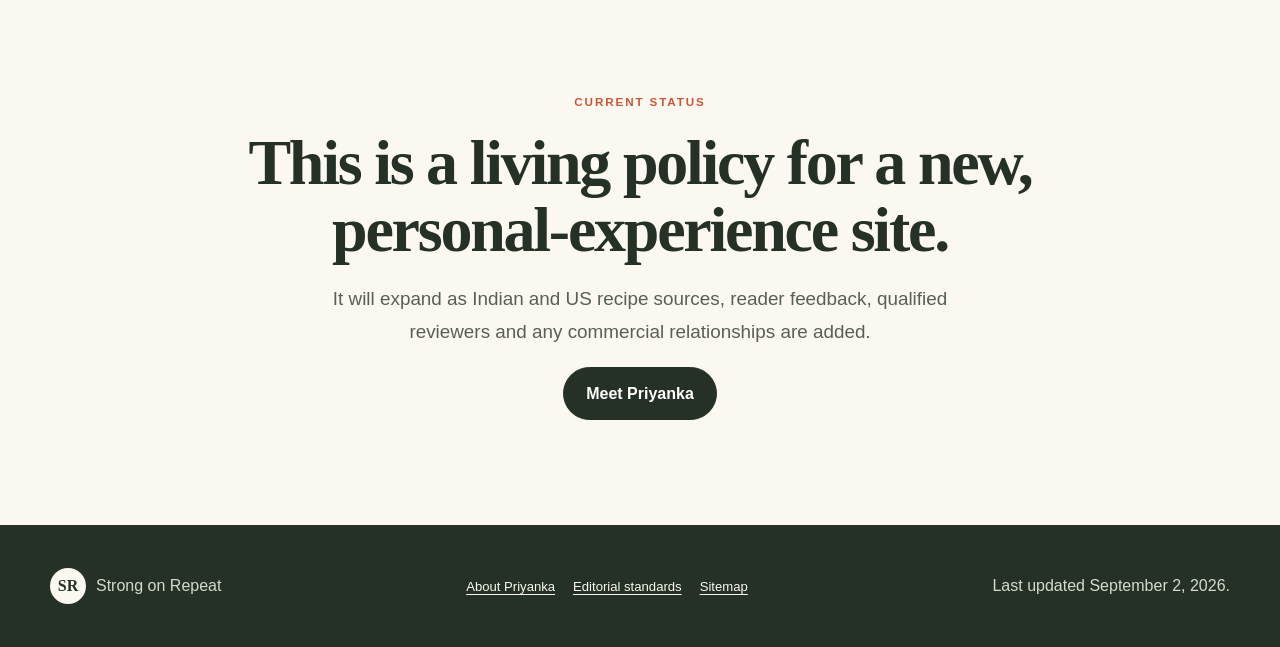
<file: editorial-methodology/index.html>
<!doctype html>
<html lang="en">
<head>
  <meta charset="utf-8">
  <meta name="viewport" content="width=device-width, initial-scale=1">
  <title>Editorial Standards & Nutrition Methodology | Strong on Repeat</title>
  <meta name="description" content="How Strong on Repeat labels personal experience, calculates nutrition estimates, uses sources, handles professional review and corrects content.">
  <link rel="canonical" href="https://strongonrepeat.com/editorial-methodology/">
  <link rel="icon" href="../assets/favicon.svg" type="image/svg+xml">
  <link rel="stylesheet" href="../styles.css">
  <meta property="og:type" content="website">
  <meta property="og:title" content="Editorial Standards | Strong on Repeat">
  <meta property="og:description" content="The rules behind our nutrition estimates, personal stories, sources and future professional reviews.">
  <meta property="og:url" content="https://strongonrepeat.com/editorial-methodology/">
</head>
<body>
  <header class="site-header">
    <a class="brand" href="../" aria-label="Strong on Repeat home"><span>SR</span> Strong on Repeat</a>
    <nav aria-label="Main navigation">
      <a href="../">My routine</a>
      <a href="../high-protein-vegetarian-meal-plan/">Meal plan</a>
      <a href="../about/">About Priyanka</a>
    </nav>
    <a class="button button-small button-rust" href="#review">Review policy</a>
  </header>

  <main id="top">
    <section class="policy-hero wrap">
      <p class="breadcrumb"><a href="../">Home</a><span aria-hidden="true">/</span>Editorial standards</p>
      <p class="eyebrow rust">How this site is made</p>
      <h1>Useful personal experience, <em>without pretending it is personal medical advice.</em></h1>
      <p class="lead">Strong on Repeat separates Priyanka’s lived experience from calculated examples and general education. This page explains how numbers, claims, sources, reviews and corrections are handled.</p>
      <p class="byline">Policy owner: <a href="../about/">Priyanka</a> · Effective September 2, 2026</p>
    </section>

    <section class="wrap policy-grid" aria-label="Content labels">
      <article><span>01</span><h3>Personal experience</h3><p>What Priyanka ate, did or observed is written in first person and does not promise the same result for someone else.</p></article>
      <article><span>02</span><h3>Calculated example</h3><p>Protein and calorie totals are estimates based on stated portions, product labels and food-composition sources.</p></article>
      <article><span>03</span><h3>General education</h3><p>Health or training context uses reputable primary or government sources and stays within the source’s scope.</p></article>
      <article><span>04</span><h3>Professional review</h3><p>A page is called professionally reviewed only when a named qualified reviewer has examined that specific page.</p></article>
    </section>

    <section class="methodology-section">
      <div class="wrap methodology-grid">
        <div>
          <p class="eyebrow rust">Nutrition methodology</p>
          <h2>How protein and calories are estimated</h2>
        </div>
        <div class="policy-prose">
          <ol class="policy-steps">
            <li><strong>State a usable portion.</strong> Recipes name the serving, brand when relevant, and whether a food is raw, cooked or prepared with added fat.</li>
            <li><strong>Prefer the closest source.</strong> A current package label is used for branded products. General US foods are checked against <a href="https://fdc.nal.usda.gov/">USDA FoodData Central</a>. Indian foods are checked against the <a href="https://www.nin.res.in/ebooks/IFCT2017.pdf">ICMR–National Institute of Nutrition’s Indian Food Composition Tables</a> when the food and preparation match.</li>
            <li><strong>Show uncertainty.</strong> Ranges are used when scoop size, yogurt type, cooking fat, produce size or regional recipe variation can materially change the answer.</li>
            <li><strong>Let the reader’s label win.</strong> The number on the product and portion actually eaten is more useful than a generic web value.</li>
            <li><strong>Recheck after material edits.</strong> Changed ingredients, portions or brands require the page totals and “last updated” date to be reviewed again.</li>
          </ol>
          <p class="policy-note"><strong>Important:</strong> “100g protein” is Priyanka’s personal example and a content theme, not a universal target. Appropriate intake depends on the individual and may require guidance from a qualified professional.</p>
        </div>
      </div>
    </section>

    <section class="wrap claim-grid">
      <article class="prose-card">
        <p class="eyebrow rust">Claims and scope</p>
        <h2>What we will—and will not—say</h2>
        <ul class="check-list">
          <li>Personal results are described as personal results, never guaranteed outcomes.</li>
          <li>Calories and protein are estimates, not individualized prescriptions.</li>
          <li>Postpartum content does not tell a reader when she is medically ready to diet or exercise.</li>
          <li>Exercise examples do not prescribe Priyanka’s weights, sets or progression to everyone.</li>
          <li>We do not diagnose, treat or claim to prevent a health condition.</li>
        </ul>
      </article>
      <article class="prose-card rust-card" id="review">
        <p class="eyebrow">Professional review policy</p>
        <h2>No implied credentials</h2>
        <p>Priyanka is not a registered dietitian, physician or personal trainer. At launch, the site is published as personal experience and practical food examples; its pages have not been professionally reviewed unless a page explicitly says otherwise.</p>
        <p>If a registered dietitian, physician, physiotherapist or qualified fitness professional reviews a page in the future, that page will name the reviewer, credentials, review date and scope. One review will not be presented as approval of the entire site.</p>
      </article>
    </section>

    <section class="disclosure-section">
      <div class="wrap disclosure-grid">
        <article><p class="eyebrow light">Commercial disclosure</p><h3>No paid placements today</h3><p>The site currently has no affiliate links, sponsorships or paid product placements. If that changes, the relationship will be disclosed clearly near the relevant recommendation.</p></article>
        <article><p class="eyebrow light">Tools and authorship</p><h3>Priyanka remains accountable</h3><p>Drafting and formatting tools may assist. Priyanka chooses the topics, supplies the first-hand experience, checks the meaning and approves publication. Nutrition numbers are checked against the sources described above.</p></article>
        <article><p class="eyebrow light">Corrections</p><h3>Fix the page, show the date</h3><p>Material corrections will be made on the page and reflected in its updated date. A dedicated reader contact channel will be added before commercial launch.</p></article>
      </div>
    </section>

    <section class="wrap section center">
      <p class="eyebrow rust">Current status</p>
      <h2>This is a living policy for a new, personal-experience site.</h2>
      <p class="section-intro centered-copy">It will expand as Indian and US recipe sources, reader feedback, qualified reviewers and any commercial relationships are added.</p>
      <a class="button" href="../about/">Meet Priyanka</a>
    </section>
  </main>

  <footer><div class="wrap"><a href="../"><span><b>SR</b> Strong on Repeat</span></a><div class="footer-links"><a href="../about/">About Priyanka</a><a href="../editorial-methodology/">Editorial standards</a><a href="../sitemap.xml">Sitemap</a></div><p>Last updated September 2, 2026.</p></div></footer>
</body>
</html>
</file>
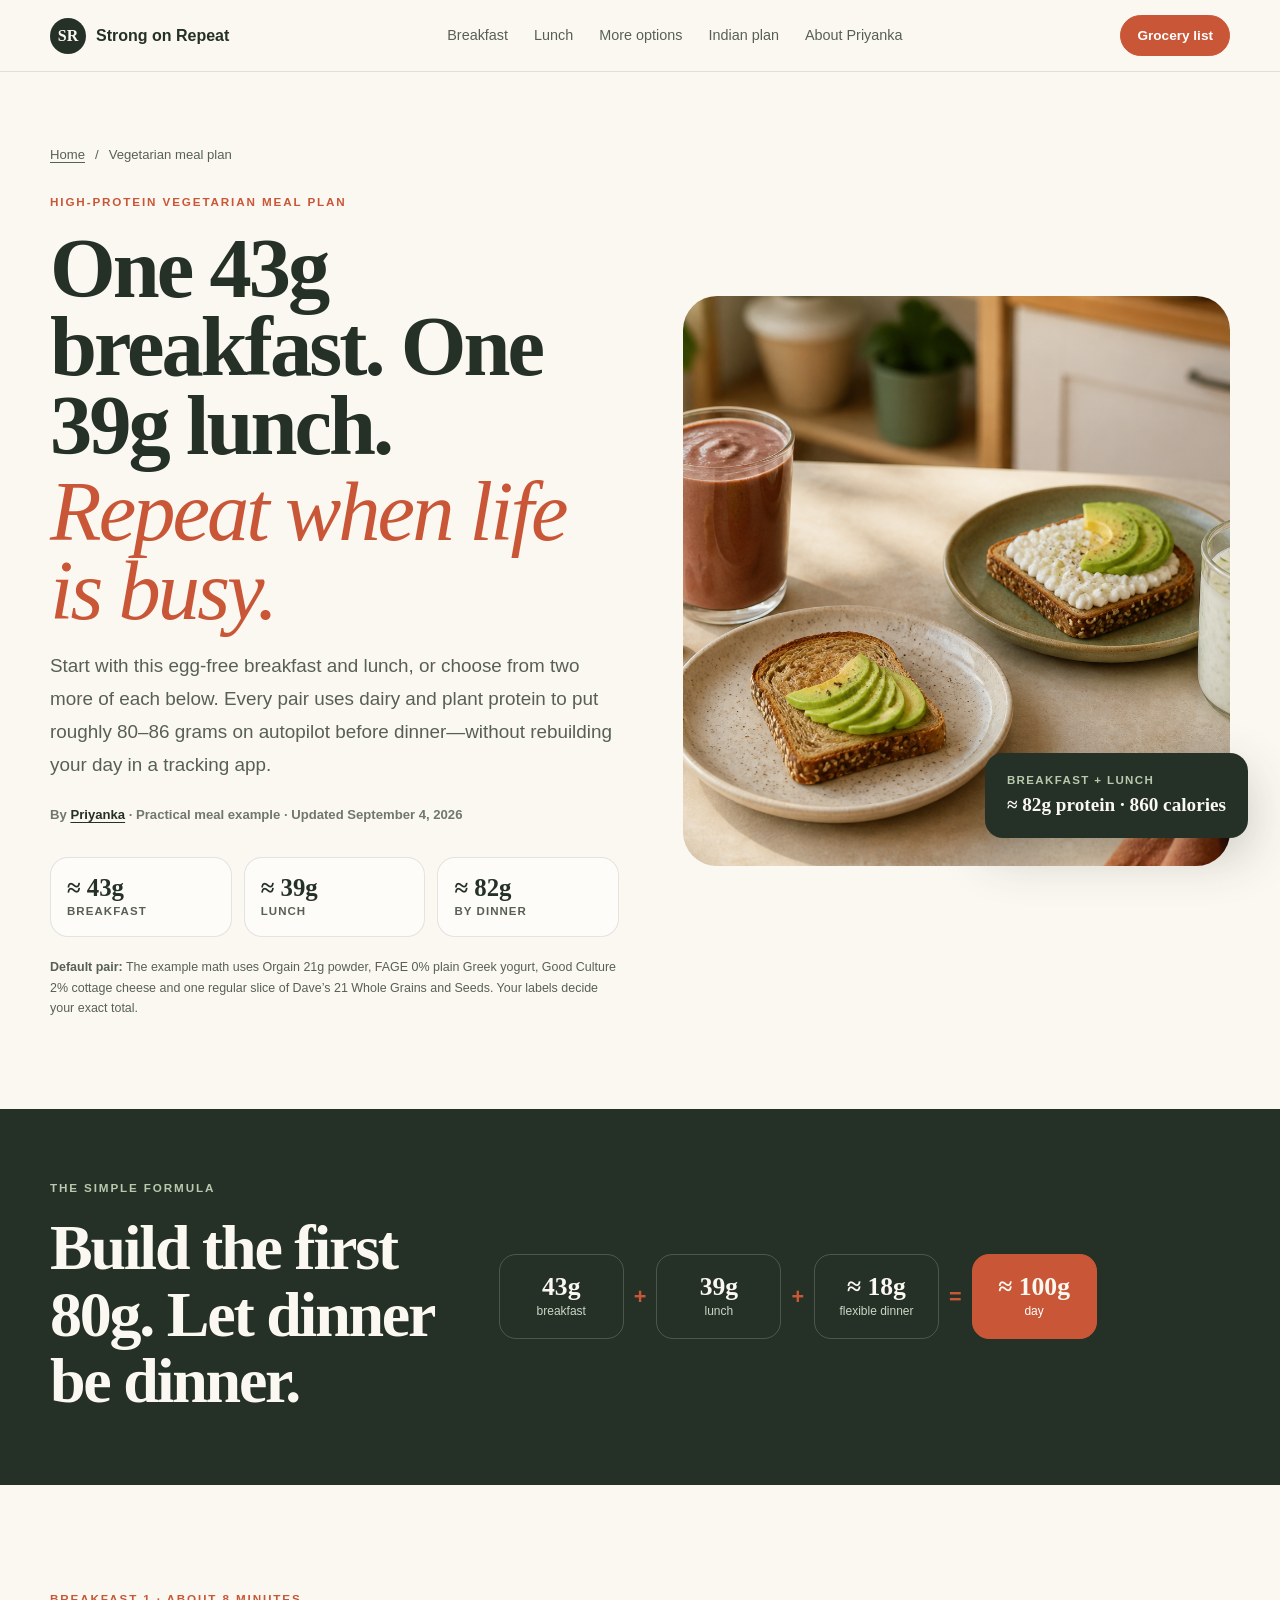
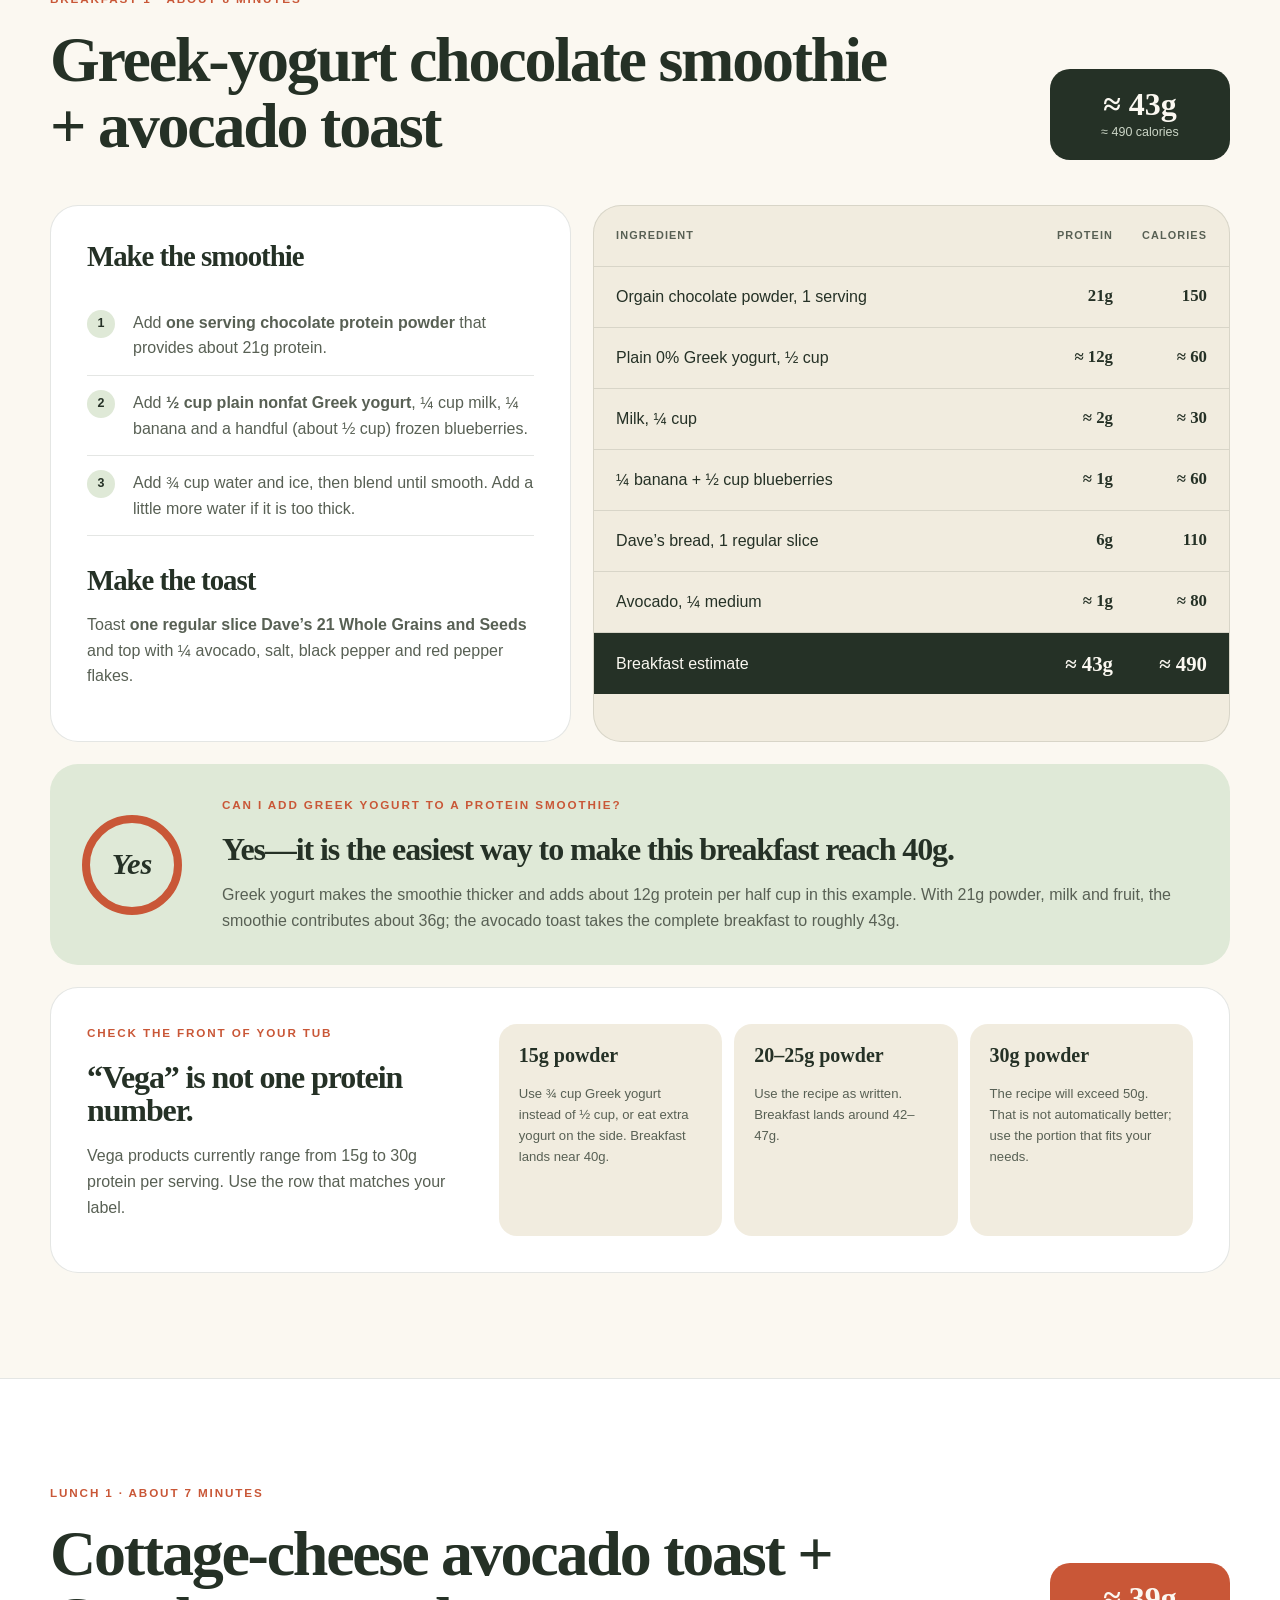
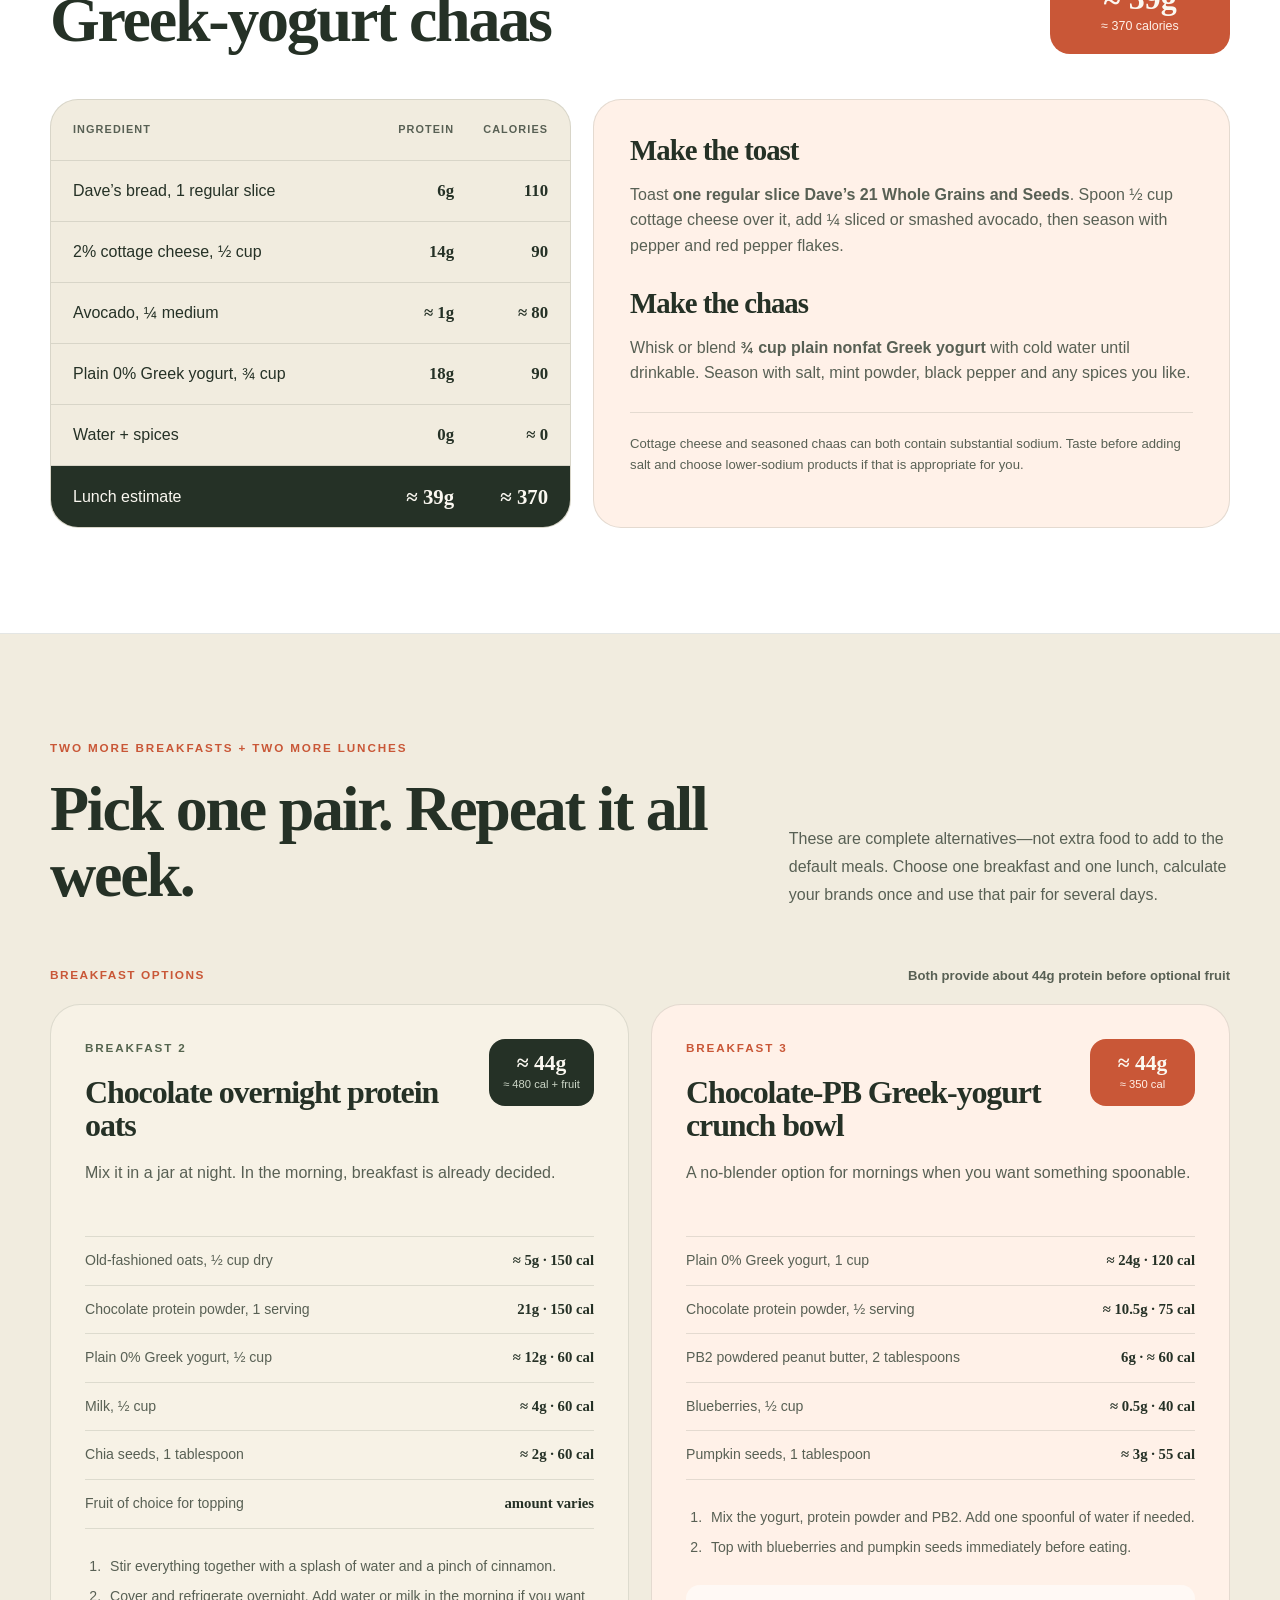
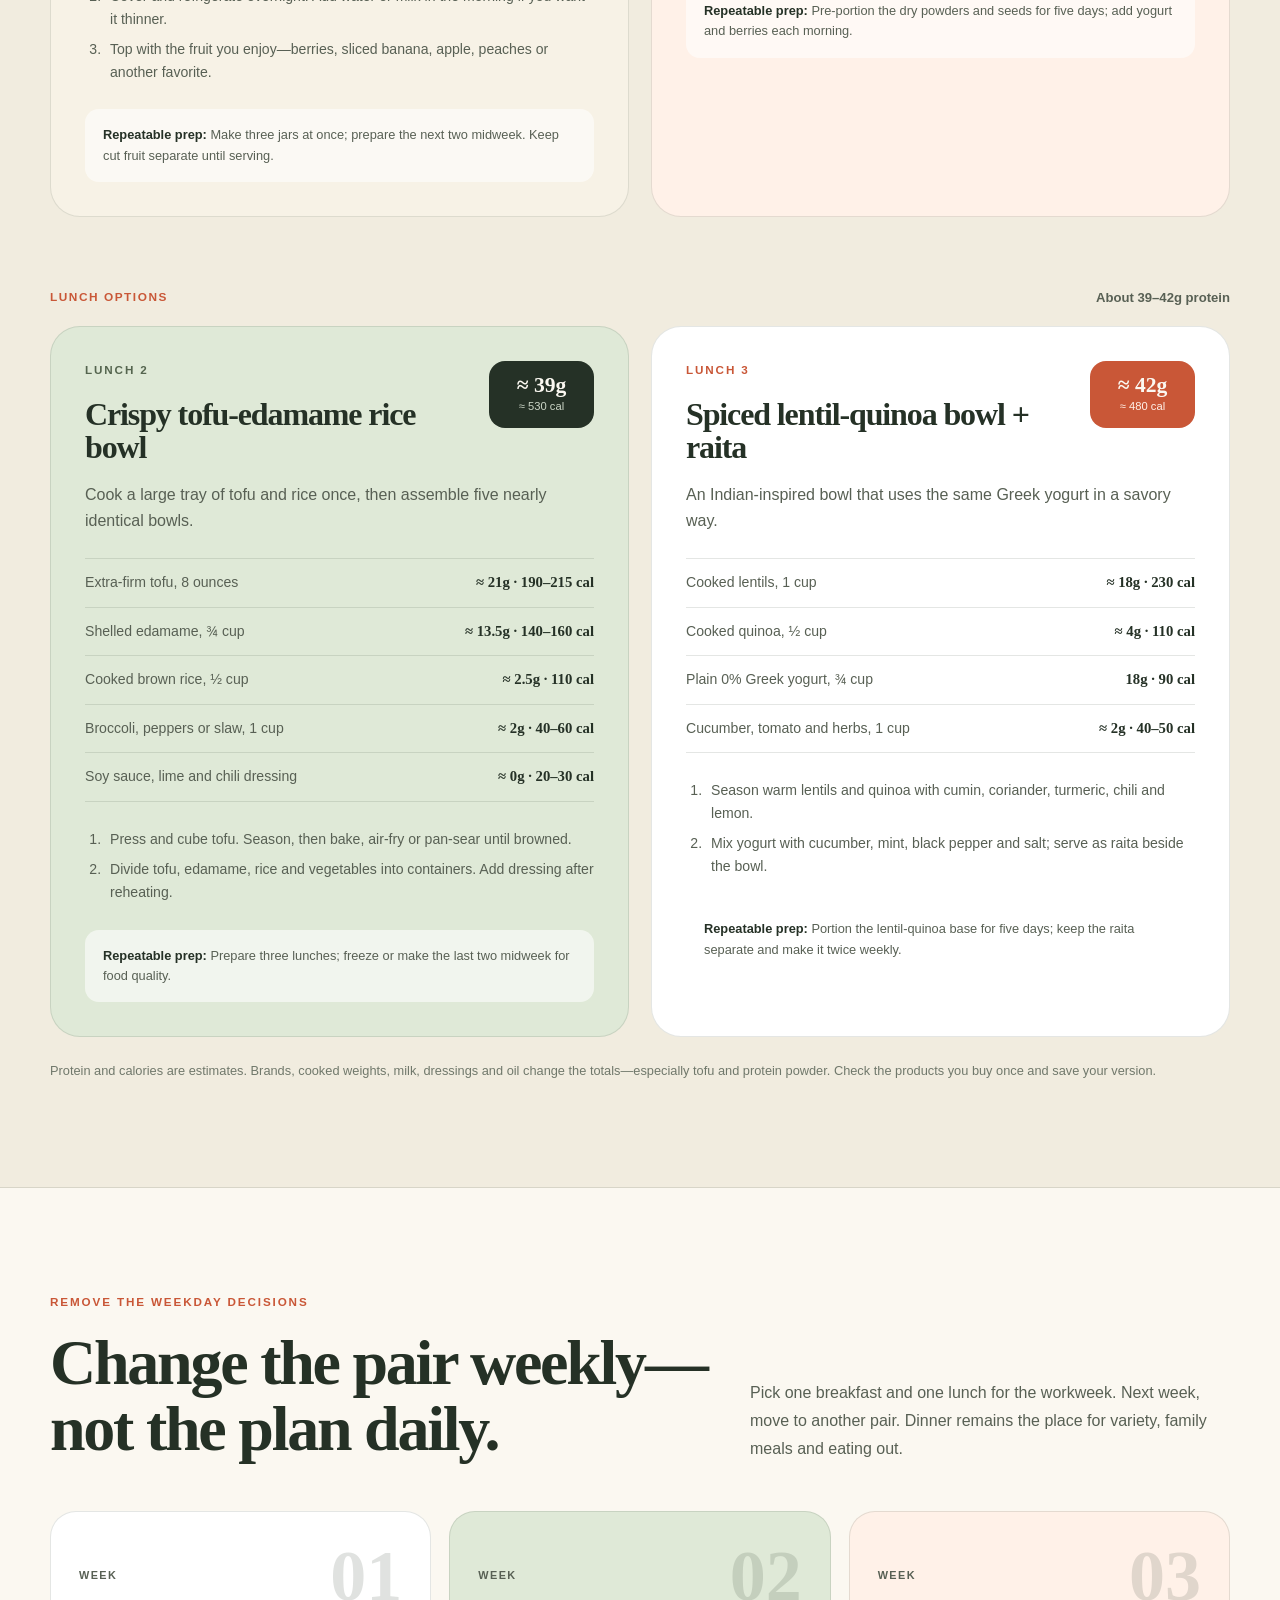
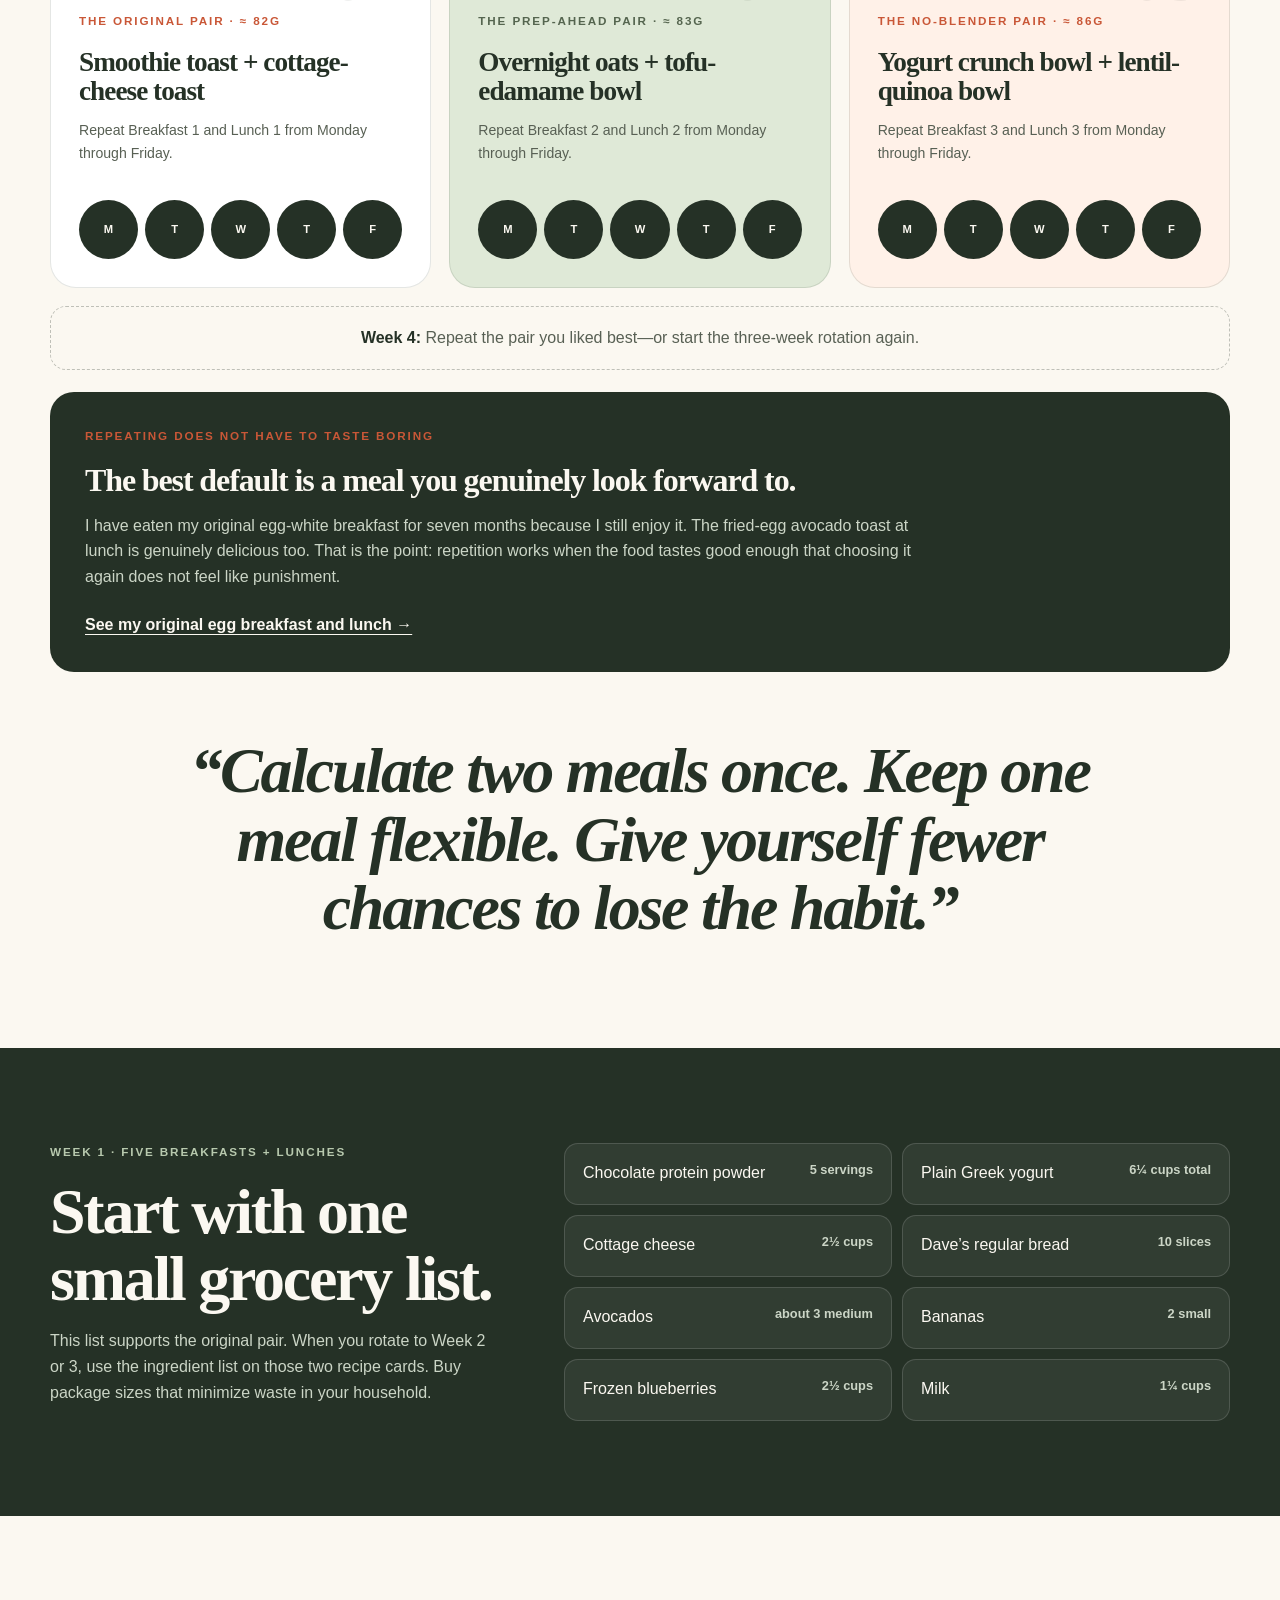
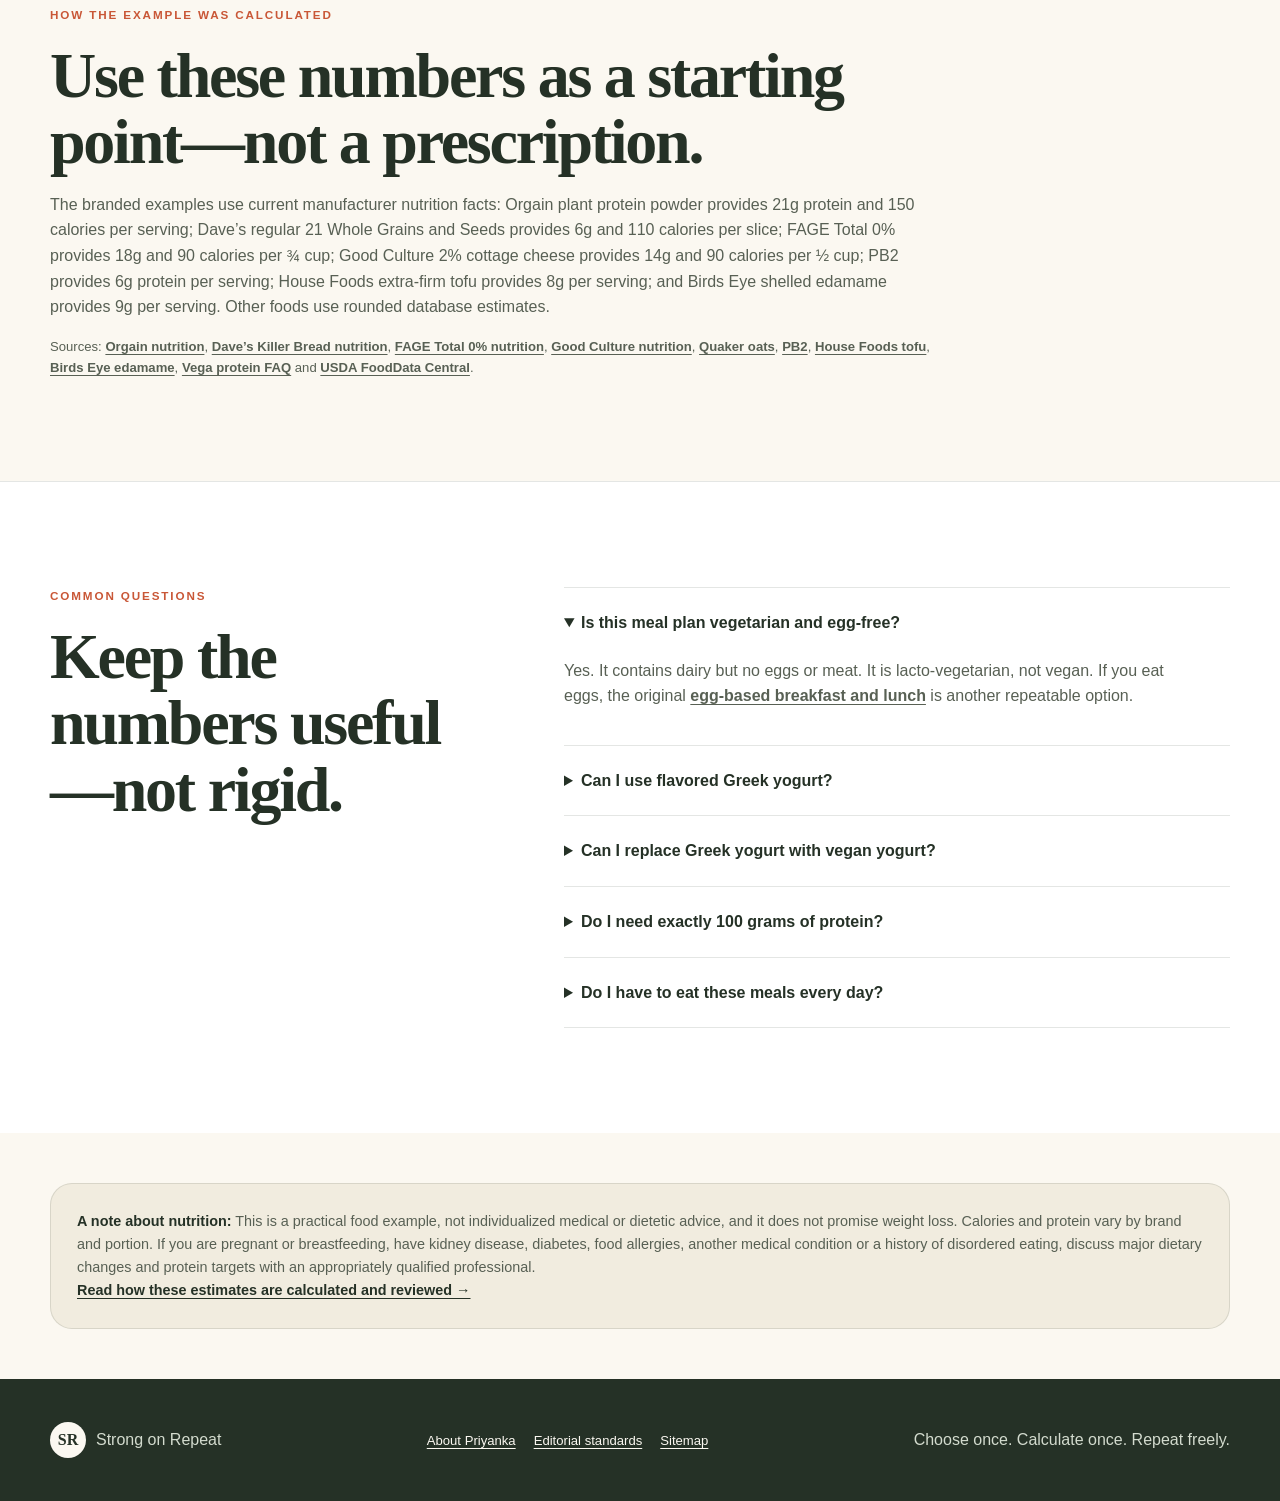
<file: high-protein-vegetarian-meal-plan/index.html>
<!doctype html>
<html lang="en">
<head>
  <meta charset="utf-8">
  <meta name="viewport" content="width=device-width, initial-scale=1">
  <title>High-Protein Vegetarian Meal Plan: 82g by Lunch</title>
  <meta name="description" content="Choose from three repeatable high-protein vegetarian breakfasts and lunches, with exact protein estimates and a simple three-week meal rotation.">
  <link rel="canonical" href="https://strongonrepeat.com/high-protein-vegetarian-meal-plan/">
  <link rel="icon" href="../assets/favicon.svg" type="image/svg+xml">
  <link rel="stylesheet" href="../styles.css">
  <meta property="og:type" content="article">
  <meta property="og:title" content="A repeatable vegetarian meal plan with 82g protein by lunch">
  <meta property="og:description" content="Three 40g+ breakfasts, three high-protein lunches and a simple weekly rotation that keeps dinner flexible.">
  <meta property="og:url" content="https://strongonrepeat.com/high-protein-vegetarian-meal-plan/">
  <meta property="og:image" content="https://strongonrepeat.com/assets/vegetarian-meal-plan.png">
  <meta name="twitter:card" content="summary_large_image">
  <script type="application/ld+json">
  {
    "@context": "https://schema.org",
    "@type": "Article",
    "headline": "High-Protein Vegetarian Meal Plan: A Repeatable 82g by Lunch",
    "description": "Three repeatable egg-free vegetarian breakfasts and lunches with about 80 to 86 grams of protein before dinner.",
    "image": "https://strongonrepeat.com/assets/vegetarian-meal-plan.png",
    "author": {"@type": "Person", "name": "Priyanka", "url": "https://strongonrepeat.com/about/"},
    "publisher": {"@type": "Organization", "name": "Strong on Repeat"},
    "dateModified": "2026-09-04",
    "mainEntityOfPage": "https://strongonrepeat.com/high-protein-vegetarian-meal-plan/"
  }
  </script>
</head>
<body>
  <header class="site-header">
    <a class="brand" href="../" aria-label="Strong on Repeat home"><span>SR</span> Strong on Repeat</a>
    <nav aria-label="Page navigation">
      <a href="#breakfast">Breakfast</a>
      <a href="#lunch">Lunch</a>
      <a href="#more-options">More options</a>
      <a href="../100g-protein-indian-diet/">Indian plan</a>
      <a href="../about/">About Priyanka</a>
    </nav>
    <a class="button button-small button-rust" href="#grocery-list">Grocery list</a>
  </header>

  <main id="top">
    <section class="subpage-hero wrap">
      <div class="subpage-hero-copy">
        <p class="breadcrumb"><a href="../">Home</a><span aria-hidden="true">/</span>Vegetarian meal plan</p>
        <p class="eyebrow rust">High-protein vegetarian meal plan</p>
        <h1>One 43g breakfast. One 39g lunch. <em>Repeat when life is busy.</em></h1>
        <p class="lead">Start with this egg-free breakfast and lunch, or choose from two more of each below. Every pair uses dairy and plant protein to put roughly 80–86 grams on autopilot before dinner—without rebuilding your day in a tracking app.</p>
        <p class="byline">By <a href="../about/">Priyanka</a> · Practical meal example · Updated September 4, 2026</p>
        <div class="meal-stats" aria-label="Plan totals">
          <div><strong>≈ 43g</strong><span>breakfast</span></div>
          <div><strong>≈ 39g</strong><span>lunch</span></div>
          <div><strong>≈ 82g</strong><span>by dinner</span></div>
        </div>
        <p class="label-caveat"><strong>Default pair:</strong> The example math uses Orgain 21g powder, FAGE 0% plain Greek yogurt, Good Culture 2% cottage cheese and one regular slice of Dave’s 21 Whole Grains and Seeds. Your labels decide your exact total.</p>
      </div>
      <figure class="subpage-hero-image">
        <img src="../assets/vegetarian-meal-plan.png" alt="Chocolate Greek-yogurt protein smoothie and avocado toast beside cottage-cheese avocado toast and Greek-yogurt chaas">
        <figcaption><span>Breakfast + lunch</span><strong>≈ 82g protein · 860 calories</strong></figcaption>
      </figure>
    </section>

    <section class="formula-band">
      <div class="wrap formula-band-inner">
        <div>
          <p class="eyebrow light">The simple formula</p>
          <h2>Build the first 80g. Let dinner be dinner.</h2>
        </div>
        <div class="formula-equation" aria-label="Protein formula">
          <span><strong>43g</strong> breakfast</span>
          <b aria-hidden="true">+</b>
          <span><strong>39g</strong> lunch</span>
          <b aria-hidden="true">+</b>
          <span><strong>≈ 18g</strong> flexible dinner</span>
          <b aria-hidden="true">=</b>
          <span class="formula-result"><strong>≈ 100g</strong> day</span>
        </div>
      </div>
    </section>

    <section id="breakfast" class="wrap section meal-detail-section">
      <div class="section-heading-split">
        <div>
          <p class="eyebrow rust">Breakfast 1 · about 8 minutes</p>
          <h2>Greek-yogurt chocolate smoothie + avocado toast</h2>
        </div>
        <div class="macro-badge"><strong>≈ 43g</strong><span>≈ 490 calories</span></div>
      </div>

      <div class="meal-detail-grid">
        <article class="recipe-card">
          <h3>Make the smoothie</h3>
          <ol class="numbered-recipe">
            <li><span>1</span><p>Add <strong>one serving chocolate protein powder</strong> that provides about 21g protein.</p></li>
            <li><span>2</span><p>Add <strong>½ cup plain nonfat Greek yogurt</strong>, ¼ cup milk, ¼ banana and a handful (about ½ cup) frozen blueberries.</p></li>
            <li><span>3</span><p>Add ¾ cup water and ice, then blend until smooth. Add a little more water if it is too thick.</p></li>
          </ol>
          <h3 class="toast-heading">Make the toast</h3>
          <p>Toast <strong>one regular slice Dave’s 21 Whole Grains and Seeds</strong> and top with ¼ avocado, salt, black pepper and red pepper flakes.</p>
        </article>

        <div class="macro-table" role="table" aria-label="Breakfast protein and calorie estimate">
          <div class="macro-table-head" role="row"><span>Ingredient</span><span>Protein</span><span>Calories</span></div>
          <div role="row"><span>Orgain chocolate powder, 1 serving</span><strong>21g</strong><strong>150</strong></div>
          <div role="row"><span>Plain 0% Greek yogurt, ½ cup</span><strong>≈ 12g</strong><strong>≈ 60</strong></div>
          <div role="row"><span>Milk, ¼ cup</span><strong>≈ 2g</strong><strong>≈ 30</strong></div>
          <div role="row"><span>¼ banana + ½ cup blueberries</span><strong>≈ 1g</strong><strong>≈ 60</strong></div>
          <div role="row"><span>Dave’s bread, 1 regular slice</span><strong>6g</strong><strong>110</strong></div>
          <div role="row"><span>Avocado, ¼ medium</span><strong>≈ 1g</strong><strong>≈ 80</strong></div>
          <div class="macro-table-total" role="row"><span>Breakfast estimate</span><strong>≈ 43g</strong><strong>≈ 490</strong></div>
        </div>
      </div>

      <aside class="answer-box">
        <div class="answer-mark" aria-hidden="true">Yes</div>
        <div>
          <p class="eyebrow rust">Can I add Greek yogurt to a protein smoothie?</p>
          <h3>Yes—it is the easiest way to make this breakfast reach 40g.</h3>
          <p>Greek yogurt makes the smoothie thicker and adds about 12g protein per half cup in this example. With 21g powder, milk and fruit, the smoothie contributes about 36g; the avocado toast takes the complete breakfast to roughly 43g.</p>
        </div>
      </aside>

      <div class="powder-guide">
        <div>
          <p class="eyebrow rust">Check the front of your tub</p>
          <h3>“Vega” is not one protein number.</h3>
          <p>Vega products currently range from 15g to 30g protein per serving. Use the row that matches your label.</p>
        </div>
        <div class="powder-options">
          <article><strong>15g powder</strong><p>Use ¾ cup Greek yogurt instead of ½ cup, or eat extra yogurt on the side. Breakfast lands near 40g.</p></article>
          <article><strong>20–25g powder</strong><p>Use the recipe as written. Breakfast lands around 42–47g.</p></article>
          <article><strong>30g powder</strong><p>The recipe will exceed 50g. That is not automatically better; use the portion that fits your needs.</p></article>
        </div>
      </div>
    </section>

    <section id="lunch" class="meal-detail-section lunch-detail-section">
      <div class="wrap">
        <div class="section-heading-split">
          <div>
            <p class="eyebrow rust">Lunch 1 · about 7 minutes</p>
            <h2>Cottage-cheese avocado toast + Greek-yogurt chaas</h2>
          </div>
          <div class="macro-badge rust-badge"><strong>≈ 39g</strong><span>≈ 370 calories</span></div>
        </div>

        <div class="meal-detail-grid reverse-detail">
          <div class="macro-table" role="table" aria-label="Lunch protein and calorie estimate">
            <div class="macro-table-head" role="row"><span>Ingredient</span><span>Protein</span><span>Calories</span></div>
            <div role="row"><span>Dave’s bread, 1 regular slice</span><strong>6g</strong><strong>110</strong></div>
            <div role="row"><span>2% cottage cheese, ½ cup</span><strong>14g</strong><strong>90</strong></div>
            <div role="row"><span>Avocado, ¼ medium</span><strong>≈ 1g</strong><strong>≈ 80</strong></div>
            <div role="row"><span>Plain 0% Greek yogurt, ¾ cup</span><strong>18g</strong><strong>90</strong></div>
            <div role="row"><span>Water + spices</span><strong>0g</strong><strong>≈ 0</strong></div>
            <div class="macro-table-total" role="row"><span>Lunch estimate</span><strong>≈ 39g</strong><strong>≈ 370</strong></div>
          </div>

          <article class="recipe-card warm-recipe-card">
            <h3>Make the toast</h3>
            <p>Toast <strong>one regular slice Dave’s 21 Whole Grains and Seeds</strong>. Spoon ½ cup cottage cheese over it, add ¼ sliced or smashed avocado, then season with pepper and red pepper flakes.</p>
            <h3 class="toast-heading">Make the chaas</h3>
            <p>Whisk or blend <strong>¾ cup plain nonfat Greek yogurt</strong> with cold water until drinkable. Season with salt, mint powder, black pepper and any spices you like.</p>
            <p class="recipe-note">Cottage cheese and seasoned chaas can both contain substantial sodium. Taste before adding salt and choose lower-sodium products if that is appropriate for you.</p>
          </article>
        </div>
      </div>
    </section>

    <section id="more-options" class="alternative-section">
      <div class="wrap">
        <div class="option-section-heading">
          <div>
            <p class="eyebrow rust">Two more breakfasts + two more lunches</p>
            <h2>Pick one pair. Repeat it all week.</h2>
          </div>
          <p>These are complete alternatives—not extra food to add to the default meals. Choose one breakfast and one lunch, calculate your brands once and use that pair for several days.</p>
        </div>

        <div class="option-group">
          <div class="option-group-label"><span>Breakfast options</span><strong>Both provide about 44g protein before optional fruit</strong></div>
          <div class="alternative-grid">
            <article class="alternative-card oat-card">
              <div class="alternative-card-top">
                <div><p class="eyebrow">Breakfast 2</p><h3>Chocolate overnight protein oats</h3></div>
                <div class="compact-macro"><strong>≈ 44g</strong><span>≈ 480 cal + fruit</span></div>
              </div>
              <p class="option-intro">Mix it in a jar at night. In the morning, breakfast is already decided.</p>
              <ul class="option-ingredients">
                <li><span>Old-fashioned oats, ½ cup dry</span><strong>≈ 5g · 150 cal</strong></li>
                <li><span>Chocolate protein powder, 1 serving</span><strong>21g · 150 cal</strong></li>
                <li><span>Plain 0% Greek yogurt, ½ cup</span><strong>≈ 12g · 60 cal</strong></li>
                <li><span>Milk, ½ cup</span><strong>≈ 4g · 60 cal</strong></li>
                <li><span>Chia seeds, 1 tablespoon</span><strong>≈ 2g · 60 cal</strong></li>
                <li><span>Fruit of choice for topping</span><strong>amount varies</strong></li>
              </ul>
              <ol class="mini-steps">
                <li>Stir everything together with a splash of water and a pinch of cinnamon.</li>
                <li>Cover and refrigerate overnight. Add water or milk in the morning if you want it thinner.</li>
                <li>Top with the fruit you enjoy—berries, sliced banana, apple, peaches or another favorite.</li>
              </ol>
              <p class="batch-tip"><strong>Repeatable prep:</strong> Make three jars at once; prepare the next two midweek. Keep cut fruit separate until serving.</p>
            </article>

            <article class="alternative-card berry-card">
              <div class="alternative-card-top">
                <div><p class="eyebrow rust">Breakfast 3</p><h3>Chocolate-PB Greek-yogurt crunch bowl</h3></div>
                <div class="compact-macro rust-compact"><strong>≈ 44g</strong><span>≈ 350 cal</span></div>
              </div>
              <p class="option-intro">A no-blender option for mornings when you want something spoonable.</p>
              <ul class="option-ingredients">
                <li><span>Plain 0% Greek yogurt, 1 cup</span><strong>≈ 24g · 120 cal</strong></li>
                <li><span>Chocolate protein powder, ½ serving</span><strong>≈ 10.5g · 75 cal</strong></li>
                <li><span>PB2 powdered peanut butter, 2 tablespoons</span><strong>6g · ≈ 60 cal</strong></li>
                <li><span>Blueberries, ½ cup</span><strong>≈ 0.5g · 40 cal</strong></li>
                <li><span>Pumpkin seeds, 1 tablespoon</span><strong>≈ 3g · 55 cal</strong></li>
              </ul>
              <ol class="mini-steps">
                <li>Mix the yogurt, protein powder and PB2. Add one spoonful of water if needed.</li>
                <li>Top with blueberries and pumpkin seeds immediately before eating.</li>
              </ol>
              <p class="batch-tip"><strong>Repeatable prep:</strong> Pre-portion the dry powders and seeds for five days; add yogurt and berries each morning.</p>
            </article>
          </div>
        </div>

        <div class="option-group lunch-option-group">
          <div class="option-group-label"><span>Lunch options</span><strong>About 39–42g protein</strong></div>
          <div class="alternative-grid">
            <article class="alternative-card tofu-card">
              <div class="alternative-card-top">
                <div><p class="eyebrow">Lunch 2</p><h3>Crispy tofu-edamame rice bowl</h3></div>
                <div class="compact-macro"><strong>≈ 39g</strong><span>≈ 530 cal</span></div>
              </div>
              <p class="option-intro">Cook a large tray of tofu and rice once, then assemble five nearly identical bowls.</p>
              <ul class="option-ingredients">
                <li><span>Extra-firm tofu, 8 ounces</span><strong>≈ 21g · 190–215 cal</strong></li>
                <li><span>Shelled edamame, ¾ cup</span><strong>≈ 13.5g · 140–160 cal</strong></li>
                <li><span>Cooked brown rice, ½ cup</span><strong>≈ 2.5g · 110 cal</strong></li>
                <li><span>Broccoli, peppers or slaw, 1 cup</span><strong>≈ 2g · 40–60 cal</strong></li>
                <li><span>Soy sauce, lime and chili dressing</span><strong>≈ 0g · 20–30 cal</strong></li>
              </ul>
              <ol class="mini-steps">
                <li>Press and cube tofu. Season, then bake, air-fry or pan-sear until browned.</li>
                <li>Divide tofu, edamame, rice and vegetables into containers. Add dressing after reheating.</li>
              </ol>
              <p class="batch-tip"><strong>Repeatable prep:</strong> Prepare three lunches; freeze or make the last two midweek for food quality.</p>
            </article>

            <article class="alternative-card lentil-card">
              <div class="alternative-card-top">
                <div><p class="eyebrow rust">Lunch 3</p><h3>Spiced lentil-quinoa bowl + raita</h3></div>
                <div class="compact-macro rust-compact"><strong>≈ 42g</strong><span>≈ 480 cal</span></div>
              </div>
              <p class="option-intro">An Indian-inspired bowl that uses the same Greek yogurt in a savory way.</p>
              <ul class="option-ingredients">
                <li><span>Cooked lentils, 1 cup</span><strong>≈ 18g · 230 cal</strong></li>
                <li><span>Cooked quinoa, ½ cup</span><strong>≈ 4g · 110 cal</strong></li>
                <li><span>Plain 0% Greek yogurt, ¾ cup</span><strong>18g · 90 cal</strong></li>
                <li><span>Cucumber, tomato and herbs, 1 cup</span><strong>≈ 2g · 40–50 cal</strong></li>
              </ul>
              <ol class="mini-steps">
                <li>Season warm lentils and quinoa with cumin, coriander, turmeric, chili and lemon.</li>
                <li>Mix yogurt with cucumber, mint, black pepper and salt; serve as raita beside the bowl.</li>
              </ol>
              <p class="batch-tip"><strong>Repeatable prep:</strong> Portion the lentil-quinoa base for five days; keep the raita separate and make it twice weekly.</p>
            </article>
          </div>
        </div>
        <p class="options-note">Protein and calories are estimates. Brands, cooked weights, milk, dressings and oil change the totals—especially tofu and protein powder. Check the products you buy once and save your version.</p>
      </div>
    </section>

    <section id="routine" class="wrap section routine-section">
      <div class="section-heading-split">
        <div>
          <p class="eyebrow rust">Remove the weekday decisions</p>
          <h2>Change the pair weekly—not the plan daily.</h2>
        </div>
        <p class="section-side-copy">Pick one breakfast and one lunch for the workweek. Next week, move to another pair. Dinner remains the place for variety, family meals and eating out.</p>
      </div>
      <div class="rotation-grid" aria-label="Three-week repeatable vegetarian meal rotation">
        <article class="rotation-card">
          <div class="rotation-week"><span>Week</span><strong>01</strong></div>
          <div><p class="eyebrow rust">The original pair · ≈ 82g</p><h3>Smoothie toast + cottage-cheese toast</h3><p>Repeat Breakfast 1 and Lunch 1 from Monday through Friday.</p></div>
          <div class="weekday-dots"><span>M</span><span>T</span><span>W</span><span>T</span><span>F</span></div>
        </article>
        <article class="rotation-card sage-rotation">
          <div class="rotation-week"><span>Week</span><strong>02</strong></div>
          <div><p class="eyebrow">The prep-ahead pair · ≈ 83g</p><h3>Overnight oats + tofu-edamame bowl</h3><p>Repeat Breakfast 2 and Lunch 2 from Monday through Friday.</p></div>
          <div class="weekday-dots"><span>M</span><span>T</span><span>W</span><span>T</span><span>F</span></div>
        </article>
        <article class="rotation-card warm-rotation">
          <div class="rotation-week"><span>Week</span><strong>03</strong></div>
          <div><p class="eyebrow rust">The no-blender pair · ≈ 86g</p><h3>Yogurt crunch bowl + lentil-quinoa bowl</h3><p>Repeat Breakfast 3 and Lunch 3 from Monday through Friday.</p></div>
          <div class="weekday-dots"><span>M</span><span>T</span><span>W</span><span>T</span><span>F</span></div>
        </article>
      </div>
      <div class="week-four"><strong>Week 4:</strong> Repeat the pair you liked best—or start the three-week rotation again.</div>
      <aside class="taste-proof">
        <p class="eyebrow rust">Repeating does not have to taste boring</p>
        <h3>The best default is a meal you genuinely look forward to.</h3>
        <p>I have eaten my original egg-white breakfast for seven months because I still enjoy it. The fried-egg avocado toast at lunch is genuinely delicious too. That is the point: repetition works when the food tastes good enough that choosing it again does not feel like punishment.</p>
        <a href="../#meals">See my original egg breakfast and lunch →</a>
      </aside>
      <blockquote class="routine-quote">“Calculate two meals once. Keep one meal flexible. Give yourself fewer chances to lose the habit.”</blockquote>
    </section>

    <section id="grocery-list" class="grocery-section">
      <div class="wrap grocery-grid">
        <div>
          <p class="eyebrow light">Week 1 · five breakfasts + lunches</p>
          <h2>Start with one small grocery list.</h2>
          <p>This list supports the original pair. When you rotate to Week 2 or 3, use the ingredient list on those two recipe cards. Buy package sizes that minimize waste in your household.</p>
        </div>
        <ul class="grocery-list">
          <li><span>Chocolate protein powder</span><strong>5 servings</strong></li>
          <li><span>Plain Greek yogurt</span><strong>6¼ cups total</strong></li>
          <li><span>Cottage cheese</span><strong>2½ cups</strong></li>
          <li><span>Dave’s regular bread</span><strong>10 slices</strong></li>
          <li><span>Avocados</span><strong>about 3 medium</strong></li>
          <li><span>Bananas</span><strong>2 small</strong></li>
          <li><span>Frozen blueberries</span><strong>2½ cups</strong></li>
          <li><span>Milk</span><strong>1¼ cups</strong></li>
        </ul>
      </div>
    </section>

    <section class="source-section wrap">
      <p class="eyebrow rust">How the example was calculated</p>
      <h2>Use these numbers as a starting point—not a prescription.</h2>
      <p>The branded examples use current manufacturer nutrition facts: Orgain plant protein powder provides 21g protein and 150 calories per serving; Dave’s regular 21 Whole Grains and Seeds provides 6g and 110 calories per slice; FAGE Total 0% provides 18g and 90 calories per ¾ cup; Good Culture 2% cottage cheese provides 14g and 90 calories per ½ cup; PB2 provides 6g protein per serving; House Foods extra-firm tofu provides 8g per serving; and Birds Eye shelled edamame provides 9g per serving. Other foods use rounded database estimates.</p>
      <p class="source-links">Sources: <a href="https://orgain.com/products/organic-protein-plant-based-protein-powder">Orgain nutrition</a>, <a href="https://www.daveskillerbread.com/nutrition">Dave’s Killer Bread nutrition</a>, <a href="https://usa.fage/products/yogurt/fage-total-0">FAGE Total 0% nutrition</a>, <a href="https://goodculture.com/product/simply-cottage-cheese-16-oz-lowfat-classic/">Good Culture nutrition</a>, <a href="https://www.quakeroats.com/products/hot-cereals/old-fashioned-oats">Quaker oats</a>, <a href="https://www.pb2foods.com/collections/powdered-nut-butters/products/pb2-organic-powdered-peanut-butter">PB2</a>, <a href="https://www.house-foods.com/products/premium-tofu/premium-tofu-extra-firm">House Foods tofu</a>, <a href="https://www.birdseye.com/plain-vegetables/steamfresh/shelled-edamame">Birds Eye edamame</a>, <a href="https://myvega.com/pages/frequently-asked-questions">Vega protein FAQ</a> and <a href="https://fdc.nal.usda.gov/">USDA FoodData Central</a>.</p>
    </section>

    <section id="questions" class="faq-section">
      <div class="wrap faq-grid">
        <div><p class="eyebrow rust">Common questions</p><h2>Keep the numbers useful—not rigid.</h2></div>
        <div class="faqs">
          <details open><summary>Is this meal plan vegetarian and egg-free?</summary><p>Yes. It contains dairy but no eggs or meat. It is lacto-vegetarian, not vegan. If you eat eggs, the original <a href="../#meals">egg-based breakfast and lunch</a> is another repeatable option.</p></details>
          <details><summary>Can I use flavored Greek yogurt?</summary><p>You can, but protein and added sugar vary. Plain strained Greek yogurt makes the label math easier and works in both the sweet smoothie and savory chaas.</p></details>
          <details><summary>Can I replace Greek yogurt with vegan yogurt?</summary><p>Yes, but many plant-based yogurts have much less protein. Check the label and increase another protein source if you want to preserve the meal total.</p></details>
          <details><summary>Do I need exactly 100 grams of protein?</summary><p>No. One hundred grams is an example, not a universal target. Your needs depend on body size, activity, age, health and goals. The repeatable-meal system also works with a lower or higher appropriate target.</p></details>
          <details><summary>Do I have to eat these meals every day?</summary><p>No. They are defaults for busy days. The three-week rotation repeats one pair for five workdays, then changes the pair the following week. Eat something else when you go out and keep variety across dinners and weekends.</p></details>
        </div>
      </div>
    </section>

    <aside class="health-note wrap">
      <strong>A note about nutrition:</strong> This is a practical food example, not individualized medical or dietetic advice, and it does not promise weight loss. Calories and protein vary by brand and portion. If you are pregnant or breastfeeding, have kidney disease, diabetes, food allergies, another medical condition or a history of disordered eating, discuss major dietary changes and protein targets with an appropriately qualified professional.
      <br><a href="../editorial-methodology/">Read how these estimates are calculated and reviewed →</a>
    </aside>
  </main>

  <footer><div class="wrap"><a href="../"><span><b>SR</b> Strong on Repeat</span></a><div class="footer-links"><a href="../about/">About Priyanka</a><a href="../editorial-methodology/">Editorial standards</a><a href="../sitemap.xml">Sitemap</a></div><p>Choose once. Calculate once. Repeat freely.</p></div></footer>
</body>
</html>
</file>
<file: styles.css>
:root {
  --cream: #fbf8f1;
  --paper: #ffffff;
  --green: #253126;
  --muted: #586054;
  --sage: #dfe9d7;
  --rust: #c95737;
  --sand: #f1ecdf;
  --border: rgba(37, 49, 38, 0.12);
  --serif: Charter, "Iowan Old Style", Georgia, serif;
  --sans: "Segoe UI", Helvetica, Arial, sans-serif;
}

* { box-sizing: border-box; }
html { scroll-behavior: smooth; scroll-padding-top: 5rem; }
body { margin: 0; background: var(--cream); color: var(--green); font-family: var(--sans); line-height: 1.6; }
a { color: inherit; text-decoration: none; }
img { display: block; max-width: 100%; }
:focus-visible { outline: 3px solid rgba(201, 87, 55, 0.55); outline-offset: 4px; }

.wrap { width: min(1180px, calc(100% - 40px)); margin-inline: auto; }
.site-header { position: sticky; top: 0; z-index: 10; min-height: 72px; padding: 12px max(20px, calc((100% - 1180px) / 2)); display: flex; align-items: center; justify-content: space-between; gap: 24px; background: rgba(251, 248, 241, 0.94); border-bottom: 1px solid var(--border); }
.brand { display: flex; align-items: center; gap: 10px; font-weight: 700; }
.brand span, footer b { width: 36px; height: 36px; display: inline-grid; place-items: center; border-radius: 50%; background: var(--green); color: var(--cream); font-family: var(--serif); }
nav { display: flex; gap: 26px; color: var(--muted); font-size: 0.9rem; }
nav a:hover { color: var(--green); }

.button { display: inline-block; padding: 13px 22px; border: 1px solid var(--green); border-radius: 999px; background: var(--green); color: #fff; font-weight: 700; text-align: center; }
.button:hover { transform: translateY(-1px); }
.button-outline { background: transparent; color: var(--green); }
.button-rust { border-color: var(--rust); background: var(--rust); }
.button-small { padding: 9px 16px; font-size: 0.85rem; }

.hero { min-height: 720px; padding-block: 80px; display: grid; grid-template-columns: 0.9fr 1.1fr; align-items: center; gap: 70px; }
.eyebrow { margin: 0 0 18px; color: #55654f; font-size: 0.73rem; font-weight: 800; letter-spacing: 0.16em; text-transform: uppercase; }
.eyebrow.rust, .story-label { color: var(--rust); }
.eyebrow.light { color: #b8c9ae; }
h1, h2, h3 { margin: 0; font-family: var(--serif); line-height: 1.04; letter-spacing: -0.035em; }
h1 { font-size: clamp(3.2rem, 6.6vw, 6.7rem); line-height: 0.93; }
h1 em { display: block; margin-top: 8px; color: var(--rust); font-weight: 600; }
h2 { font-size: clamp(2.5rem, 5vw, 4.8rem); }
h3 { font-size: 2rem; }
.lead, .section-intro { max-width: 650px; color: var(--muted); font-size: 1.18rem; line-height: 1.75; }
.personal-lead { margin-top: 12px; }
.personal-context { margin-top: 24px; display: flex; flex-wrap: wrap; gap: 8px; }
.personal-context span { padding: 7px 11px; border: 1px solid var(--border); border-radius: 999px; background: rgba(255,255,255,.55); color: var(--muted); font-size: .75rem; font-weight: 800; }
.actions { margin-top: 34px; display: flex; flex-wrap: wrap; gap: 12px; }
.hero-image { position: relative; margin: 0; padding: 9px; background: #fff; border-radius: 30px; box-shadow: 0 28px 70px rgba(37, 49, 38, 0.18); transform: rotate(1.5deg); }
.hero-image img { width: 100%; aspect-ratio: 4 / 3; object-fit: cover; border-radius: 23px; }
.hero-image figcaption { position: absolute; right: 22px; bottom: -28px; padding: 15px 20px; border: 1px solid var(--border); border-radius: 16px; background: #fffdf8; box-shadow: 0 12px 30px rgba(37, 49, 38, 0.15); transform: rotate(-1.5deg); }
.hero-image small, .hero-image strong { display: block; }
.hero-image small { color: var(--muted); font-weight: 800; letter-spacing: 0.1em; text-transform: uppercase; }
.hero-image strong { font: 700 2rem var(--serif); }

.dark-section { padding-block: 80px; background: var(--green); color: var(--cream); }
.method-grid, .story-grid, .math-grid, .faq-grid { display: grid; grid-template-columns: 0.8fr 1.2fr; gap: 70px; }
.method-steps, .experiment-grid { margin: 0; padding: 0; display: grid; grid-template-columns: repeat(3, 1fr); gap: 14px; list-style: none; }
.method-steps li { padding: 25px; border: 1px solid rgba(255,255,255,.12); border-radius: 24px; background: rgba(255,255,255,.05); }
.method-steps span { color: #b8c9ae; font-size: 0.75rem; letter-spacing: .14em; }
.method-steps strong, .experiment-grid strong { display: block; margin-top: 26px; font: 700 1.55rem var(--serif); }
.method-steps p { color: #d3dbce; font-size: .9rem; }

.story-section { padding-block: 105px; background: var(--sand); }
.story-label { margin: 5px 0; font: italic 1.6rem var(--serif); }
.story-grid p:not(.story-label), .math-grid p, .dinner-box p { color: var(--muted); font-size: 1.08rem; line-height: 1.75; }
.section { padding-block: 105px; }
.section > h2, .center > h2 { max-width: 860px; }
.meal-grid { margin-top: 50px; display: grid; grid-template-columns: 1fr 1fr; gap: 22px; }
.card { padding: 34px; border: 1px solid var(--border); border-radius: 30px; background: var(--paper); box-shadow: 0 14px 50px rgba(37,49,38,.07); }
.warm-card { background: #fff8ed; }
.card-heading { display: flex; align-items: start; justify-content: space-between; gap: 20px; }
.protein { flex: none; padding: 7px 12px; border-radius: 999px; font-size: .82rem; }
.protein.green { background: #e4eedb; color: #476141; }
.protein.peach { background: #f4ddce; color: #9c4a33; }
.ingredients { margin: 26px 0 0; padding: 0; list-style: none; }
.ingredients li { position: relative; margin: 14px 0; padding-left: 29px; display: flex; align-items: start; justify-content: space-between; gap: 16px; color: #41463f; }
.ingredients li::before { content: "✓"; position: absolute; left: 0; top: 1px; width: 20px; height: 20px; display: grid; place-items: center; border-radius: 50%; background: #e4eedb; color: #476141; font-size: .7rem; font-weight: 900; }
.food-calories { flex: none; padding: 3px 8px; border-radius: 999px; background: var(--sand); color: var(--muted); font-size: .75rem; font-weight: 800; white-space: nowrap; }
.meal-total { margin-top: 25px; padding: 17px 18px; display: flex; align-items: center; justify-content: space-between; gap: 20px; border-radius: 17px; background: var(--green); color: var(--cream); }
.meal-total span { font-size: .82rem; font-weight: 700; }
.meal-total strong { font: 700 1.15rem var(--serif); text-align: right; }
.combined-total { margin-top: 22px; padding: 22px 26px; display: flex; align-items: center; justify-content: space-between; gap: 20px; border: 1px solid var(--border); border-radius: 20px; background: var(--sage); }
.combined-total span { font-weight: 700; }
.combined-total strong { font: 700 1.45rem var(--serif); }
.go-out-tip { margin-top: 35px; padding: 32px; display: grid; grid-template-columns: 145px 1fr; align-items: center; gap: 35px; border-radius: 28px; background: var(--sand); }
.tip-number { width: 130px; height: 130px; display: grid; place-items: center; border: 10px solid var(--rust); border-radius: 50%; color: var(--green); font: 700 2.4rem var(--serif); }
.go-out-tip h3 { font-size: 2.25rem; }
.go-out-tip p:last-child { margin-bottom: 0; color: var(--muted); line-height: 1.75; }
.time { margin: 24px 0 0; padding-top: 17px; border-top: 1px solid var(--border); color: #70786b; font-size: .88rem; }
.note { color: #70786b; font-size: .85rem; }

.math-section { padding-block: 105px; border-block: 1px solid var(--border); background: #fff; }
.protein-table { overflow: hidden; border: 1px solid var(--border); border-radius: 28px; background: var(--cream); }
.protein-table > div { padding: 17px 25px; display: grid; grid-template-columns: minmax(0, 1fr) 110px 110px; align-items: center; gap: 20px; border-bottom: 1px solid var(--border); }
.protein-table > div:last-child { border-bottom: 0; }
.protein-table .table-head { color: var(--muted); font-size: .7rem; font-weight: 800; letter-spacing: .13em; text-transform: uppercase; }
.protein-table .table-head span:not(:first-child), .protein-table > div strong { text-align: right; }
.protein-table strong { font-family: var(--serif); font-size: 1.15rem; }
.protein-table .table-total { align-items: center; background: var(--green); color: var(--cream); }
.protein-table .table-total strong { font-size: 1.45rem; }
.source-note { margin-top: 20px; color: #70786b; font-size: .78rem; }
.source-note a { color: var(--green); font-weight: 700; text-decoration: underline; text-underline-offset: 3px; }

.dinner-section { padding-block: 100px; background: var(--sage); }
.dinner-box { padding: 55px; display: grid; grid-template-columns: 1fr .6fr; align-items: center; gap: 50px; border-radius: 36px; background: var(--green); color: var(--cream); }
.dinner-box p { color: #d3dbce; }
.dinner-target { width: 230px; height: 230px; margin: auto; display: flex; flex-direction: column; align-items: center; justify-content: center; border: 12px solid var(--rust); border-radius: 50%; text-align: center; }
.dinner-target small { color: #b8c9ae; font-weight: 800; letter-spacing: .12em; text-transform: uppercase; }
.dinner-target strong { font: 700 3.2rem var(--serif); }
.dinner-target span { color: #d3dbce; }

.motivation-section { padding-block: 100px; background: var(--sand); }
.motivation-box { max-width: 950px; text-align: center; }
.motivation-box blockquote { margin: 0; font: italic 600 clamp(2.7rem, 6vw, 5.8rem)/1.03 var(--serif); letter-spacing: -.045em; color: var(--green); }
.motivation-box > p:last-child { max-width: 720px; margin: 30px auto 0; color: var(--muted); font-size: 1.08rem; line-height: 1.8; }

.workout-section { padding-block: 105px; background: var(--green); color: var(--cream); }
.workout-section > .wrap > h2 { max-width: 850px; }
.workout-intro { max-width: 800px; margin: 24px 0 0; color: #d3dbce; font-size: 1.08rem; line-height: 1.75; }
.workout-grid { margin-top: 48px; display: grid; grid-template-columns: repeat(3, 1fr); gap: 18px; }
.workout-card { position: relative; overflow: hidden; padding: 30px; border-radius: 28px; background: var(--cream); color: var(--green); }
.workout-card.accent-card { background: #fff1e8; }
.workout-card.sage-card { background: var(--sage); }
.day-number { position: absolute; top: 15px; right: 22px; color: rgba(37,49,38,.09); font: 700 5rem/1 var(--serif); }
.workout-card h3 { max-width: 260px; }
.exercise-list { margin: 27px 0 0; padding: 0; list-style: none; counter-reset: exercise; }
.exercise-list li { padding: 14px 0; display: grid; grid-template-columns: 1fr; gap: 2px; border-bottom: 1px solid var(--border); counter-increment: exercise; }
.exercise-list li:last-child { border-bottom: 0; }
.exercise-list span { padding-left: 22px; position: relative; font-weight: 700; }
.exercise-list span::before { content: counter(exercise, decimal-leading-zero); position: absolute; left: 0; color: var(--rust); font-size: .67rem; }
.exercise-list strong { padding-left: 22px; color: var(--muted); font-size: .78rem; font-weight: 600; }
.strength-why { margin-top: 22px; padding: 40px; border-radius: 28px; background: var(--sand); color: var(--green); }
.strength-why blockquote { max-width: 850px; margin: 0; font: italic 600 clamp(2.25rem, 5vw, 4.4rem)/1.05 var(--serif); letter-spacing: -.04em; }
.strength-why > p:last-child { max-width: 800px; margin: 24px 0 0; color: var(--muted); font-size: 1.02rem; line-height: 1.75; }
.progression-box { margin-top: 22px; padding: 35px; display: grid; grid-template-columns: .8fr 1.2fr; gap: 45px; border: 1px solid rgba(255,255,255,.14); border-radius: 28px; background: rgba(255,255,255,.06); }
.progression-box ol { margin: 0; padding-left: 20px; color: #d3dbce; }
.progression-box li { padding: 7px 0; }
.progression-box strong { color: var(--cream); }
.workout-note { margin: 20px 0 0; color: #b8c3b4; font-size: .82rem; line-height: 1.65; }
.workout-source { color: #b8c3b4; }
.workout-source a { color: var(--cream); }

.center { text-align: center; }
.center h2, .center .experiment-grid { margin-inline: auto; }
.experiment-grid { margin-block: 45px; grid-template-columns: repeat(4, 1fr); text-align: left; }
.experiment-grid li { padding: 25px; border: 1px solid var(--border); border-radius: 24px; background: #fff; }
.experiment-grid span { color: var(--rust); font: 700 2rem var(--serif); }
.experiment-grid strong { margin-top: 16px; font-family: var(--sans); font-size: 1rem; }
.experiment-grid p { color: var(--muted); font-size: .88rem; }

.faq-section { padding-block: 105px; border-top: 1px solid var(--border); background: #fff; }
.faqs { border-block: 1px solid var(--border); }
details { border-bottom: 1px solid var(--border); }
details:last-child { border-bottom: 0; }
summary { padding: 22px 0; cursor: pointer; font-weight: 700; }
details p { margin-top: 0; padding: 0 30px 20px 0; color: var(--muted); }
.health-note { margin-block: 50px; padding: 26px; border: 1px solid var(--border); border-radius: 22px; background: var(--sand); color: var(--muted); font-size: .9rem; }
.health-note strong { color: var(--green); }
.health-note a { color: var(--green); font-weight: 700; text-decoration: underline; text-underline-offset: 3px; }
footer { padding-block: 32px; background: var(--green); color: #d3dbce; }
footer .wrap { display: flex; align-items: center; justify-content: space-between; gap: 20px; }
footer span { display: flex; align-items: center; gap: 10px; }
footer b { background: var(--cream); color: var(--green); }
.footer-links { display: flex; flex-wrap: wrap; justify-content: center; gap: 18px; font-size: .82rem; }
.footer-links a { color: var(--cream); text-decoration: underline; text-underline-offset: 3px; }
.byline { margin: 22px 0 0; color: #70786b; font-size: .82rem; font-weight: 600; }
.byline a { color: var(--green); font-weight: 800; text-decoration: underline; text-underline-offset: 3px; }

@media (max-width: 900px) {
  nav { display: none; }
  .hero, .method-grid, .story-grid, .meal-grid, .math-grid, .dinner-box, .faq-grid, .progression-box { grid-template-columns: 1fr; }
  .hero { padding-block: 55px 80px; }
  .method-grid, .story-grid, .math-grid, .faq-grid { gap: 36px; }
  .method-steps { grid-template-columns: 1fr; }
  .experiment-grid { grid-template-columns: 1fr 1fr; }
  .workout-grid { grid-template-columns: 1fr; }
  .go-out-tip { grid-template-columns: 1fr; }
}

@media (max-width: 600px) {
  .wrap { width: min(100% - 28px, 1180px); }
  .site-header { padding-inline: 14px; }
  .brand { font-size: .82rem; }
  .site-header .button { display: none; }
  h1 { font-size: 3.5rem; }
  h2 { font-size: 2.6rem; }
  .hero { min-height: 0; gap: 45px; }
  .actions, .actions .button { width: 100%; }
  .card, .dinner-box { padding: 25px; }
  .card-heading { display: block; }
  .protein { display: inline-block; margin-top: 15px; }
  .ingredients li { display: block; }
  .food-calories { display: inline-block; margin-top: 7px; }
  .meal-total, .combined-total { align-items: start; flex-direction: column; }
  .meal-total strong { text-align: left; }
  .go-out-tip, .strength-why { padding: 24px; }
  .tip-number { width: 105px; height: 105px; border-width: 8px; font-size: 2rem; }
  .experiment-grid { grid-template-columns: 1fr; }
  .protein-table > div { padding-inline: 16px; grid-template-columns: minmax(0, 1fr) 72px 75px; gap: 8px; font-size: .78rem; }
  .protein-table strong, .protein-table .table-total strong { font-size: .95rem; }
  .dinner-target { width: 200px; height: 200px; }
  .workout-card, .progression-box { padding: 24px; }
  footer .wrap { align-items: start; flex-direction: column; }
  .footer-links { justify-content: flex-start; }
}

@media (prefers-reduced-motion: reduce) {
  html { scroll-behavior: auto; }
  * { transition: none !important; }
}

/* Vegetarian meal-plan page */
.subpage-hero { min-height: 720px; padding-block: 72px 90px; display: grid; grid-template-columns: 1.02fr .98fr; align-items: center; gap: 64px; }
.breadcrumb { margin: 0 0 28px; display: flex; gap: 10px; color: var(--muted); font-size: .82rem; }
.breadcrumb a { text-decoration: underline; text-underline-offset: 3px; }
.subpage-hero h1 { max-width: 800px; margin-top: 12px; }
.subpage-hero h1 em { color: var(--rust); font-weight: 500; }
.subpage-hero .lead { max-width: 720px; }
.subpage-hero-image { position: relative; margin: 0; }
.subpage-hero-image img { width: 100%; min-height: 570px; object-fit: cover; border-radius: 34px; }
.subpage-hero-image figcaption { position: absolute; right: -18px; bottom: 28px; padding: 18px 22px; display: flex; flex-direction: column; border-radius: 18px; background: var(--green); color: var(--cream); box-shadow: 0 18px 50px rgba(37,49,38,.24); }
.subpage-hero-image figcaption span { color: #b8c9ae; font-size: .72rem; font-weight: 800; letter-spacing: .12em; text-transform: uppercase; }
.subpage-hero-image figcaption strong { font-family: var(--serif); font-size: 1.2rem; }
.meal-stats { margin: 32px 0 20px; display: grid; grid-template-columns: repeat(3, 1fr); gap: 12px; }
.meal-stats div { padding: 16px; border: 1px solid var(--border); border-radius: 18px; background: rgba(255,255,255,.55); }
.meal-stats strong, .meal-stats span { display: block; }
.meal-stats strong { font: 700 1.55rem var(--serif); }
.meal-stats span { color: var(--muted); font-size: .72rem; font-weight: 700; letter-spacing: .09em; text-transform: uppercase; }
.label-caveat { margin: 0; color: var(--muted); font-size: .78rem; line-height: 1.65; }

.formula-band { padding-block: 70px; background: var(--green); color: var(--cream); }
.formula-band-inner { display: grid; grid-template-columns: .7fr 1.3fr; align-items: center; gap: 55px; }
.formula-band h2 { max-width: 460px; }
.formula-equation { display: flex; align-items: stretch; gap: 10px; }
.formula-equation span { min-width: 125px; padding: 17px 15px; display: flex; flex-direction: column; justify-content: center; border: 1px solid rgba(255,255,255,.18); border-radius: 17px; color: #cbd5c6; font-size: .75rem; text-align: center; }
.formula-equation span strong { color: var(--cream); font: 700 1.6rem var(--serif); }
.formula-equation b { align-self: center; color: var(--rust); font-size: 1.35rem; }
.formula-equation .formula-result { background: var(--rust); border-color: var(--rust); color: #fff; }

.meal-detail-section { padding-block: 105px; }
.section-heading-split { display: grid; grid-template-columns: minmax(0, 1fr) auto; align-items: end; gap: 40px; }
.section-heading-split h2 { max-width: 850px; }
.macro-badge { min-width: 180px; padding: 17px 22px; border-radius: 20px; background: var(--green); color: var(--cream); text-align: center; }
.macro-badge strong, .macro-badge span { display: block; }
.macro-badge strong { font: 700 2rem var(--serif); }
.macro-badge span { color: #cbd5c6; font-size: .78rem; }
.macro-badge.rust-badge { background: var(--rust); }
.macro-badge.rust-badge span { color: #fff1e8; }
.meal-detail-grid { margin-top: 45px; display: grid; grid-template-columns: .9fr 1.1fr; gap: 22px; }
.recipe-card { padding: 36px; border: 1px solid var(--border); border-radius: 28px; background: #fff; }
.recipe-card h3 { font-size: 1.8rem; }
.recipe-card p { color: var(--muted); }
.numbered-recipe { margin: 24px 0 0; padding: 0; list-style: none; }
.numbered-recipe li { padding: 14px 0; display: grid; grid-template-columns: 34px 1fr; gap: 12px; border-bottom: 1px solid var(--border); }
.numbered-recipe li > span { width: 28px; height: 28px; display: grid; place-items: center; border-radius: 50%; background: var(--sage); color: var(--green); font-weight: 800; font-size: .78rem; }
.numbered-recipe p { margin: 0; }
.toast-heading { margin-top: 30px; }
.macro-table { overflow: hidden; border: 1px solid var(--border); border-radius: 28px; background: var(--sand); }
.macro-table > div { min-height: 61px; padding: 14px 22px; display: grid; grid-template-columns: minmax(0,1fr) 84px 84px; align-items: center; gap: 10px; border-bottom: 1px solid var(--border); }
.macro-table > div:last-child { border-bottom: 0; }
.macro-table-head { color: var(--muted); font-size: .68rem; font-weight: 800; letter-spacing: .1em; text-transform: uppercase; }
.macro-table-head span:not(:first-child), .macro-table strong { text-align: right; }
.macro-table strong { font-family: var(--serif); font-size: 1.05rem; }
.macro-table-total { background: var(--green); color: var(--cream); }
.macro-table-total strong { font-size: 1.3rem; }
.answer-box { margin-top: 22px; padding: 32px; display: grid; grid-template-columns: 110px 1fr; align-items: center; gap: 30px; border-radius: 28px; background: var(--sage); }
.answer-mark { width: 100px; height: 100px; display: grid; place-items: center; border: 8px solid var(--rust); border-radius: 50%; font: italic 700 1.9rem var(--serif); }
.answer-box h3 { font-size: 2rem; }
.answer-box p:last-child { margin-bottom: 0; color: var(--muted); }
.powder-guide { margin-top: 22px; padding: 36px; display: grid; grid-template-columns: .7fr 1.3fr; gap: 38px; border: 1px solid var(--border); border-radius: 28px; background: #fff; }
.powder-guide > div:first-child p:last-child { color: var(--muted); }
.powder-options { display: grid; grid-template-columns: repeat(3,1fr); gap: 12px; }
.powder-options article { padding: 20px; border-radius: 18px; background: var(--sand); }
.powder-options strong { font: 700 1.25rem var(--serif); }
.powder-options p { margin-bottom: 0; color: var(--muted); font-size: .82rem; }

.lunch-detail-section { border-block: 1px solid var(--border); background: #fff; }
.warm-recipe-card { background: #fff1e8; }
.recipe-note { margin-top: 26px; padding-top: 20px; border-top: 1px solid var(--border); font-size: .82rem; }
.section-side-copy { max-width: 430px; margin: 0; color: var(--muted); }
.week-strip { margin-top: 45px; display: grid; grid-template-columns: repeat(6,1fr); gap: 10px; }
.week-strip div { padding: 22px 14px; display: flex; flex-direction: column; border: 1px solid var(--border); border-radius: 18px; background: #fff; text-align: center; }
.week-strip strong { font-family: var(--serif); font-size: 1.25rem; }
.week-strip span { color: var(--muted); font-size: .75rem; }
.week-strip .week-flex { background: var(--sage); }
.routine-quote { max-width: 930px; margin: 65px auto 0; font: italic 600 clamp(2.25rem,5vw,4.4rem)/1.07 var(--serif); letter-spacing: -.035em; text-align: center; }

.grocery-section { padding-block: 95px; background: var(--green); color: var(--cream); }
.grocery-grid { display: grid; grid-template-columns: .8fr 1.2fr; gap: 70px; }
.grocery-grid > div > p:last-child { max-width: 500px; color: #cbd5c6; }
.grocery-list { margin: 0; padding: 0; display: grid; grid-template-columns: 1fr 1fr; gap: 10px; list-style: none; }
.grocery-list li { padding: 16px 18px; display: flex; justify-content: space-between; gap: 15px; border: 1px solid rgba(255,255,255,.14); border-radius: 14px; background: rgba(255,255,255,.06); }
.grocery-list strong { color: #cbd5c6; font-size: .8rem; white-space: nowrap; }
.source-section { padding-block: 90px; }
.source-section h2 { max-width: 850px; }
.source-section > p:not(.eyebrow) { max-width: 900px; color: var(--muted); }
.source-links { font-size: .82rem; }
.source-links a, .faqs a { font-weight: 700; text-decoration: underline; text-underline-offset: 3px; }
.vegetarian-plan-link { margin-top: 28px; padding: 30px; display: flex; align-items: center; justify-content: space-between; gap: 35px; border: 1px solid var(--border); border-radius: 24px; background: var(--sage); }
.vegetarian-plan-link h3 { font-size: 1.8rem; }
.vegetarian-plan-link p:last-child { margin-bottom: 0; color: var(--muted); }
.vegetarian-plan-link .button { flex: 0 0 auto; }

@media (max-width: 980px) {
  .subpage-hero, .formula-band-inner, .meal-detail-grid, .powder-guide, .grocery-grid { grid-template-columns: 1fr; }
  .subpage-hero { padding-top: 50px; }
  .subpage-hero-image img { min-height: 420px; }
  .formula-equation { flex-wrap: wrap; }
  .formula-equation span { flex: 1; }
  .week-strip { grid-template-columns: repeat(3,1fr); }
}

@media (max-width: 650px) {
  .subpage-hero { gap: 40px; }
  .subpage-hero h1 { font-size: 3rem; }
  .subpage-hero-image img { min-height: 330px; }
  .subpage-hero-image figcaption { right: 12px; bottom: 12px; }
  .meal-stats { grid-template-columns: 1fr; }
  .formula-equation { display: grid; grid-template-columns: 1fr; }
  .formula-equation b { justify-self: center; }
  .section-heading-split { grid-template-columns: 1fr; align-items: start; }
  .macro-badge { justify-self: start; }
  .recipe-card, .powder-guide { padding: 24px; }
  .macro-table > div { padding-inline: 14px; grid-template-columns: minmax(0,1fr) 66px 66px; font-size: .77rem; }
  .answer-box { grid-template-columns: 1fr; padding: 24px; }
  .powder-options { grid-template-columns: 1fr; }
  .week-strip { grid-template-columns: repeat(2,1fr); }
  .grocery-list { grid-template-columns: 1fr; }
  .vegetarian-plan-link { align-items: flex-start; flex-direction: column; }
}

/* Additional recipe options and weekly rotation */
.alternative-section { padding-block: 105px; border-bottom: 1px solid var(--border); background: var(--sand); }
.option-section-heading { display: grid; grid-template-columns: 1fr .65fr; align-items: end; gap: 60px; }
.option-section-heading h2 { max-width: 780px; }
.option-section-heading > p { margin: 0; color: var(--muted); line-height: 1.75; }
.option-group { margin-top: 56px; }
.option-group-label { margin-bottom: 18px; display: flex; align-items: center; justify-content: space-between; gap: 20px; }
.option-group-label span { color: var(--rust); font-size: .74rem; font-weight: 800; letter-spacing: .13em; text-transform: uppercase; }
.option-group-label strong { color: var(--muted); font-size: .82rem; }
.lunch-option-group { margin-top: 70px; }
.alternative-grid { display: grid; grid-template-columns: 1fr 1fr; gap: 22px; }
.alternative-card { overflow: hidden; padding: 34px; border: 1px solid var(--border); border-radius: 30px; background: #fff; }
.alternative-card.oat-card { background: #f7f2e6; }
.alternative-card.berry-card { background: #fff1e8; }
.alternative-card.tofu-card { background: var(--sage); }
.alternative-card.lentil-card { background: #fff; }
.alternative-card-top { display: grid; grid-template-columns: minmax(0,1fr) auto; align-items: start; gap: 22px; }
.alternative-card h3 { max-width: 430px; font-size: 2rem; }
.compact-macro { min-width: 105px; padding: 12px 14px; border-radius: 16px; background: var(--green); color: var(--cream); text-align: center; }
.compact-macro strong, .compact-macro span { display: block; }
.compact-macro strong { font: 700 1.35rem var(--serif); }
.compact-macro span { color: #cbd5c6; font-size: .7rem; }
.rust-compact { background: var(--rust); }
.rust-compact span { color: #fff1e8; }
.option-intro { min-height: 54px; margin: 18px 0 22px; color: var(--muted); }
.option-ingredients { margin: 0; padding: 0; border-block: 1px solid var(--border); list-style: none; }
.option-ingredients li { padding: 12px 0; display: flex; align-items: baseline; justify-content: space-between; gap: 20px; border-bottom: 1px solid var(--border); }
.option-ingredients li:last-child { border-bottom: 0; }
.option-ingredients span { color: var(--muted); font-size: .88rem; }
.option-ingredients strong { flex: 0 0 auto; font-family: var(--serif); font-size: .92rem; }
.mini-steps { margin: 22px 0 0; padding-left: 20px; }
.mini-steps li { padding: 4px 0 4px 5px; color: var(--muted); font-size: .88rem; }
.batch-tip { margin: 22px 0 0; padding: 16px 18px; border-radius: 14px; background: rgba(255,255,255,.58); color: var(--muted); font-size: .8rem; }
.batch-tip strong { color: var(--green); }
.options-note { margin: 24px 0 0; color: #70786b; font-size: .8rem; }

.rotation-grid { margin-top: 48px; display: grid; grid-template-columns: repeat(3,1fr); gap: 18px; }
.rotation-card { padding: 28px; display: grid; grid-template-rows: auto 1fr auto; border: 1px solid var(--border); border-radius: 26px; background: #fff; }
.rotation-card.sage-rotation { background: var(--sage); }
.rotation-card.warm-rotation { background: #fff1e8; }
.rotation-week { display: flex; align-items: center; justify-content: space-between; }
.rotation-week span { color: var(--muted); font-size: .68rem; font-weight: 800; letter-spacing: .13em; text-transform: uppercase; }
.rotation-week strong { color: rgba(37,49,38,.14); font: 700 4.5rem/1 var(--serif); }
.rotation-card h3 { margin-top: 2px; font-size: 1.7rem; }
.rotation-card p:not(.eyebrow) { color: var(--muted); font-size: .88rem; }
.weekday-dots { margin-top: 22px; display: grid; grid-template-columns: repeat(5,1fr); gap: 7px; }
.weekday-dots span { aspect-ratio: 1; display: grid; place-items: center; border-radius: 50%; background: var(--green); color: var(--cream); font-size: .7rem; font-weight: 800; }
.week-four { margin-top: 18px; padding: 18px 22px; border: 1px dashed rgba(37,49,38,.28); border-radius: 16px; color: var(--muted); text-align: center; }
.week-four strong { color: var(--green); }
.taste-proof { margin-top: 22px; padding: 34px; border: 1px solid var(--border); border-radius: 24px; background: var(--green); color: var(--cream); }
.taste-proof h3 { max-width: 760px; font-size: 2rem; }
.taste-proof > p:not(.eyebrow) { max-width: 850px; color: #cbd5c6; }
.taste-proof a { display: inline-block; margin-top: 6px; color: var(--cream); font-weight: 800; text-decoration: underline; text-underline-offset: 4px; }
.seven-month-note { margin-top: 28px; padding: 34px; border-left: 6px solid var(--rust); border-radius: 0 24px 24px 0; background: #fff1e8; }
.seven-month-note h3 { max-width: 820px; font-size: 2rem; }
.seven-month-note > p:last-child { max-width: 900px; margin-bottom: 0; color: var(--muted); line-height: 1.75; }

@media (max-width: 950px) {
  .option-section-heading, .alternative-grid { grid-template-columns: 1fr; }
  .rotation-grid { grid-template-columns: 1fr; }
  .option-intro { min-height: 0; }
}

@media (max-width: 600px) {
  .alternative-card { padding: 24px; }
  .alternative-card-top { grid-template-columns: 1fr; }
  .compact-macro { justify-self: start; }
  .option-group-label { align-items: flex-start; flex-direction: column; }
  .option-ingredients li { align-items: flex-start; flex-direction: column; gap: 3px; }
  .weekday-dots { max-width: 280px; }
}

/* Author and editorial trust pages */
.trust-hero { min-height: 690px; padding-block: 72px 90px; display: grid; grid-template-columns: 1fr .85fr; align-items: center; gap: 74px; }
.trust-hero h1, .policy-hero h1 { max-width: 960px; font-size: clamp(3.25rem,6vw,6rem); }
.trust-hero h1 em, .policy-hero h1 em { color: var(--rust); font-weight: 500; }
.author-facts { margin-top: 28px; display: flex; flex-wrap: wrap; gap: 9px; }
.author-facts span { padding: 9px 13px; border-radius: 999px; background: var(--sage); font-size: .76rem; font-weight: 800; }
.trust-image { margin: 0; padding: 10px; border-radius: 32px; background: #fff; box-shadow: 0 24px 65px rgba(37,49,38,.14); transform: rotate(1deg); }
.trust-image img { width: 100%; aspect-ratio: 4 / 4.4; object-fit: cover; border-radius: 24px; }
.trust-image figcaption { padding: 13px 8px 5px; color: var(--muted); font-size: .78rem; font-weight: 700; text-align: center; }
.trust-statement { max-width: 980px; text-align: center; }
.trust-statement blockquote { margin: 0; font: italic 600 clamp(2.55rem,5.8vw,5.5rem)/1.03 var(--serif); letter-spacing: -.045em; }
.trust-body { padding-block: 105px; display: grid; grid-template-columns: 1.25fr .75fr; align-items: start; gap: 24px; }
.prose-card, .scope-card { padding: 40px; border: 1px solid var(--border); border-radius: 30px; background: #fff; }
.prose-card h2 { max-width: 780px; font-size: clamp(2.4rem,4vw,4rem); }
.prose-card p, .scope-card p, .audience-grid p, .policy-prose, .claim-grid p { color: var(--muted); font-size: 1rem; line-height: 1.8; }
.scope-card { position: sticky; top: 100px; background: var(--sage); }
.scope-card a { display: inline-block; margin-top: 12px; color: var(--green); font-weight: 800; text-decoration: underline; text-underline-offset: 4px; }
.audience-section { padding-block: 100px; border-block: 1px solid var(--border); background: var(--sand); }
.audience-grid { display: grid; grid-template-columns: .9fr 1.1fr; gap: 70px; }
.center-actions { justify-content: center; }

.policy-hero { padding-block: 80px 90px; }
.policy-hero .lead { max-width: 860px; }
.policy-grid { padding-bottom: 100px; display: grid; grid-template-columns: repeat(4,1fr); gap: 14px; }
.policy-grid article { padding: 28px; border: 1px solid var(--border); border-radius: 24px; background: #fff; }
.policy-grid article > span { color: var(--rust); font: 700 1.7rem var(--serif); }
.policy-grid h3 { margin-top: 24px; font-size: 1.55rem; }
.policy-grid p { color: var(--muted); font-size: .88rem; }
.methodology-section { padding-block: 105px; border-block: 1px solid var(--border); background: var(--sand); }
.methodology-grid { display: grid; grid-template-columns: .8fr 1.2fr; gap: 70px; }
.policy-steps { margin: 0; padding: 0; list-style: none; counter-reset: policy-step; }
.policy-steps li { position: relative; padding: 0 0 25px 48px; counter-increment: policy-step; }
.policy-steps li::before { content: counter(policy-step, decimal-leading-zero); position: absolute; left: 0; top: 1px; color: var(--rust); font-weight: 800; font-size: .72rem; letter-spacing: .1em; }
.policy-steps strong { color: var(--green); }
.policy-steps a, .policy-note a { color: var(--green); font-weight: 800; text-decoration: underline; text-underline-offset: 3px; }
.policy-note { padding: 22px; border-radius: 18px; background: var(--sage); }
.claim-grid { padding-block: 105px; display: grid; grid-template-columns: 1fr 1fr; gap: 22px; }
.rust-card { background: #fff1e8; }
.check-list { margin: 28px 0 0; padding: 0; list-style: none; }
.check-list li { position: relative; padding: 12px 0 12px 30px; border-bottom: 1px solid var(--border); color: var(--muted); }
.check-list li::before { content: "✓"; position: absolute; left: 2px; color: var(--rust); font-weight: 900; }
.disclosure-section { padding-block: 90px; background: var(--green); color: var(--cream); }
.disclosure-grid { display: grid; grid-template-columns: repeat(3,1fr); gap: 18px; }
.disclosure-grid article { padding: 30px; border: 1px solid rgba(255,255,255,.14); border-radius: 24px; background: rgba(255,255,255,.05); }
.disclosure-grid h3 { font-size: 1.7rem; }
.disclosure-grid p:last-child { color: #d3dbce; font-size: .9rem; }
.centered-copy { margin-inline: auto; }

@media (max-width: 980px) {
  .trust-hero, .trust-body, .audience-grid, .methodology-grid, .claim-grid { grid-template-columns: 1fr; }
  .trust-hero { padding-top: 50px; }
  .trust-image { max-width: 650px; }
  .scope-card { position: static; }
  .policy-grid { grid-template-columns: 1fr 1fr; }
  .disclosure-grid { grid-template-columns: 1fr; }
}

@media (max-width: 600px) {
  .trust-hero h1, .policy-hero h1 { font-size: 3rem; }
  .policy-grid { grid-template-columns: 1fr; }
  .prose-card, .scope-card { padding: 25px; }
}

/* 100g protein without daily tracking guide */
.protein-guide-hero h1 em { color: var(--rust); font-weight: 500; }
.protein-guide-hero { min-height: 610px; padding-block: 45px 62px; gap: 50px; }
.protein-guide-hero h1 { max-width: 690px; font-size: clamp(3.2rem,5.25vw,5.5rem); }
.protein-guide-hero .lead { font-size: 1.05rem; line-height: 1.65; }
.protein-guide-hero .subpage-hero-image img { min-height: 455px; }
.protein-formula-band { background: var(--green); }
.protein-formula-band .formula-band-inner { grid-template-columns: .65fr 1.35fr; gap: 44px; }
.protein-formula-band h2 { font-size: clamp(2.5rem,4.1vw,4rem); }
.simplified-formula span { flex: 1; min-width: 0; }
.simplified-formula span:first-child { flex: 1.25; }
.plain-recipe-list { margin: 24px 0 0; padding: 0; list-style: none; }
.plain-recipe-list li { padding: 14px 0; border-bottom: 1px solid var(--border); color: var(--muted); }
.plain-recipe-list li:last-child { border-bottom: 0; }
.focused-total { margin-top: 24px; }
.quick-options-section { padding: 64px 0; background: #f4efe5; border-block: 1px solid var(--border); }
.quick-options-heading { display: grid; grid-template-columns: 1fr .72fr; align-items: end; gap: 48px; }
.quick-options-heading h2 { max-width: 700px; font-size: clamp(2.15rem,3.4vw,3.5rem); }
.quick-options-heading > p { margin: 0; color: var(--muted); line-height: 1.7; }
.quick-choice-row { margin-top: 30px; display: grid; grid-template-columns: 105px 1fr; align-items: stretch; gap: 18px; }
.quick-choice-row > h3 { margin: 0; padding-top: 16px; color: var(--rust); font: 700 .76rem var(--sans); letter-spacing: .12em; text-transform: uppercase; }
.quick-choice-grid { display: grid; grid-template-columns: repeat(3,1fr); gap: 12px; }
.quick-choice { min-width: 0; padding: 17px 18px 16px; border: 1px solid var(--border); border-radius: 16px; background: rgba(255,255,255,.62); }
.quick-choice.default-choice { border-color: rgba(43,69,56,.42); background: #eef1e8; }
.choice-tag { display: inline-block; margin-bottom: 8px; color: var(--rust); font-size: .62rem; font-weight: 800; letter-spacing: .1em; text-transform: uppercase; }
.default-choice .choice-tag { color: var(--green); }
.quick-choice h4 { margin: 0 0 9px; font: 700 1.08rem/1.2 var(--serif); }
.quick-choice p { margin: 0 0 5px; color: var(--muted); font-size: .82rem; }
.quick-choice p strong { color: var(--ink); }
.quick-choice small { color: #74796f; font-size: .7rem; }
.quick-options-link { margin: 24px 0 0 123px; font-size: .86rem; font-weight: 700; }
.quick-options-link a { color: var(--rust); }
.snack-note { padding-block: 22px; border-top: 1px solid var(--border); background: var(--sage); }
.snack-note p { margin: 0; color: var(--muted); line-height: 1.65; }
.snack-note strong { color: var(--ink); }
.family-dinner-section { padding-block: 105px; background: var(--green); color: var(--cream); }
.family-dinner-section .option-section-heading > p { color: #cbd5c6; }
.dinner-option-grid { margin-top: 50px; display: grid; grid-template-columns: repeat(3,1fr); gap: 16px; }
.dinner-option-grid article { padding: 30px; border: 1px solid rgba(255,255,255,.14); border-radius: 26px; background: rgba(255,255,255,.06); }
.dinner-option-grid h3 { min-height: 72px; font-size: 1.9rem; }
.dinner-option-grid article > strong { display: block; margin: 20px 0 14px; color: #f2c3aa; font: 700 1.35rem var(--serif); }
.dinner-option-grid article > p:last-child, .dark-source-note { color: #cbd5c6; }
.dark-source-note { margin: 24px 0 0; font-size: .78rem; }
.repeat-week-section { padding-block: 90px; }
.repeat-system-grid { margin: 48px 0 0; padding: 0; display: grid; grid-template-columns: repeat(4,1fr); gap: 14px; list-style: none; }
.repeat-system-grid li { padding: 28px; border: 1px solid var(--border); border-radius: 24px; background: #fff; }
.repeat-system-grid li > span { color: var(--rust); font: 700 1.6rem var(--serif); }
.repeat-system-grid h3 { margin-top: 30px; font-size: 1.55rem; }
.repeat-system-grid p { margin-bottom: 0; color: var(--muted); font-size: .88rem; }
.go-out-guide { padding-block: 80px; border-block: 1px solid var(--border); background: var(--sage); }
.go-out-guide-inner { display: grid; grid-template-columns: 150px 1fr; align-items: center; gap: 45px; }
.go-out-guide h2 { max-width: 900px; }
.go-out-guide p:last-child { max-width: 900px; color: var(--muted); line-height: 1.8; }
.checklist-cta { margin-top: 22px; padding: 30px 34px; display: flex; align-items: center; justify-content: space-between; gap: 36px; border-radius: 24px; background: var(--sage); }
.checklist-cta h3 { font-size: 1.9rem; }
.checklist-cta p:last-child { max-width: 650px; margin-bottom: 0; color: var(--muted); }
.checklist-cta .button { flex: 0 0 auto; }
.supporting-actions { justify-content: center; }
.strength-bridge { padding: 46px 0; background: var(--rust); color: var(--cream); }
.strength-bridge-inner { display: grid; grid-template-columns: 1.2fr 1fr auto; align-items: center; gap: 42px; }
.strength-bridge h2 { max-width: 570px; margin: 0; font-size: clamp(1.8rem,2.75vw,2.75rem); }
.strength-bridge p { margin: 0; color: #fff1e8; line-height: 1.65; }
.strength-bridge .eyebrow { margin-bottom: 8px; color: #ffddcb; }
.strength-bridge .button { white-space: nowrap; border-color: var(--cream); }

@media (max-width: 950px) {
  .dinner-option-grid { grid-template-columns: 1fr; }
  .dinner-option-grid h3 { min-height: 0; }
  .repeat-system-grid { grid-template-columns: 1fr 1fr; }
  .protein-guide-hero { min-height: 0; }
  .protein-formula-band .formula-band-inner { grid-template-columns: 1fr; }
  .quick-options-heading { grid-template-columns: 1fr; gap: 16px; }
  .quick-choice-row { grid-template-columns: 1fr; gap: 8px; }
  .quick-choice-row > h3 { padding-top: 0; }
  .quick-options-link { margin-left: 0; }
  .strength-bridge-inner { grid-template-columns: 1fr; gap: 20px; }
  .strength-bridge .button { justify-self: start; }
}

@media (max-width: 650px) {
  .repeat-system-grid { grid-template-columns: 1fr; }
  .go-out-guide-inner { grid-template-columns: 1fr; }
  .protein-guide-hero { padding-block: 36px 52px; }
  .protein-guide-hero .subpage-hero-image img { min-height: 340px; }
  .quick-options-section { padding: 48px 0; }
  .quick-choice-grid { margin-right: calc(var(--gutter) * -1); padding: 0 var(--gutter) 8px 0; display: flex; overflow-x: auto; scroll-snap-type: x proximity; scrollbar-width: thin; }
  .quick-choice { flex: 0 0 min(78vw,270px); scroll-snap-align: start; }
  .checklist-cta { padding: 25px; align-items: stretch; flex-direction: column; }
  .checklist-cta .button { width: 100%; }
}

/* 100g protein Indian diet */
.indian-plan-hero { min-height: 680px; }
.indian-plan-hero h1 { max-width: 760px; }
.indian-hero-image img { min-height: 500px; aspect-ratio: 4 / 3; }
.image-disclosure { position: absolute; left: 18px; bottom: 14px; padding: 6px 9px; border-radius: 999px; background: rgba(251,248,241,.9); color: var(--muted); font-size: .66rem; font-weight: 700; }
.section-side-copy { max-width: 480px; margin: 0; color: var(--muted); line-height: 1.75; }
.track-grid { margin-top: 48px; display: grid; grid-template-columns: 1fr 1fr; gap: 20px; }
.track-card { padding: 36px; border: 1px solid var(--border); border-radius: 30px; background: #fff; }
.track-card.veg-track { background: var(--sage); }
.track-card h3 { max-width: 500px; font-size: clamp(2rem,3vw,3rem); }
.track-card > p:not(.eyebrow) { max-width: 540px; color: var(--muted); }
.track-card > a { display: inline-block; margin-top: 10px; color: var(--rust); font-weight: 800; text-decoration: underline; text-underline-offset: 4px; }
.track-number { margin: 24px 0 14px; font: 700 clamp(2.4rem,5vw,4.8rem)/1 var(--serif); letter-spacing: -.05em; }
.indian-eggetarian-section { padding-block: 95px; border-block: 1px solid var(--border); background: var(--sand); }
.indian-quick-pair { margin-top: 44px; display: grid; grid-template-columns: 1fr 1fr; gap: 18px; }
.indian-quick-pair article { padding: 32px; border: 1px solid var(--border); border-radius: 26px; background: #fff; }
.indian-quick-pair article:nth-child(2) { background: #fff1e8; }
.indian-quick-pair article > span { color: var(--rust); font-size: .72rem; font-weight: 800; letter-spacing: .11em; text-transform: uppercase; }
.indian-quick-pair h3 { margin-top: 14px; }
.indian-quick-pair p { color: var(--muted); line-height: 1.75; }
.indian-quick-pair article > strong { color: var(--green); font-family: var(--serif); }
.compact-route-link { margin-top: 18px; padding: 20px 24px; display: flex; align-items: center; justify-content: space-between; gap: 30px; border-radius: 18px; background: var(--green); color: var(--cream); }
.compact-route-link p { margin: 0; color: #d3dbce; }
.compact-route-link a { flex: 0 0 auto; font-weight: 800; text-decoration: underline; text-underline-offset: 4px; }
.indian-vegetarian-section { padding-bottom: 72px; }
.swap-card { margin-top: 22px; padding: 28px 32px; display: grid; grid-template-columns: .55fr 1.45fr; align-items: center; gap: 45px; border: 1px solid var(--border); border-radius: 24px; background: var(--sage); }
.swap-card h3 { font-size: 2rem; }
.swap-card p { margin: 0; color: var(--muted); line-height: 1.75; }
.indian-lunch-section { border-block: 1px solid var(--border); background: #fff1e8; }
.yogurt-method-section { padding-block: 100px; }
.yogurt-method-grid { display: grid; grid-template-columns: .85fr 1.15fr; align-items: start; gap: 70px; }
.strain-steps { margin: 0; padding: 0; list-style: none; counter-reset: strain-step; }
.strain-steps li { position: relative; padding: 20px 0 20px 60px; display: grid; gap: 5px; border-bottom: 1px solid var(--border); counter-increment: strain-step; }
.strain-steps li::before { content: counter(strain-step, decimal-leading-zero); position: absolute; left: 0; top: 20px; color: var(--rust); font: 700 1.25rem var(--serif); }
.strain-steps span { color: var(--muted); }
.yogurt-caveat { margin: 32px 0 0; padding: 22px 24px; border-radius: 18px; background: var(--sand); color: var(--muted); }
.yogurt-caveat strong { color: var(--green); }
.indian-options-strip { padding-block: 62px; border-block: 1px solid var(--border); background: var(--sand); }
.compact-options-heading { display: flex; align-items: end; justify-content: space-between; gap: 50px; }
.compact-options-heading h2 { margin-bottom: 0; }
.compact-options-heading > p { max-width: 480px; margin: 0; color: var(--muted); line-height: 1.7; }
.compact-veg-options { margin-top: 28px; display: grid; grid-template-columns: 1fr 1fr; gap: 16px; }
.compact-veg-options article { padding: 24px 26px; border: 1px solid var(--border); border-radius: 22px; background: #fff; }
.compact-veg-options ul { margin: 14px 0 0; padding: 0; list-style: none; }
.compact-veg-options li { padding: 11px 0; display: flex; align-items: baseline; justify-content: space-between; gap: 18px; border-top: 1px solid var(--border); }
.compact-veg-options li span { color: var(--muted); }
.compact-veg-options li strong { flex: 0 0 auto; color: var(--rust); font-family: var(--serif); }
.compact-options-note { margin: 16px 0 0; color: var(--muted); font-size: .84rem; text-align: center; }
.compact-options-note a { color: var(--rust); font-weight: 800; text-decoration: underline; text-underline-offset: 3px; }
.indian-dinner-section { padding-bottom: 95px; }
.indian-snack-note { border-bottom: 1px solid var(--border); }
.check-once-grid { margin-top: 30px; display: grid; grid-template-columns: repeat(3,1fr); gap: 14px; }
.check-once-grid article { padding: 24px; border: 1px solid var(--border); border-radius: 20px; background: #fff; }
.check-once-grid strong { color: var(--rust); font-family: var(--serif); font-size: 1.45rem; }
.check-once-grid p { margin-bottom: 0; font-size: .86rem; }

@media (max-width: 950px) {
  .track-grid, .indian-quick-pair, .yogurt-method-grid, .compact-veg-options { grid-template-columns: 1fr; }
  .swap-card { grid-template-columns: 1fr; gap: 14px; }
  .compact-route-link { align-items: flex-start; flex-direction: column; gap: 12px; }
  .check-once-grid { grid-template-columns: 1fr; }
  .compact-options-heading { align-items: flex-start; flex-direction: column; gap: 14px; }
}

@media (max-width: 650px) {
  .indian-plan-hero { min-height: 0; }
  .indian-plan-hero h1 { font-size: 3rem; }
  .indian-hero-image img { min-height: 330px; }
  .track-card, .indian-quick-pair article { padding: 25px; }
  .compact-route-link { padding: 20px; }
  .swap-card { padding: 24px; }
  .indian-options-strip { padding-block: 48px; }
  .compact-veg-options article { padding: 20px; }
  .compact-veg-options li { align-items: flex-start; flex-direction: column; gap: 4px; }
  .image-disclosure { left: 10px; bottom: 10px; }
}
</file>
